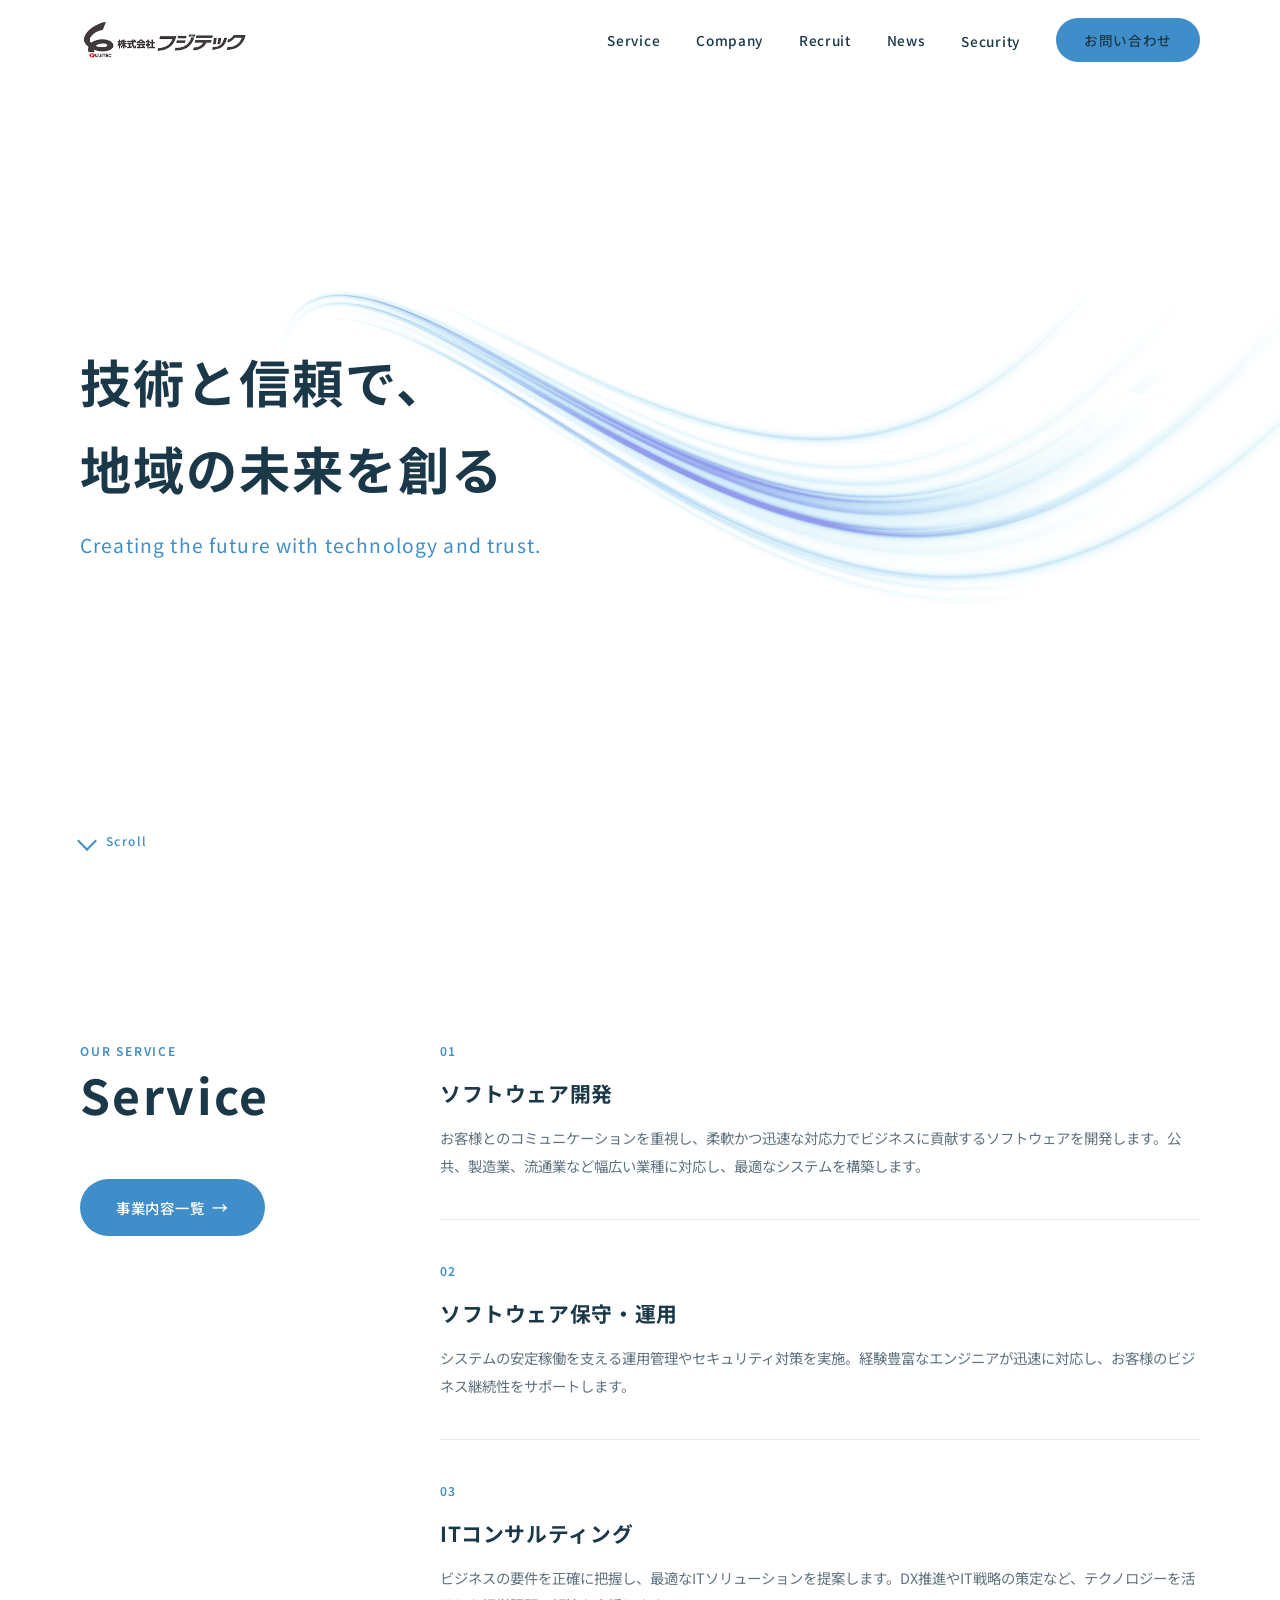
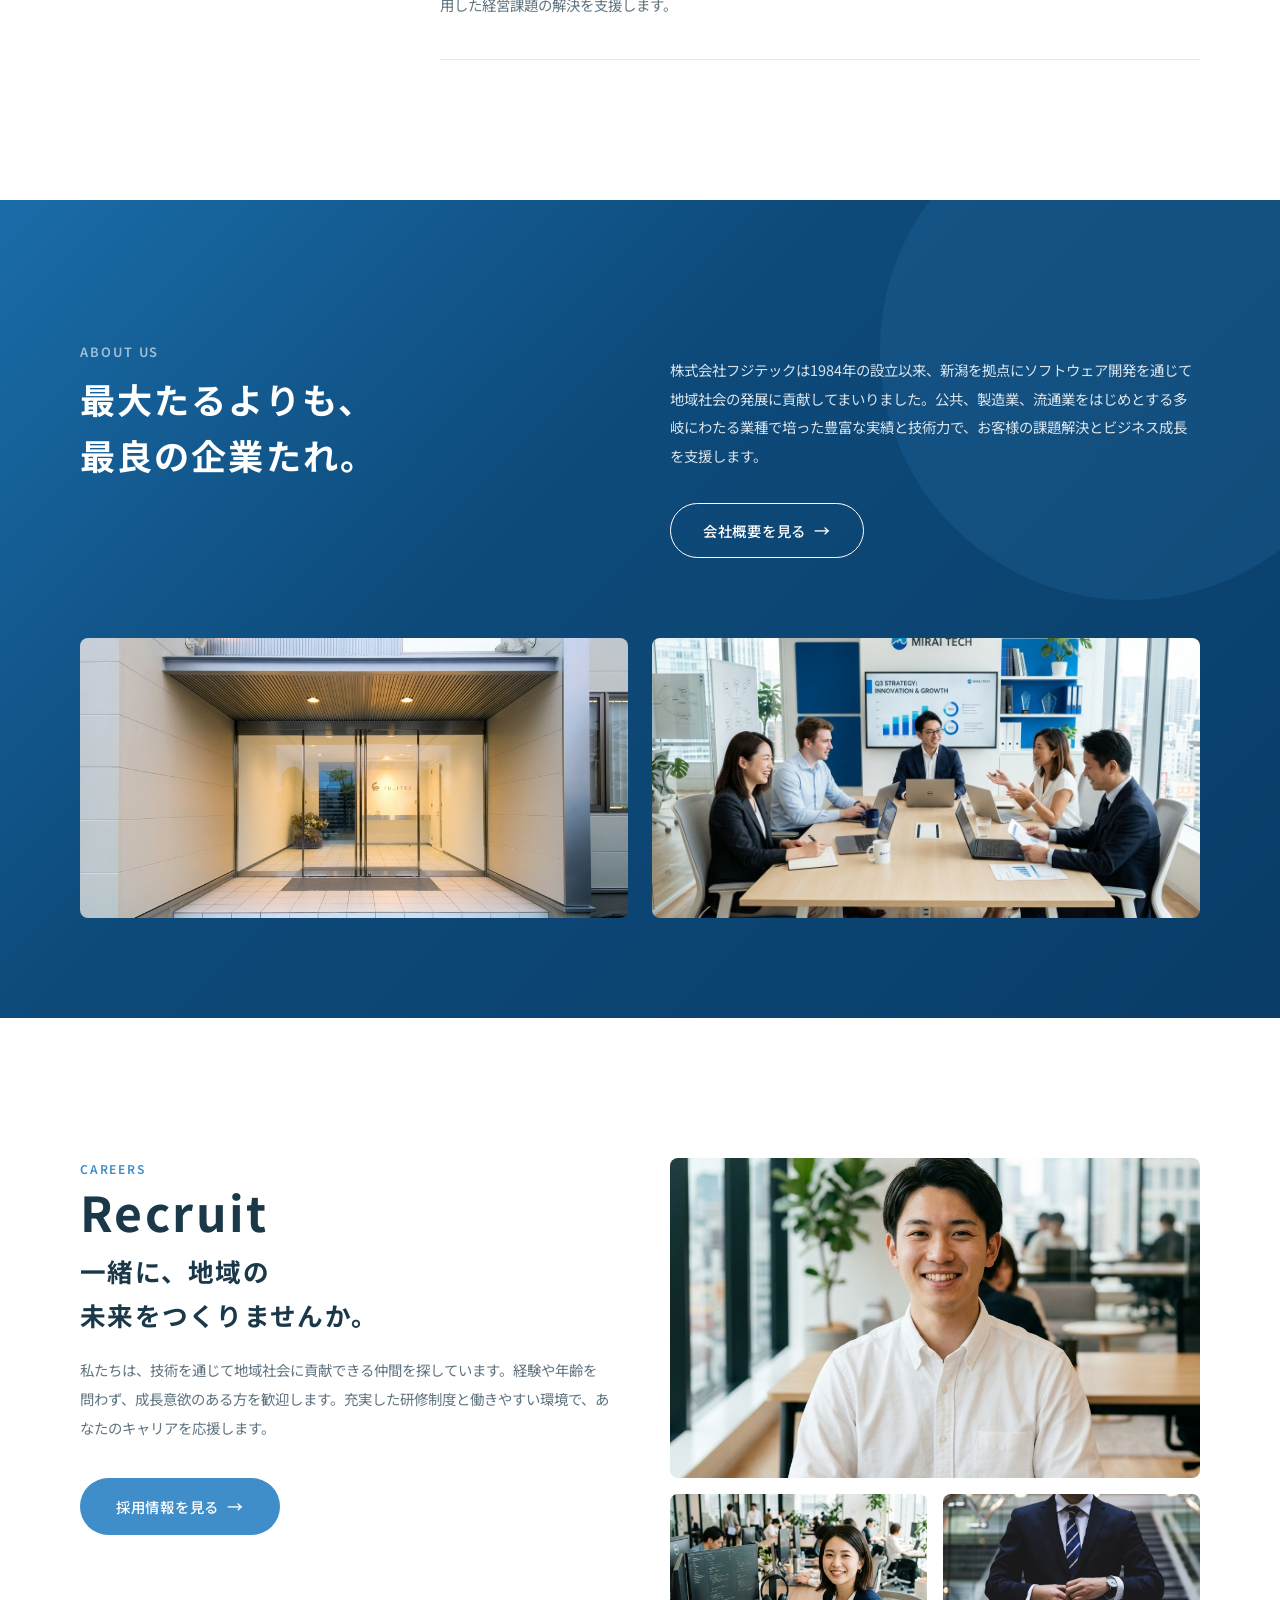
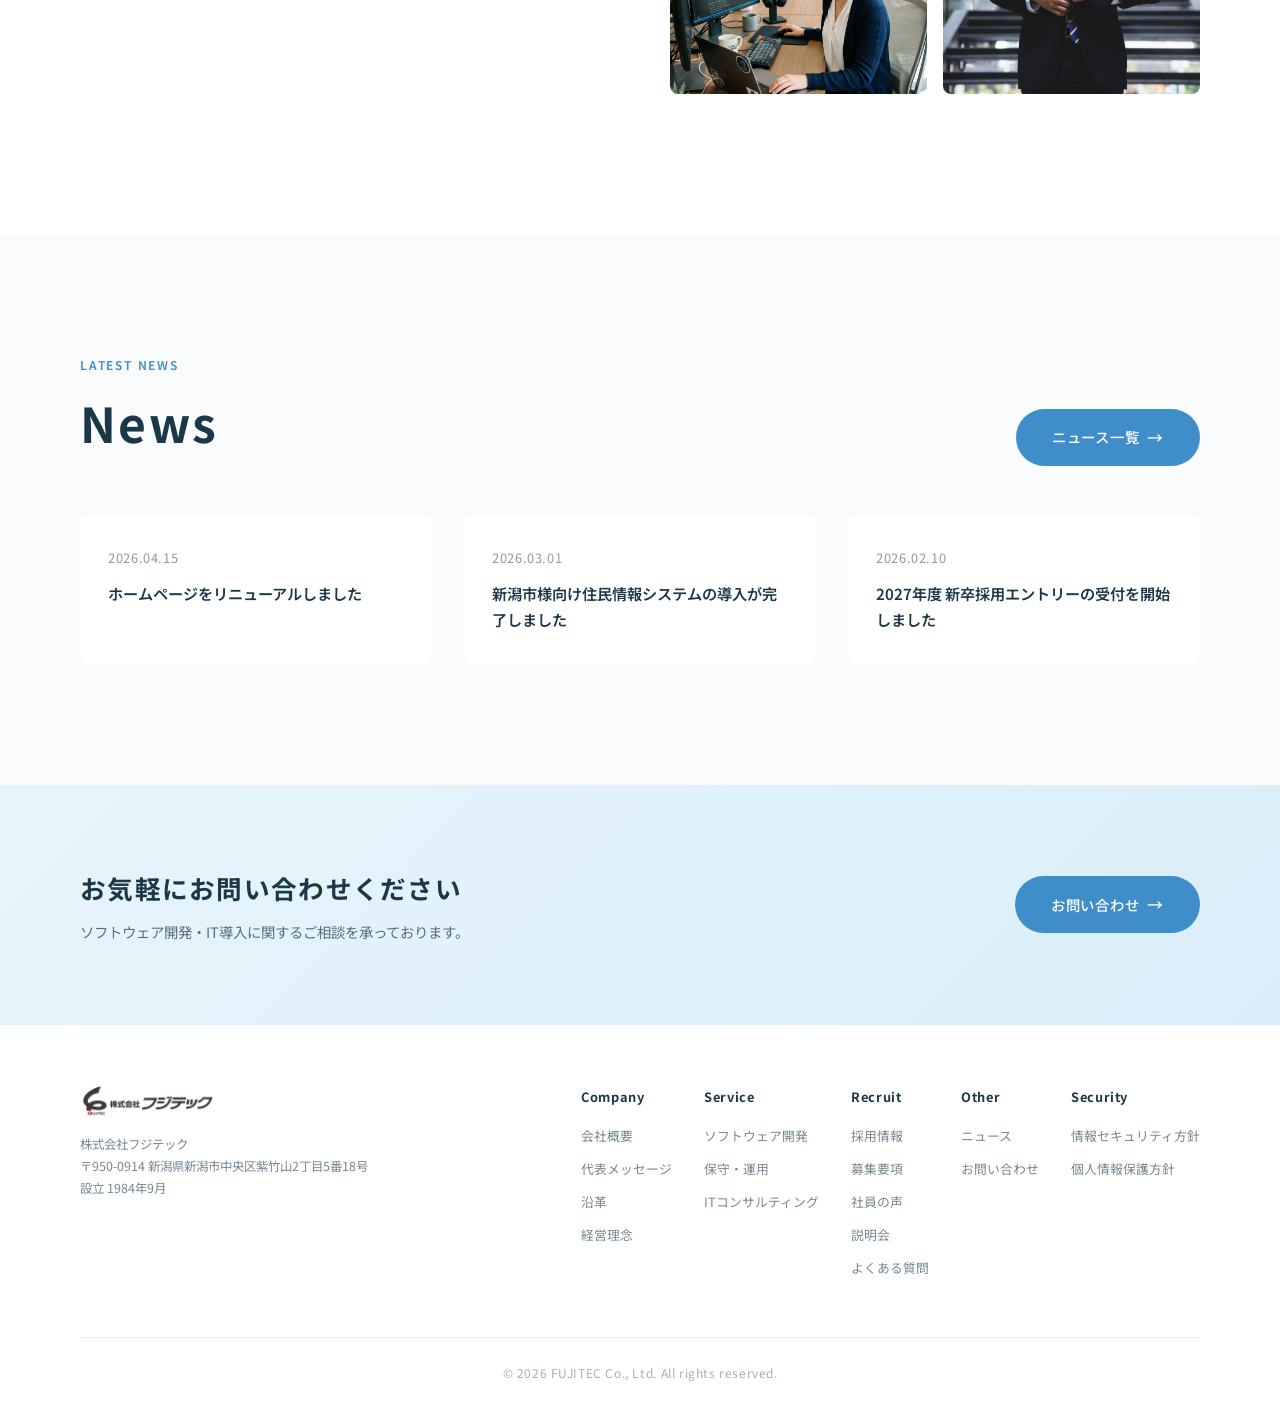
<file: index.html>
﻿<!DOCTYPE html>
<html lang="ja">
<head>
  <meta charset="UTF-8">
  <meta name="viewport" content="width=device-width, initial-scale=1.0">
  <title>株式会社フジテック｜技術と信頼で、地域の未来を創る</title>
  <meta name="description" content="株式会社フジテックは新潟県新潟市のソフトウェア開発会社です。公共・製造業・流通業向けのシステム開発、保守運用、ITコンサルティングで地域社会に貢献します。">

  <!-- Google Fonts -->
  <link rel="preconnect" href="https://fonts.googleapis.com">
  <link rel="preconnect" href="https://fonts.gstatic.com" crossorigin>
  <link href="https://fonts.googleapis.com/css2?family=Noto+Sans+JP:wght@300;400;500;700&display=swap" rel="stylesheet">

  <!-- Stylesheet -->
  <link rel="stylesheet" href="css/style.css?v=20260512b">

  <!-- Favicon (use logo) -->
  <link rel="icon" href="images/logo.png" type="image/png">
</head>
<body>

  <!-- ========== Header ========== -->
  <header class="header">
    <div class="header-inner">
      <a href="index.html" class="header-logo">
        <img src="images/logo.png" alt="株式会社フジテック">
      </a>

      <nav class="header-nav">
        <a href="service.html">Service</a>
        <a href="company.html">Company</a>
        <a href="recruit.html">Recruit</a>
        <a href="news.html">News</a>
        <div class="nav-dropdown">
          <a href="security-policy.html" class="nav-dropdown-trigger">Security</a>
          <div class="nav-dropdown-menu">
            <a href="security-policy.html">情報セキュリティ方針</a>
            <a href="privacy-policy.html">個人情報保護方針</a>
          </div>
        </div>
        <a href="contact.html" class="header-contact">お問い合わせ</a>
      </nav>

      <button class="hamburger" aria-label="メニュー">
        <span></span>
        <span></span>
        <span></span>
      </button>
    </div>
  </header>

  <!-- Mobile Menu -->
  <div class="mobile-menu-overlay"></div>
  <div class="mobile-menu">
    <div class="mobile-menu-header">
      <a href="index.html" class="mobile-menu-logo"><img src="images/logo.png" alt="株式会社フジテック"></a>
      <button class="mobile-menu-close" aria-label="閉じる">&times;</button>
    </div>
    <a href="service.html">Service</a>
    <a href="company.html">Company</a>
    <a href="recruit.html">Recruit</a>
    <a href="news.html">News</a>
    <div class="mobile-menu-accordion">
      <button class="mobile-menu-accordion-btn">Security</button>
      <div class="mobile-menu-accordion-body">
        <a href="security-policy.html">情報セキュリティ方針</a>
        <a href="privacy-policy.html">個人情報保護方針</a>
      </div>
    </div>
    <a href="contact.html">お問い合わせ</a>
  </div>

  <!-- ========== Hero (SynX clone) ========== -->
  <section class="hero">
    <!-- Wave background (right-aligned, like SynX) -->
    <div class="hero-wave-wrap">
      <img src="images/wave-synx.png" alt="" class="hero-wave-img">
      <div class="hero-wave-mask"></div>
    </div>

    <!-- Middle: Title -->
    <div class="hero-middle">
      <h1 class="hero-title">技術と信頼で、<br>地域の未来を創る</h1>
      <p class="hero-en">Creating the future with technology and trust.</p>
    </div>

    <!-- Bottom: Scroll -->
    <div class="hero-bottom">
      <div class="hero-scroll-area">
        <span class="hero-scroll-arrow"></span>
        <span class="hero-scroll-text">Scroll</span>
      </div>
    </div>
  </section>

  <!-- ========== Service ========== -->
  <section class="section-service" id="service">
    <div class="inner">
      <div class="service-layout">

        <div class="service-left fade-in-left">
          <p class="section-en">Our Service</p>
          <h2>Service</h2>
          <a href="service.html" class="btn-primary" style="margin-top: 24px;">事業内容一覧</a>
        </div>

        <div class="service-right stagger-children">
          <div class="service-item fade-in">
            <p class="service-num">01</p>
            <h3>ソフトウェア開発</h3>
            <p>お客様とのコミュニケーションを重視し、柔軟かつ迅速な対応力でビジネスに貢献するソフトウェアを開発します。公共、製造業、流通業など幅広い業種に対応し、最適なシステムを構築します。</p>
          </div>
          <div class="service-item fade-in">
            <p class="service-num">02</p>
            <h3>ソフトウェア保守・運用</h3>
            <p>システムの安定稼働を支える運用管理やセキュリティ対策を実施。経験豊富なエンジニアが迅速に対応し、お客様のビジネス継続性をサポートします。</p>
          </div>
          <div class="service-item fade-in">
            <p class="service-num">03</p>
            <h3>ITコンサルティング</h3>
            <p>ビジネスの要件を正確に把握し、最適なITソリューションを提案します。DX推進やIT戦略の策定など、テクノロジーを活用した経営課題の解決を支援します。</p>
          </div>
        </div>

      </div>
    </div>
  </section>

  <!-- ========== Company ========== -->
  <section class="section-company" id="company">
    <div class="inner">
      <div class="company-top">

        <div class="company-top-left fade-in-left">
          <p class="section-en">About Us</p>
          <h2>最大たるよりも、<br>最良の企業たれ。</h2>
        </div>

        <div class="company-top-right fade-in-right">
          <p>株式会社フジテックは1984年の設立以来、新潟を拠点にソフトウェア開発を通じて地域社会の発展に貢献してまいりました。公共、製造業、流通業をはじめとする多岐にわたる業種で培った豊富な実績と技術力で、お客様の課題解決とビジネス成長を支援します。</p>
          <a href="company.html" class="btn-outline">会社概要を見る</a>
        </div>

      </div>

      <div class="company-images fade-in">
        <img src="images/company.jpg" alt="オフィス風景">
        <img src="images/team.png" alt="チームミーティング">
      </div>
    </div>
  </section>

  <!-- ========== Recruit ========== -->
  <section class="section-recruit" id="recruit">
    <div class="inner">
      <div class="recruit-layout">

        <div class="recruit-left fade-in-left">
          <p class="section-en">Careers</p>
          <h2>Recruit</h2>
          <p class="recruit-catch">一緒に、地域の<br>未来をつくりませんか。</p>
          <p class="recruit-desc">私たちは、技術を通じて地域社会に貢献できる仲間を探しています。経験や年齢を問わず、成長意欲のある方を歓迎します。充実した研修制度と働きやすい環境で、あなたのキャリアを応援します。</p>
          <a href="recruit.html" class="btn-primary">採用情報を見る</a>
        </div>

        <div class="recruit-photos fade-in-right">
          <div class="photo-main">
            <img src="images/recruit1.png" alt="若手エンジニア">
          </div>
          <div class="photo-sub">
            <img src="images/recruit2.png" alt="開発チーム">
          </div>
          <div class="photo-sub">
            <img src="images/consulting.jpg" alt="コンサルティング">
          </div>
        </div>

      </div>
    </div>
  </section>

  <!-- ========== News ========== -->
  <section class="section-news" id="news">
    <div class="inner">
      <div class="news-header fade-in">
        <div class="news-header-left">
          <p class="section-en">Latest News</p>
          <h2>News</h2>
        </div>
        <a href="news.html" class="btn-primary">ニュース一覧</a>
      </div>

      <div class="news-grid stagger-children">
        <div class="news-card fade-in">
          <p class="news-date">2026.04.15</p>
          <p class="news-title">ホームページをリニューアルしました</p>
        </div>
        <div class="news-card fade-in">
          <p class="news-date">2026.03.01</p>
          <p class="news-title">新潟市様向け住民情報システムの導入が完了しました</p>
        </div>
        <div class="news-card fade-in">
          <p class="news-date">2026.02.10</p>
          <p class="news-title">2027年度 新卒採用エントリーの受付を開始しました</p>
        </div>
      </div>
    </div>
  </section>

  <!-- ========== Contact CTA ========== -->
  <section class="section-contact" id="contact">
    <div class="inner">
      <div class="contact-inner fade-in">
        <div class="contact-text">
          <h2>お気軽にお問い合わせください</h2>
          <p>ソフトウェア開発・IT導入に関するご相談を承っております。</p>
        </div>
        <a href="contact.html" class="btn-primary">お問い合わせ</a>
      </div>
    </div>
  </section>

  <!-- ========== Footer ========== -->
  <footer class="footer">
    <div class="inner">
      <div class="footer-top">

        <div class="footer-left">
          <div class="footer-logo">
            <a href="index.html"><img src="images/logo.png" alt="株式会社フジテック"></a>
          </div>
          <p class="footer-company-info">
            株式会社フジテック<br>
            〒950-0914 新潟県新潟市中央区紫竹山2丁目5番18号<br>
            設立 1984年9月
          </p>

        </div>

        <div class="footer-nav">
          <div class="footer-nav-col">
            <h4>Company</h4>
            <a href="company.html">会社概要</a>
            <a href="company.html#message">代表メッセージ</a>
            <a href="company.html#history">沿革</a>
            <a href="company.html#philosophy">経営理念</a>
          </div>
          <div class="footer-nav-col">
            <h4>Service</h4>
            <a href="service.html#dev">ソフトウェア開発</a>
            <a href="service.html#maintenance">保守・運用</a>
            <a href="service.html#consulting">ITコンサルティング</a>
          </div>
          <div class="footer-nav-col">
            <h4>Recruit</h4>
            <a href="recruit.html">採用情報</a>
            <a href="recruit.html#positions">募集要項</a>
            <a href="recruit.html#interview">社員の声</a>
            <a href="recruit.html#careers">説明会</a>
            <a href="recruit.html#faq">よくある質問</a>
          </div>
          <div class="footer-nav-col">
            <h4>Other</h4>
            <a href="news.html">ニュース</a>
            <a href="contact.html">お問い合わせ</a>
          </div>
          <div class="footer-nav-col">
            <h4>Security</h4>
            <a href="security-policy.html">情報セキュリティ方針</a>
            <a href="privacy-policy.html">個人情報保護方針</a>
          </div>
        </div>

      </div>

      <div class="footer-bottom">
        <p>&copy; 2026 FUJITEC Co., Ltd. All rights reserved.</p>
      </div>
    </div>
  </footer>

  <!-- JS -->
  <script src="js/main.js?v=20260512b"></script>
</body>
</html>
</file>
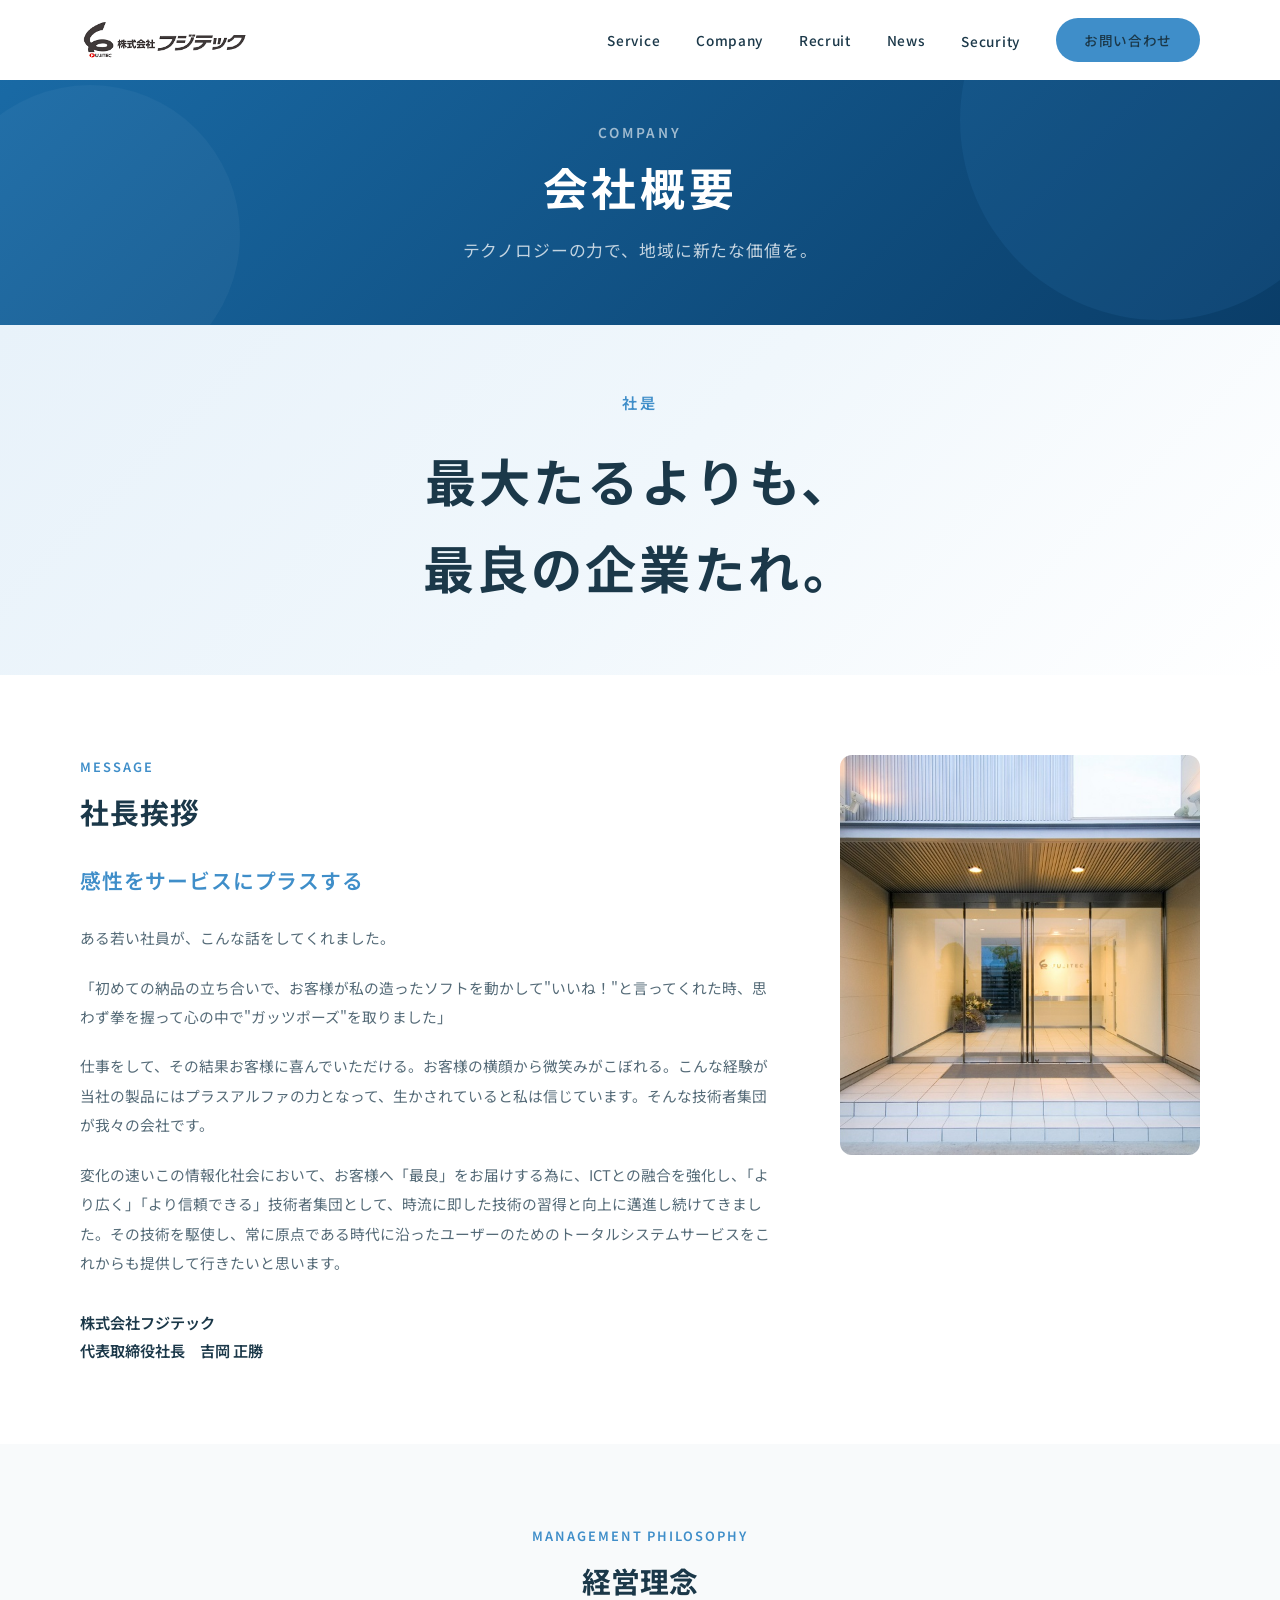
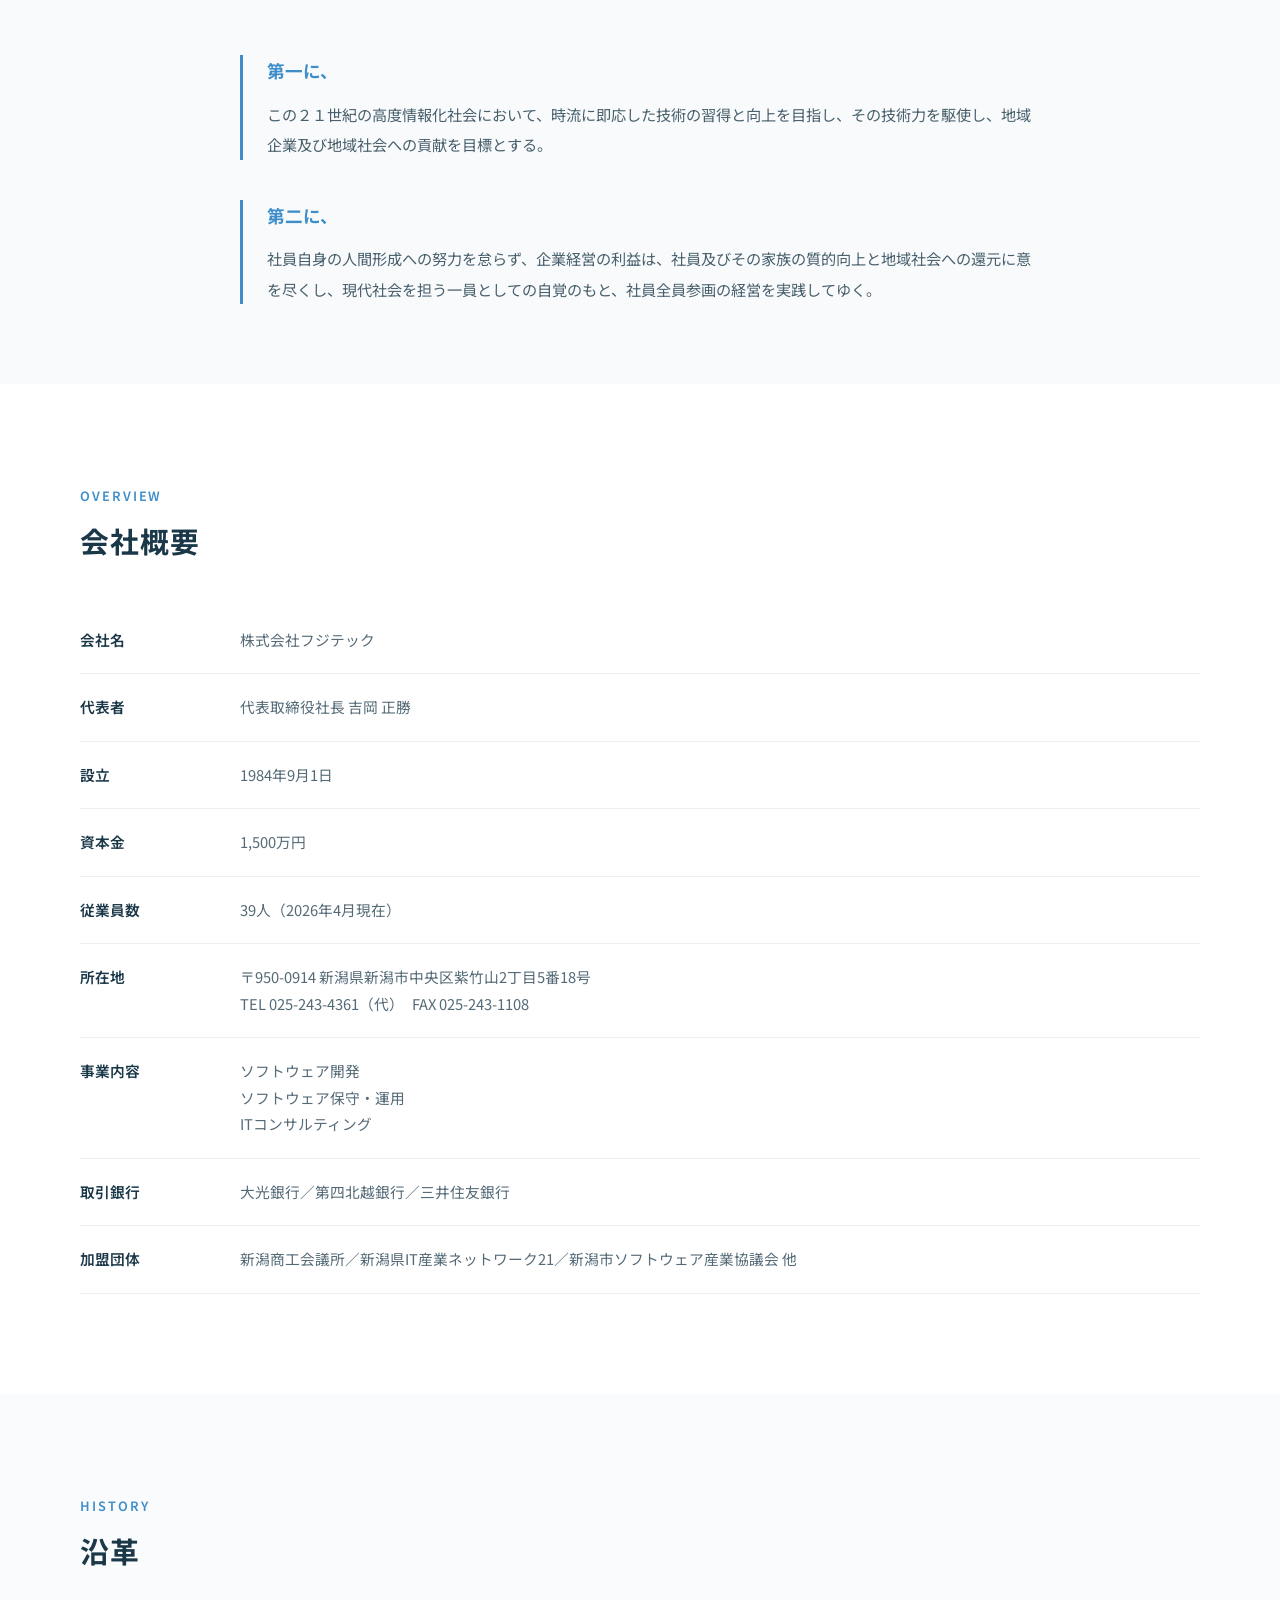
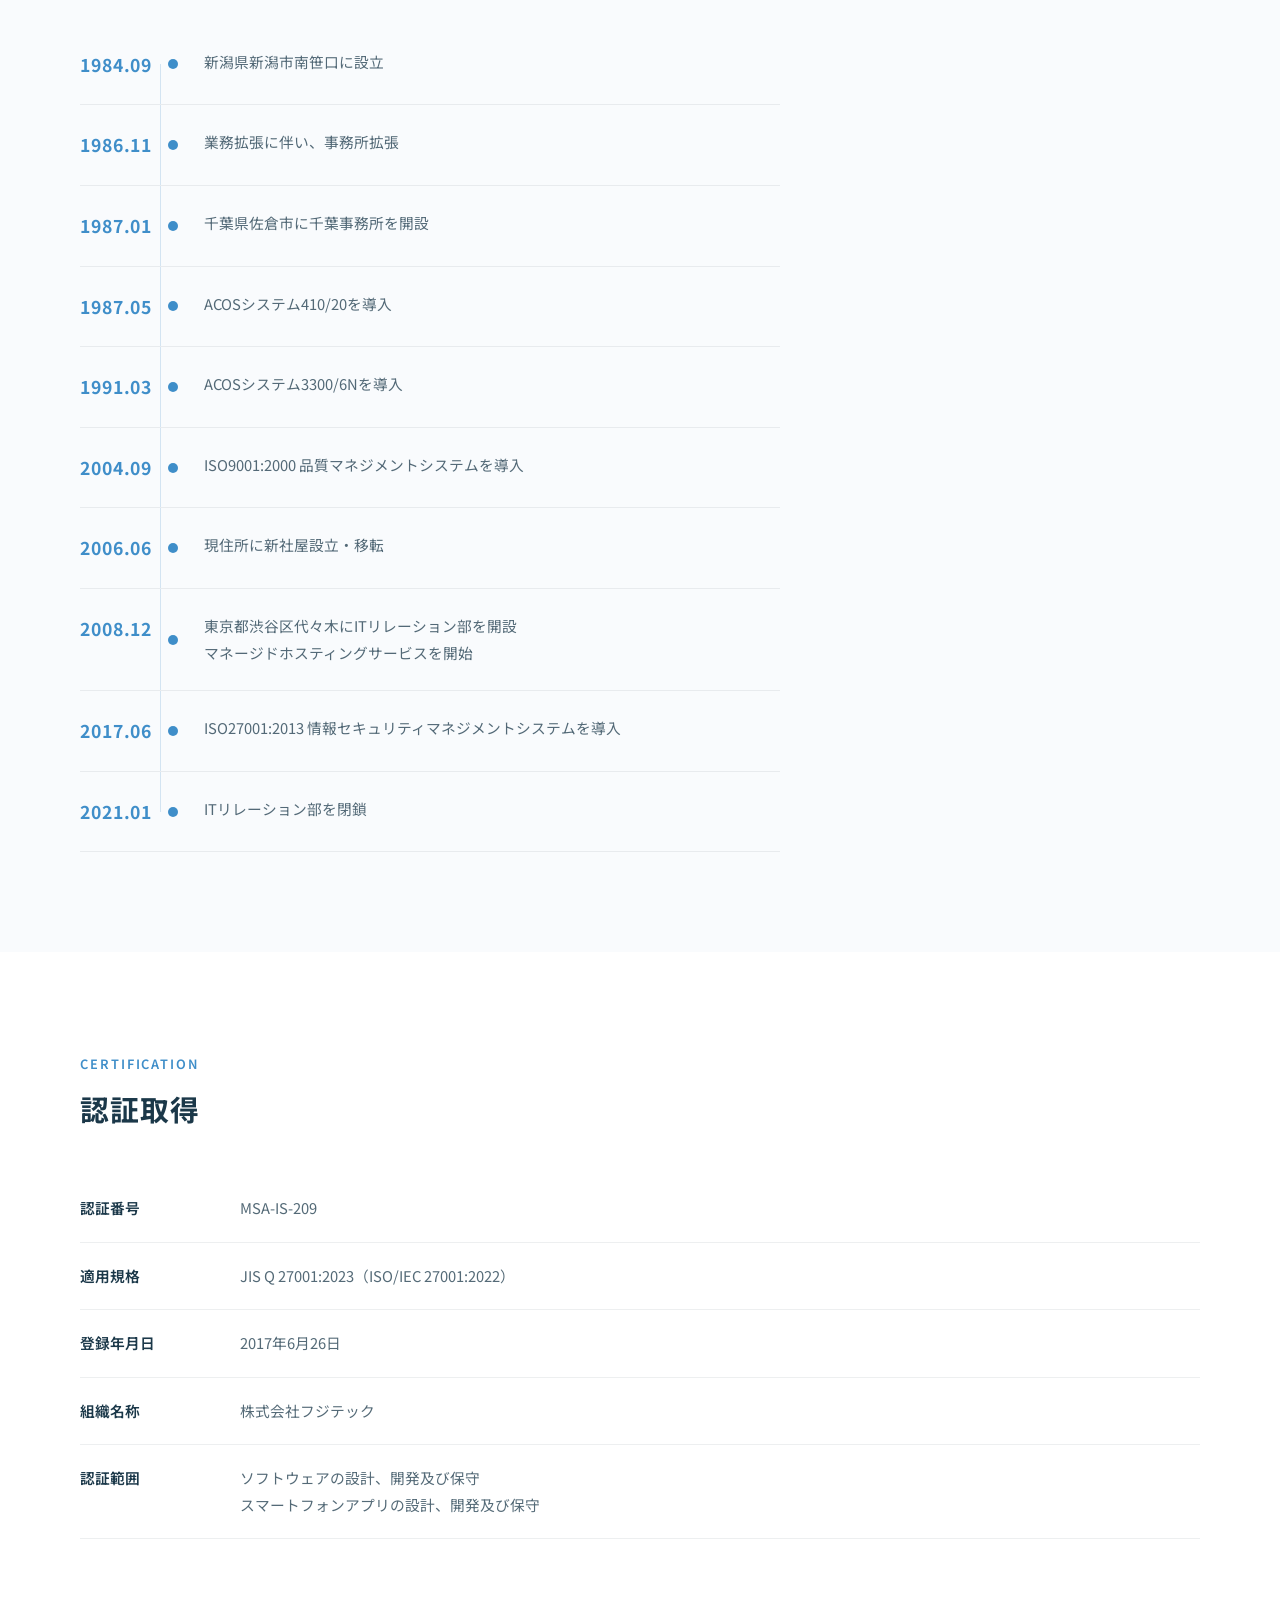
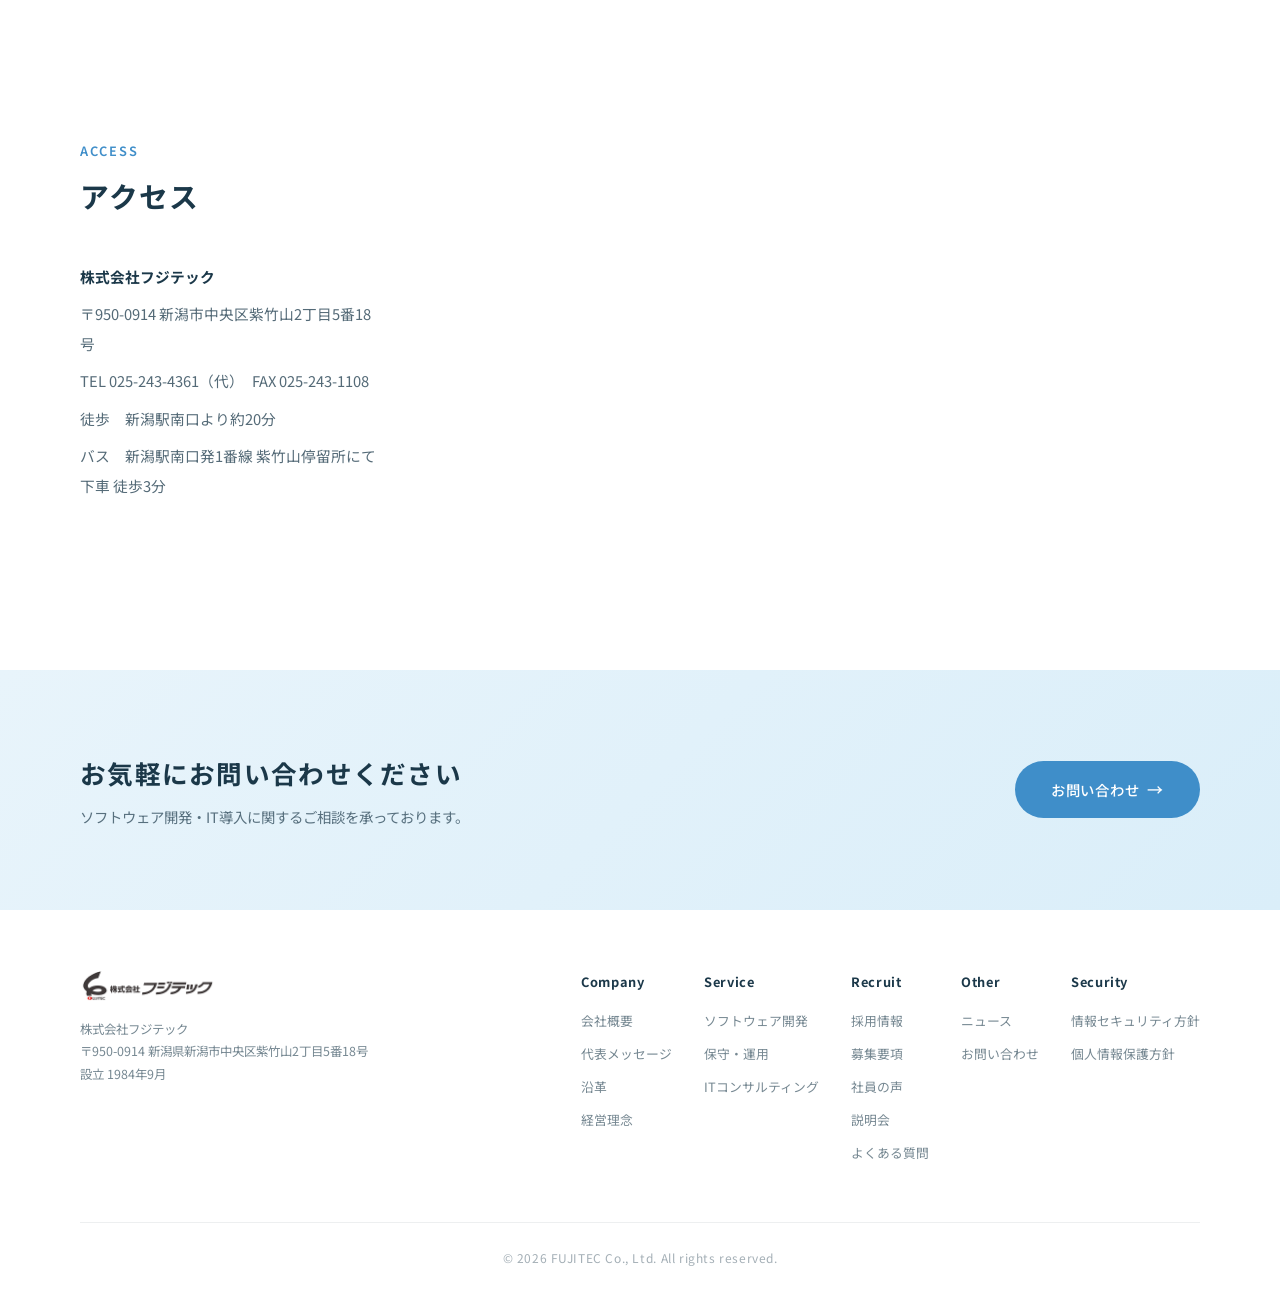
<file: company.html>
﻿<!DOCTYPE html>
<html lang="ja">
<head>
  <meta charset="UTF-8">
  <meta name="viewport" content="width=device-width, initial-scale=1.0">
  <title>会社概要｜株式会社フジテック</title>
  <meta name="description" content="株式会社フジテックの会社概要。1984年設立、新潟県新潟市を拠点にソフトウェア開発で地域社会に貢献しています。">

  <!-- Google Fonts -->
  <link rel="preconnect" href="https://fonts.googleapis.com">
  <link rel="preconnect" href="https://fonts.gstatic.com" crossorigin>
  <link href="https://fonts.googleapis.com/css2?family=Noto+Sans+JP:wght@300;400;500;700&display=swap" rel="stylesheet">

  <!-- Stylesheet -->
  <link rel="stylesheet" href="css/style.css?v=20260512b">

  <!-- Favicon -->
  <link rel="icon" href="images/logo.png" type="image/png">
</head>
<body class="subpage">

  <!-- ========== Header ========== -->
  <header class="header is-scrolled">
    <div class="header-inner">
      <a href="index.html" class="header-logo">
        <img src="images/logo.png" alt="株式会社フジテック">
      </a>

      <nav class="header-nav">
        <a href="service.html">Service</a>
        <a href="company.html">Company</a>
        <a href="recruit.html">Recruit</a>
        <a href="news.html">News</a>
        <div class="nav-dropdown">
          <a href="security-policy.html" class="nav-dropdown-trigger">Security</a>
          <div class="nav-dropdown-menu">
            <a href="security-policy.html">情報セキュリティ方針</a>
            <a href="privacy-policy.html">個人情報保護方針</a>
          </div>
        </div>
        <a href="contact.html" class="header-contact">お問い合わせ</a>
      </nav>

      <button class="hamburger" aria-label="メニュー">
        <span></span>
        <span></span>
        <span></span>
      </button>
    </div>
  </header>

  <!-- Mobile Menu -->
  <div class="mobile-menu-overlay"></div>
  <div class="mobile-menu">
    <div class="mobile-menu-header">
      <a href="index.html" class="mobile-menu-logo"><img src="images/logo.png" alt="株式会社フジテック"></a>
      <button class="mobile-menu-close" aria-label="閉じる">&times;</button>
    </div>
    <a href="service.html">Service</a>
    <a href="company.html">Company</a>
    <a href="recruit.html">Recruit</a>
    <a href="news.html">News</a>
    <div class="mobile-menu-accordion">
      <button class="mobile-menu-accordion-btn">Security</button>
      <div class="mobile-menu-accordion-body">
        <a href="security-policy.html">情報セキュリティ方針</a>
        <a href="privacy-policy.html">個人情報保護方針</a>
      </div>
    </div>
    <a href="contact.html">お問い合わせ</a>
  </div>

  <!-- ========== Page Hero ========== -->
  <section class="page-hero">
    <div class="page-hero-inner">
      <p class="page-hero-en">Company</p>
      <h1 class="page-hero-title">会社概要</h1>
      <p class="page-hero-sub">テクノロジーの力で、地域に新たな価値を。</p>
    </div>
  </section>

  <!-- ========== 社是 (Corporate Motto) ========== -->
  <section class="company-motto">
    <div class="inner">
      <div class="motto-content fade-in">
        <p class="motto-label">社是</p>
        <h2 class="motto-title">最大たるよりも、<br>最良の企業たれ。</h2>
      </div>
    </div>
  </section>

  <!-- ========== 社長挨拶 (CEO Message) ========== -->
  <section class="company-message" id="message">
    <div class="inner">
      <div class="message-layout fade-in">
        <div class="message-text">
          <p class="section-en">Message</p>
          <h2>社長挨拶</h2>
          <h3 class="message-catch">感性をサービスにプラスする</h3>
          <p class="message-body">ある若い社員が、こんな話をしてくれました。</p>
          <p class="message-body">「初めての納品の立ち合いで、お客様が私の造ったソフトを動かして"いいね！"と言ってくれた時、思わず拳を握って心の中で"ガッツポーズ"を取りました」</p>
          <p class="message-body">仕事をして、その結果お客様に喜んでいただける。お客様の横顔から微笑みがこぼれる。こんな経験が当社の製品にはプラスアルファの力となって、生かされていると私は信じています。そんな技術者集団が我々の会社です。</p>
          <p class="message-body">変化の速いこの情報化社会において、お客様へ「最良」をお届けする為に、ICTとの融合を強化し、「より広く」「より信頼できる」技術者集団として、時流に即した技術の習得と向上に邁進し続けてきました。その技術を駆使し、常に原点である時代に沿ったユーザーのためのトータルシステムサービスをこれからも提供して行きたいと思います。</p>
          <p class="message-name">株式会社フジテック<br>代表取締役社長　吉岡 正勝</p>
        </div>
        <div class="message-image">
          <img src="images/company.jpg" alt="代表取締役">
        </div>
      </div>
    </div>
  </section>

  <!-- ========== 経営理念 (Management Philosophy) ========== -->
  <section class="company-philosophy" id="philosophy">
    <div class="inner">
      <div class="philosophy-content fade-in">
        <p class="section-en">Management Philosophy</p>
        <h2>経営理念</h2>
        <div class="philosophy-body">
          <div class="philosophy-item">
            <p class="philosophy-num">第一に、</p>
            <p class="philosophy-text">この２１世紀の高度情報化社会において、時流に即応した技術の習得と向上を目指し、その技術力を駆使し、地域企業及び地域社会への貢献を目標とする。</p>
          </div>
          <div class="philosophy-item">
            <p class="philosophy-num">第二に、</p>
            <p class="philosophy-text">社員自身の人間形成への努力を怠らず、企業経営の利益は、社員及びその家族の質的向上と地域社会への還元に意を尽くし、現代社会を担う一員としての自覚のもと、社員全員参画の経営を実践してゆく。</p>
          </div>
        </div>
      </div>
    </div>
  </section>

  <!-- ========== Company Overview Table ========== -->
  <section class="company-overview">
    <div class="inner">
      <div class="overview-content fade-in">
        <p class="section-en">Overview</p>
        <h2>会社概要</h2>
        <table class="overview-table">
          <tbody>
            <tr>
              <th>会社名</th>
              <td>株式会社フジテック</td>
            </tr>
            <tr>
              <th>代表者</th>
              <td>代表取締役社長 吉岡 正勝</td>
            </tr>
            <tr>
              <th>設立</th>
              <td>1984年9月1日</td>
            </tr>
            <tr>
              <th>資本金</th>
              <td>1,500万円</td>
            </tr>
            <tr>
              <th>従業員数</th>
              <td>39人（2026年4月現在）</td>
            </tr>
            <tr>
              <th>所在地</th>
              <td>〒950-0914 新潟県新潟市中央区紫竹山2丁目5番18号<br>TEL 025-243-4361（代）　FAX 025-243-1108</td>
            </tr>
            <tr>
              <th>事業内容</th>
              <td>
                ソフトウェア開発<br>
                ソフトウェア保守・運用<br>
                ITコンサルティング
              </td>
            </tr>
            <tr>
              <th>取引銀行</th>
              <td>大光銀行／第四北越銀行／三井住友銀行</td>
            </tr>
            <tr>
              <th>加盟団体</th>
              <td>新潟商工会議所／新潟県IT産業ネットワーク21／新潟市ソフトウェア産業協議会 他</td>
            </tr>
          </tbody>
        </table>
      </div>
    </div>
  </section>

  <!-- ========== History ========== -->
  <section class="company-history" id="history">
    <div class="inner">
      <div class="history-content fade-in">
        <p class="section-en">History</p>
        <h2>沿革</h2>
        <div class="history-timeline">
          <div class="timeline-item">
            <div class="timeline-year">1984.09</div>
            <div class="timeline-text">新潟県新潟市南笹口に設立</div>
          </div>
          <div class="timeline-item">
            <div class="timeline-year">1986.11</div>
            <div class="timeline-text">業務拡張に伴い、事務所拡張</div>
          </div>
          <div class="timeline-item">
            <div class="timeline-year">1987.01</div>
            <div class="timeline-text">千葉県佐倉市に千葉事務所を開設</div>
          </div>
          <div class="timeline-item">
            <div class="timeline-year">1987.05</div>
            <div class="timeline-text">ACOSシステム410/20を導入</div>
          </div>
          <div class="timeline-item">
            <div class="timeline-year">1991.03</div>
            <div class="timeline-text">ACOSシステム3300/6Nを導入</div>
          </div>
          <div class="timeline-item">
            <div class="timeline-year">2004.09</div>
            <div class="timeline-text">ISO9001:2000 品質マネジメントシステムを導入</div>
          </div>
          <div class="timeline-item">
            <div class="timeline-year">2006.06</div>
            <div class="timeline-text">現住所に新社屋設立・移転</div>
          </div>
          <div class="timeline-item">
            <div class="timeline-year">2008.12</div>
            <div class="timeline-text">東京都渋谷区代々木にITリレーション部を開設<br>マネージドホスティングサービスを開始</div>
          </div>
          <div class="timeline-item">
            <div class="timeline-year">2017.06</div>
            <div class="timeline-text">ISO27001:2013 情報セキュリティマネジメントシステムを導入</div>
          </div>
          <div class="timeline-item">
            <div class="timeline-year">2021.01</div>
            <div class="timeline-text">ITリレーション部を閉鎖</div>
          </div>
        </div>
      </div>
    </div>
  </section>

  <!-- ========== Certification ========== -->
  <section class="company-overview" id="certification">
    <div class="inner">
      <div class="overview-content fade-in">
        <p class="section-en">Certification</p>
        <h2>認証取得</h2>
        <table class="overview-table">
          <tbody>
            <tr>
              <th>認証番号</th>
              <td>MSA-IS-209</td>
            </tr>
            <tr>
              <th>適用規格</th>
              <td>JIS Q 27001:2023（ISO/IEC 27001:2022）</td>
            </tr>
            <tr>
              <th>登録年月日</th>
              <td>2017年6月26日</td>
            </tr>
            <tr>
              <th>組織名称</th>
              <td>株式会社フジテック</td>
            </tr>
            <tr>
              <th>認証範囲</th>
              <td>ソフトウェアの設計、開発及び保守<br>スマートフォンアプリの設計、開発及び保守</td>
            </tr>
          </tbody>
        </table>
      </div>
    </div>
  </section>

  <!-- ========== Access ========== -->
  <section class="company-access" id="access">
    <div class="inner">
      <div class="access-content fade-in">
        <p class="section-en">Access</p>
        <h2>アクセス</h2>
        <div class="access-layout">
          <div class="access-info">
            <p><strong>株式会社フジテック</strong></p>
            <p>〒950-0914 新潟市中央区紫竹山2丁目5番18号</p>
            <p>TEL 025-243-4361（代）　FAX 025-243-1108</p>
            <p>徒歩　新潟駅南口より約20分</p>
            <p>バス　新潟駅南口発1番線 紫竹山停留所にて下車 徒歩3分</p>
          </div>
          <div class="access-map">
            <iframe src="https://www.google.com/maps?q=%E6%A0%AA%E5%BC%8F%E4%BC%9A%E7%A4%BE%E3%83%95%E3%82%B8%E3%83%86%E3%83%83%E3%82%AF+%E6%96%B0%E6%BD%9F%E7%9C%8C%E6%96%B0%E6%BD%9F%E5%B8%82%E4%B8%AD%E5%A4%AE%E5%8C%BA%E7%B4%AB%E7%AB%B9%E5%B1%B12%E4%B8%81%E7%9B%AE5-18&output=embed&z=16" width="100%" height="300" style="border:0;" allowfullscreen="" loading="lazy" referrerpolicy="no-referrer-when-downgrade"></iframe>
          </div>
        </div>
      </div>
    </div>
  </section>

  <!-- ========== Contact CTA ========== -->
  <section class="section-contact">
    <div class="inner">
      <div class="contact-inner fade-in">
        <div class="contact-text">
          <h2>お気軽にお問い合わせください</h2>
          <p>ソフトウェア開発・IT導入に関するご相談を承っております。</p>
        </div>
        <a href="contact.html" class="btn-primary">お問い合わせ</a>
      </div>
    </div>
  </section>

  <!-- ========== Footer ========== -->
  <footer class="footer">
    <div class="inner">
      <div class="footer-top">
        <div class="footer-left">
          <div class="footer-logo">
            <a href="index.html"><img src="images/logo.png" alt="株式会社フジテック"></a>
          </div>
          <p class="footer-company-info">
            株式会社フジテック<br>
            〒950-0914 新潟県新潟市中央区紫竹山2丁目5番18号<br>
            設立 1984年9月
          </p>

        </div>
        <div class="footer-nav">
          <div class="footer-nav-col">
            <h4>Company</h4>
            <a href="company.html">会社概要</a>
            <a href="company.html#message">代表メッセージ</a>
            <a href="company.html#history">沿革</a>
            <a href="company.html#philosophy">経営理念</a>
          </div>
          <div class="footer-nav-col">
            <h4>Service</h4>
            <a href="service.html#dev">ソフトウェア開発</a>
            <a href="service.html#maintenance">保守・運用</a>
            <a href="service.html#consulting">ITコンサルティング</a>
          </div>
          <div class="footer-nav-col">
            <h4>Recruit</h4>
            <a href="recruit.html">採用情報</a>
            <a href="recruit.html#positions">募集要項</a>
            <a href="recruit.html#interview">社員の声</a>
            <a href="recruit.html#careers">説明会</a>
            <a href="recruit.html#faq">よくある質問</a>
          </div>
          <div class="footer-nav-col">
            <h4>Other</h4>
            <a href="news.html">ニュース</a>
            <a href="contact.html">お問い合わせ</a>
          </div>
          <div class="footer-nav-col">
            <h4>Security</h4>
            <a href="security-policy.html">情報セキュリティ方針</a>
            <a href="privacy-policy.html">個人情報保護方針</a>
          </div>
        </div>
      </div>
      <div class="footer-bottom">
        <p>&copy; 2026 FUJITEC Co., Ltd. All rights reserved.</p>
      </div>
    </div>
  </footer>

  <!-- JS -->
  <script src="js/main.js?v=20260512b"></script>
</body>
</html>
</file>
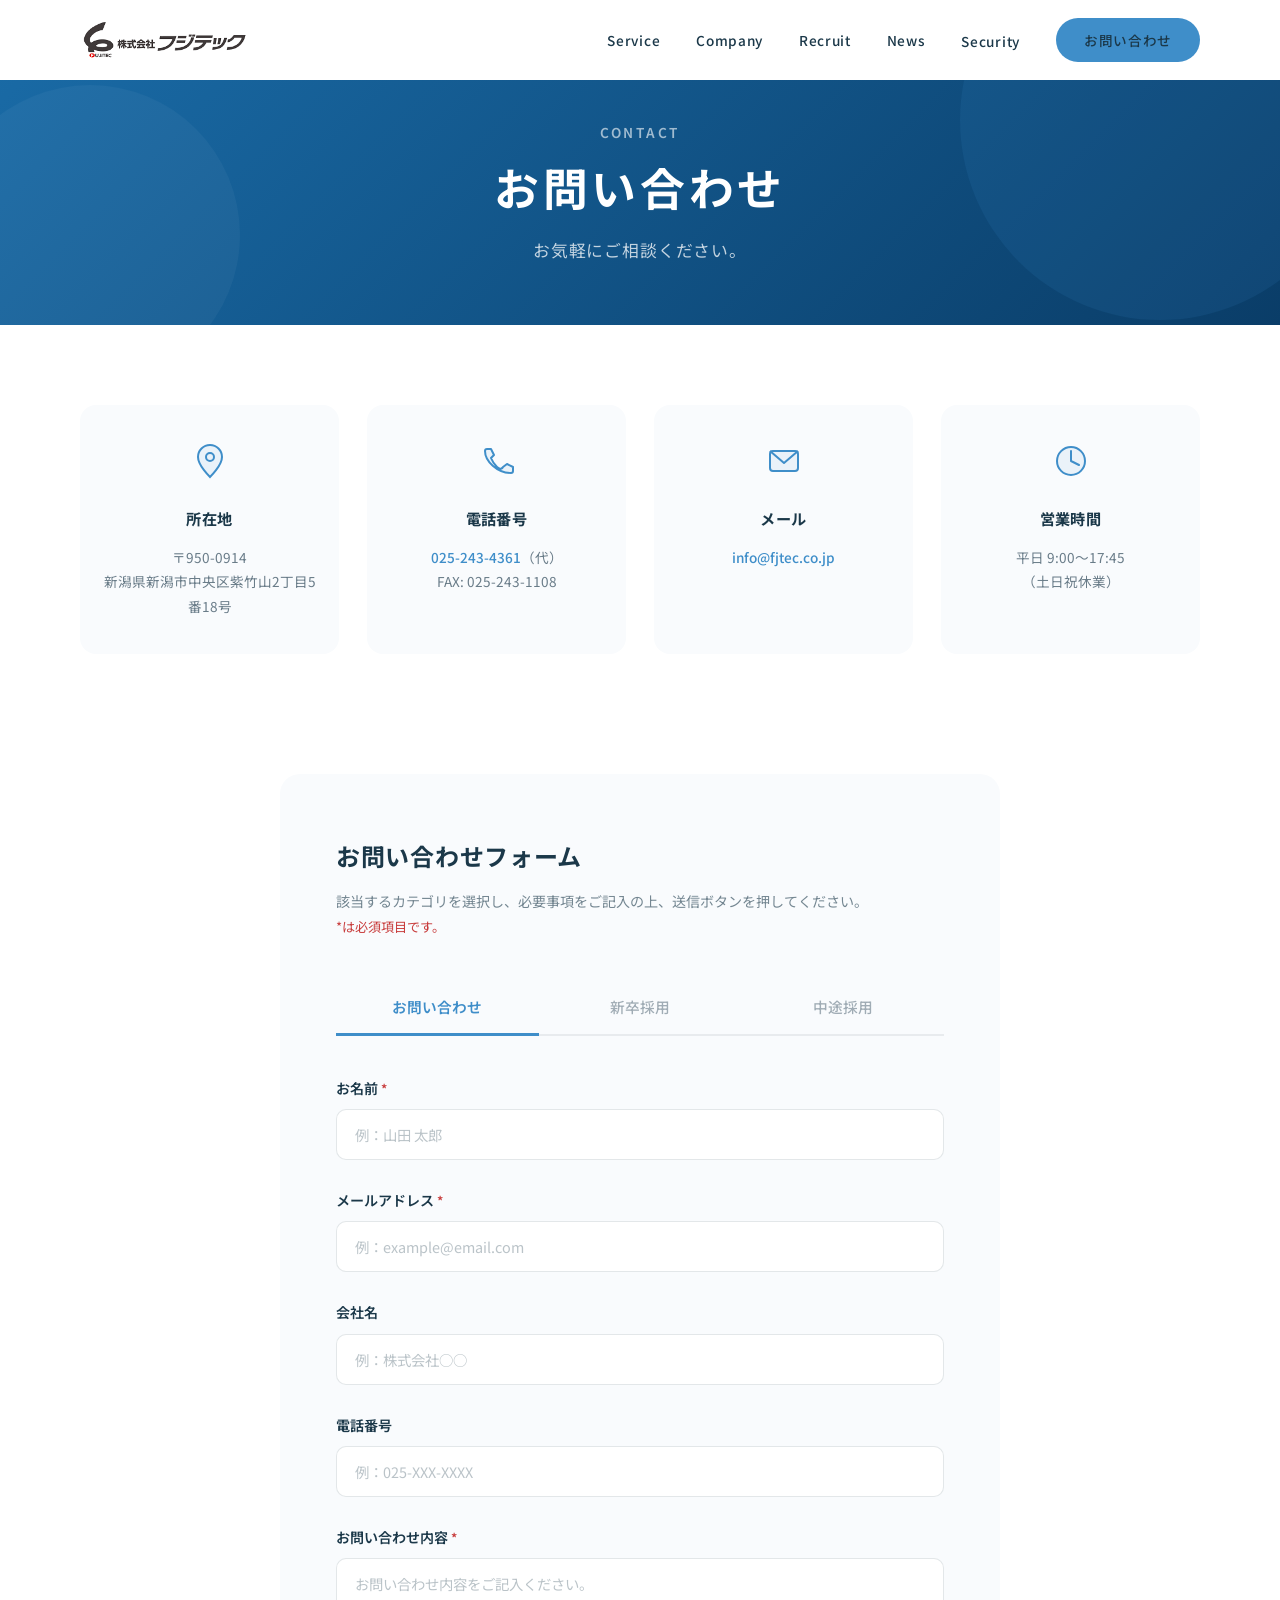
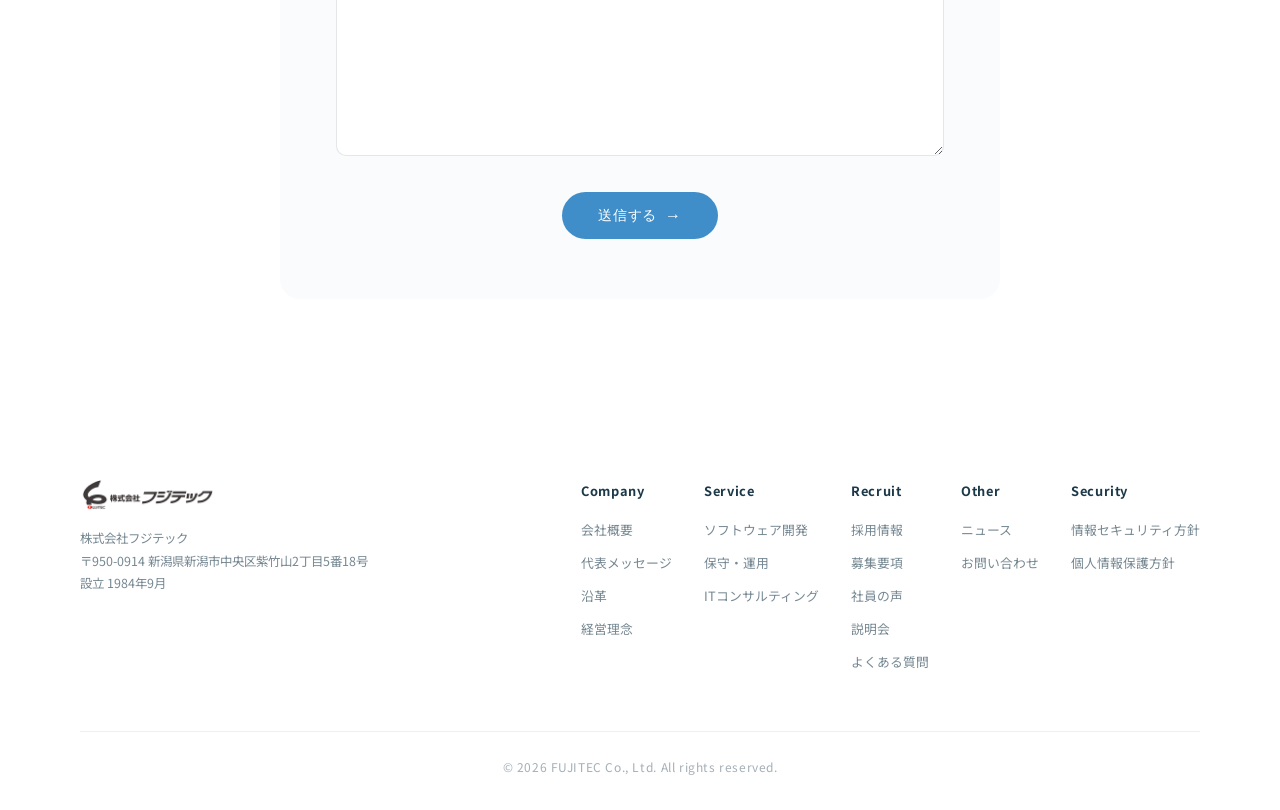
<file: contact.html>
﻿<!DOCTYPE html>
<html lang="ja">
<head>
  <meta charset="UTF-8">
  <meta name="viewport" content="width=device-width, initial-scale=1.0">
  <title>お問い合わせ｜株式会社フジテック</title>
  <meta name="description" content="株式会社フジテックへのお問い合わせページ。ソフトウェア開発・IT導入に関するご相談はお気軽にどうぞ。">

  <!-- Google Fonts -->
  <link rel="preconnect" href="https://fonts.googleapis.com">
  <link rel="preconnect" href="https://fonts.gstatic.com" crossorigin>
  <link href="https://fonts.googleapis.com/css2?family=Noto+Sans+JP:wght@300;400;500;700&display=swap" rel="stylesheet">

  <!-- Stylesheet -->
  <link rel="stylesheet" href="css/style.css?v=20260512b">

  <!-- Favicon -->
  <link rel="icon" href="images/logo.png" type="image/png">
</head>
<body class="subpage">

  <!-- ========== Header ========== -->
  <header class="header is-scrolled">
    <div class="header-inner">
      <a href="index.html" class="header-logo">
        <img src="images/logo.png" alt="株式会社フジテック">
      </a>

      <nav class="header-nav">
        <a href="service.html">Service</a>
        <a href="company.html">Company</a>
        <a href="recruit.html">Recruit</a>
        <a href="news.html">News</a>
        <div class="nav-dropdown">
          <a href="security-policy.html" class="nav-dropdown-trigger">Security</a>
          <div class="nav-dropdown-menu">
            <a href="security-policy.html">情報セキュリティ方針</a>
            <a href="privacy-policy.html">個人情報保護方針</a>
          </div>
        </div>
        <a href="contact.html" class="header-contact">お問い合わせ</a>
      </nav>

      <button class="hamburger" aria-label="メニュー">
        <span></span>
        <span></span>
        <span></span>
      </button>
    </div>
  </header>

  <!-- Mobile Menu -->
  <div class="mobile-menu-overlay"></div>
  <div class="mobile-menu">
    <div class="mobile-menu-header">
      <a href="index.html" class="mobile-menu-logo"><img src="images/logo.png" alt="株式会社フジテック"></a>
      <button class="mobile-menu-close" aria-label="閉じる">&times;</button>
    </div>
    <a href="service.html">Service</a>
    <a href="company.html">Company</a>
    <a href="recruit.html">Recruit</a>
    <a href="news.html">News</a>
    <div class="mobile-menu-accordion">
      <button class="mobile-menu-accordion-btn">Security</button>
      <div class="mobile-menu-accordion-body">
        <a href="security-policy.html">情報セキュリティ方針</a>
        <a href="privacy-policy.html">個人情報保護方針</a>
      </div>
    </div>
    <a href="contact.html">お問い合わせ</a>
  </div>

  <!-- ========== Page Hero ========== -->
  <section class="page-hero">
    <div class="page-hero-inner">
      <p class="page-hero-en">Contact</p>
      <h1 class="page-hero-title">お問い合わせ</h1>
      <p class="page-hero-sub">お気軽にご相談ください。</p>
    </div>
  </section>

  <!-- ========== Contact Info ========== -->
  <section class="contact-info-section">
    <div class="inner">
      <div class="contact-info-grid fade-in">
        <div class="contact-info-card">
          <div class="contact-info-icon">
            <svg width="40" height="40" viewBox="0 0 40 40" fill="none" xmlns="http://www.w3.org/2000/svg">
              <path d="M20 4C13.373 4 8 9.373 8 16C8 24.5 20 36 20 36C20 36 32 24.5 32 16C32 9.373 26.627 4 20 4Z" stroke="rgb(63,142,201)" stroke-width="2" fill="rgba(63,142,201,0.08)"/>
              <circle cx="20" cy="16" r="4" stroke="rgb(63,142,201)" stroke-width="2" fill="none"/>
            </svg>
          </div>
          <h3>所在地</h3>
          <p>〒950-0914<br>新潟県新潟市中央区紫竹山2丁目5番18号</p>
        </div>

        <div class="contact-info-card">
          <div class="contact-info-icon">
            <svg width="40" height="40" viewBox="0 0 40 40" fill="none" xmlns="http://www.w3.org/2000/svg">
              <path d="M8 10C8 8.89543 8.89543 8 10 8H14L17 14L14 17C14 17 16 22 20 26C24 30 26 26 26 26L30 23L36 26V30C36 31.1046 35.1046 32 34 32C20 32 8 20 8 10Z" stroke="rgb(63,142,201)" stroke-width="2" fill="rgba(63,142,201,0.08)" stroke-linejoin="round"/>
            </svg>
          </div>
          <h3>電話番号</h3>
          <p><a href="tel:025-243-4361">025-243-4361</a>（代）<br>FAX: 025-243-1108</p>
        </div>

        <div class="contact-info-card">
          <div class="contact-info-icon">
            <svg width="40" height="40" viewBox="0 0 40 40" fill="none" xmlns="http://www.w3.org/2000/svg">
              <rect x="6" y="10" width="28" height="20" rx="3" stroke="rgb(63,142,201)" stroke-width="2" fill="rgba(63,142,201,0.08)"/>
              <polyline points="6,10 20,22 34,10" stroke="rgb(63,142,201)" stroke-width="2" fill="none" stroke-linejoin="round"/>
            </svg>
          </div>
          <h3>メール</h3>
          <p><a href="mailto:info@fjtec.co.jp">info@fjtec.co.jp</a></p>
        </div>

        <div class="contact-info-card">
          <div class="contact-info-icon">
            <svg width="40" height="40" viewBox="0 0 40 40" fill="none" xmlns="http://www.w3.org/2000/svg">
              <circle cx="20" cy="20" r="14" stroke="rgb(63,142,201)" stroke-width="2" fill="rgba(63,142,201,0.08)"/>
              <polyline points="20,10 20,20 28,24" stroke="rgb(63,142,201)" stroke-width="2" fill="none" stroke-linecap="round" stroke-linejoin="round"/>
            </svg>
          </div>
          <h3>営業時間</h3>
          <p>平日 9:00〜17:45<br>（土日祝休業）</p>
        </div>
      </div>
    </div>
  </section>

  <!-- ========== Contact Form ========== -->
  <section class="contact-form-section">
    <div class="inner">
      <div class="contact-form-wrapper fade-in">
        <div class="contact-form-header">
          <h2>お問い合わせフォーム</h2>
          <p>該当するカテゴリを選択し、必要事項をご記入の上、送信ボタンを押してください。<br><span class="required-note">*は必須項目です。</span></p>
        </div>

        <!-- Tab Selector -->
        <div class="form-tabs">
          <button class="form-tab active" data-tab="general">お問い合わせ</button>
          <button class="form-tab" data-tab="newgrad">新卒採用</button>
          <button class="form-tab" data-tab="career">中途採用</button>
        </div>

        <!-- ===== General Inquiry Form ===== -->
        <form class="contact-form tab-content active" id="form-general" action="#" method="post">
          <input type="hidden" name="form-type" value="general">
          <div class="form-group">
            <label for="gen-name">お名前 <span class="required">*</span></label>
            <input type="text" id="gen-name" name="name" placeholder="例：山田 太郎" required>
          </div>
          <div class="form-group">
            <label for="gen-email">メールアドレス <span class="required">*</span></label>
            <input type="email" id="gen-email" name="email" placeholder="例：example@email.com" required>
          </div>
          <div class="form-group">
            <label for="gen-company">会社名</label>
            <input type="text" id="gen-company" name="company-name" placeholder="例：株式会社○○">
          </div>
          <div class="form-group">
            <label for="gen-phone">電話番号</label>
            <input type="tel" id="gen-phone" name="phone" placeholder="例：025-XXX-XXXX">
          </div>
          <div class="form-group">
            <label for="gen-message">お問い合わせ内容 <span class="required">*</span></label>
            <textarea id="gen-message" name="message" rows="8" placeholder="お問い合わせ内容をご記入ください。" required></textarea>
          </div>
          <div class="form-submit">
            <button type="submit" class="btn-primary">送信する</button>
          </div>
        </form>

        <!-- ===== New Graduate Form ===== -->
        <form class="contact-form tab-content" id="form-newgrad" action="#" method="post">
          <input type="hidden" name="form-type" value="newgrad">
          <div class="form-group">
            <label for="ng-name">お名前 <span class="required">*</span></label>
            <input type="text" id="ng-name" name="name" placeholder="例：山田 太郎" required>
          </div>
          <div class="form-group">
            <label for="ng-furigana">ふりがな <span class="required">*</span></label>
            <input type="text" id="ng-furigana" name="furigana" placeholder="例：やまだ たろう" required>
          </div>
          <div class="form-group">
            <label for="ng-email">メールアドレス <span class="required">*</span></label>
            <input type="email" id="ng-email" name="email" placeholder="例：example@email.com" required>
          </div>
          <div class="form-group">
            <label for="ng-phone">電話番号 <span class="required">*</span></label>
            <input type="tel" id="ng-phone" name="phone" placeholder="例：090-XXXX-XXXX" required>
          </div>
          <div class="form-group">
            <label for="ng-school">学校名 <span class="required">*</span></label>
            <input type="text" id="ng-school" name="school" placeholder="例：○○大学 △△学部" required>
          </div>
          <div class="form-group">
            <label for="ng-graduation">卒業予定年月 <span class="required">*</span></label>
            <input type="month" id="ng-graduation" name="graduation" required>
          </div>
          <div class="form-group">
            <label for="ng-motivation">志望動機 <span class="required">*</span></label>
            <textarea id="ng-motivation" name="motivation" rows="6" placeholder="弊社への志望動機をご記入ください。" required></textarea>
          </div>
          <div class="form-group">
            <label for="ng-pr">自己PR</label>
            <textarea id="ng-pr" name="self-pr" rows="6" placeholder="自己PRをご記入ください。"></textarea>
          </div>
          <div class="form-group">
            <label for="ng-remarks">備考等</label>
            <textarea id="ng-remarks" name="remarks" rows="4" placeholder="その他、ご質問やご連絡事項があればご記入ください。"></textarea>
          </div>
          <div class="form-submit">
            <button type="submit" class="btn-primary">送信する</button>
          </div>
        </form>

        <!-- ===== Career (Mid-Career) Form ===== -->
        <form class="contact-form tab-content" id="form-career" action="#" method="post">
          <input type="hidden" name="form-type" value="career">

          <h3 class="form-section-title">基本情報</h3>
          <div class="form-group">
            <label for="cr-name">お名前 <span class="required">*</span></label>
            <input type="text" id="cr-name" name="name" placeholder="例：山田 太郎" required>
          </div>
          <div class="form-group">
            <label for="cr-furigana">ふりがな <span class="required">*</span></label>
            <input type="text" id="cr-furigana" name="furigana" placeholder="例：やまだ たろう" required>
          </div>
          <div class="form-row">
            <div class="form-group form-group-short">
              <label for="cr-age">年齢 <span class="required">*</span></label>
              <div class="input-suffix">
                <input type="number" id="cr-age" name="age" placeholder="例：28" min="18" max="99" required>
                <span>歳</span>
              </div>
            </div>
          </div>
          <div class="form-group">
            <label for="cr-zip">郵便番号 <span class="required">*</span></label>
            <input type="text" id="cr-zip" name="zipcode" placeholder="例：1234567（ハイフンなし）" maxlength="7" pattern="\d{7}" required>
          </div>
          <div class="form-group">
            <label for="cr-address">住所 <span class="required">*</span></label>
            <input type="text" id="cr-address" name="address" placeholder="例：新潟県新潟市中央区○○1-2-3" required>
          </div>
          <div class="form-group">
            <label for="cr-email">メールアドレス <span class="required">*</span></label>
            <input type="email" id="cr-email" name="email" placeholder="例：example@email.com" required>
          </div>
          <div class="form-group">
            <label for="cr-phone">電話番号 <span class="required">*</span></label>
            <input type="tel" id="cr-phone" name="phone" placeholder="例：090-XXXX-XXXX" required>
          </div>

          <h3 class="form-section-title">前職歴</h3>
          <div class="form-group">
            <label for="cr-prev-company">会社名 <span class="required">*</span></label>
            <input type="text" id="cr-prev-company" name="prev-company" placeholder="例：株式会社○○" required>
          </div>
          <div class="form-group">
            <label for="cr-prev-dept">部署名</label>
            <input type="text" id="cr-prev-dept" name="prev-department" placeholder="例：開発部">
          </div>
          <div class="form-group">
            <label for="cr-prev-duties">職務内容 <span class="required">*</span></label>
            <textarea id="cr-prev-duties" name="prev-duties" rows="5" maxlength="1000" placeholder="職務内容をご記入ください。（全角1000文字以内）" required></textarea>
            <p class="form-hint">全角1000文字以内</p>
          </div>
          <div class="form-group">
            <label for="cr-reason">転職・退職理由 <span class="required">*</span></label>
            <textarea id="cr-reason" name="reason" rows="5" maxlength="1000" placeholder="転職・退職理由をご記入ください。（全角1000文字以内）" required></textarea>
            <p class="form-hint">全角1000文字以内</p>
          </div>
          <div class="form-group">
            <label for="cr-motivation">弊社への入社志望動機 <span class="required">*</span></label>
            <textarea id="cr-motivation" name="motivation" rows="6" placeholder="志望動機をご記入ください。" required></textarea>
          </div>
          <div class="form-group">
            <label for="cr-pr">自己PR</label>
            <textarea id="cr-pr" name="self-pr" rows="6" placeholder="自己PRをご記入ください。"></textarea>
          </div>
          <div class="form-group">
            <label for="cr-remarks">備考等</label>
            <textarea id="cr-remarks" name="remarks" rows="4" placeholder="その他、ご質問やご連絡事項があればご記入ください。"></textarea>
          </div>
          <div class="form-submit">
            <button type="submit" class="btn-primary">送信する</button>
          </div>
        </form>

      </div>
    </div>
  </section>

  <!-- ========== Footer ========== -->
  <footer class="footer">
    <div class="inner">
      <div class="footer-top">
        <div class="footer-left">
          <div class="footer-logo">
            <a href="index.html"><img src="images/logo.png" alt="株式会社フジテック"></a>
          </div>
          <p class="footer-company-info">
            株式会社フジテック<br>
            〒950-0914 新潟県新潟市中央区紫竹山2丁目5番18号<br>
            設立 1984年9月
          </p>

        </div>
        <div class="footer-nav">
          <div class="footer-nav-col">
            <h4>Company</h4>
            <a href="company.html">会社概要</a>
            <a href="company.html#message">代表メッセージ</a>
            <a href="company.html#history">沿革</a>
            <a href="company.html#philosophy">経営理念</a>
          </div>
          <div class="footer-nav-col">
            <h4>Service</h4>
            <a href="service.html#dev">ソフトウェア開発</a>
            <a href="service.html#maintenance">保守・運用</a>
            <a href="service.html#consulting">ITコンサルティング</a>
          </div>
          <div class="footer-nav-col">
            <h4>Recruit</h4>
            <a href="recruit.html">採用情報</a>
            <a href="recruit.html#positions">募集要項</a>
            <a href="recruit.html#interview">社員の声</a>
            <a href="recruit.html#careers">説明会</a>
            <a href="recruit.html#faq">よくある質問</a>
          </div>
          <div class="footer-nav-col">
            <h4>Other</h4>
            <a href="news.html">ニュース</a>
            <a href="contact.html">お問い合わせ</a>
          </div>
          <div class="footer-nav-col">
            <h4>Security</h4>
            <a href="security-policy.html">情報セキュリティ方針</a>
            <a href="privacy-policy.html">個人情報保護方針</a>
          </div>
        </div>
      </div>
      <div class="footer-bottom">
        <p>&copy; 2026 FUJITEC Co., Ltd. All rights reserved.</p>
      </div>
    </div>
  </footer>

  <!-- JS -->
  <script src="js/main.js?v=20260512b"></script>
</body>
</html>
</file>
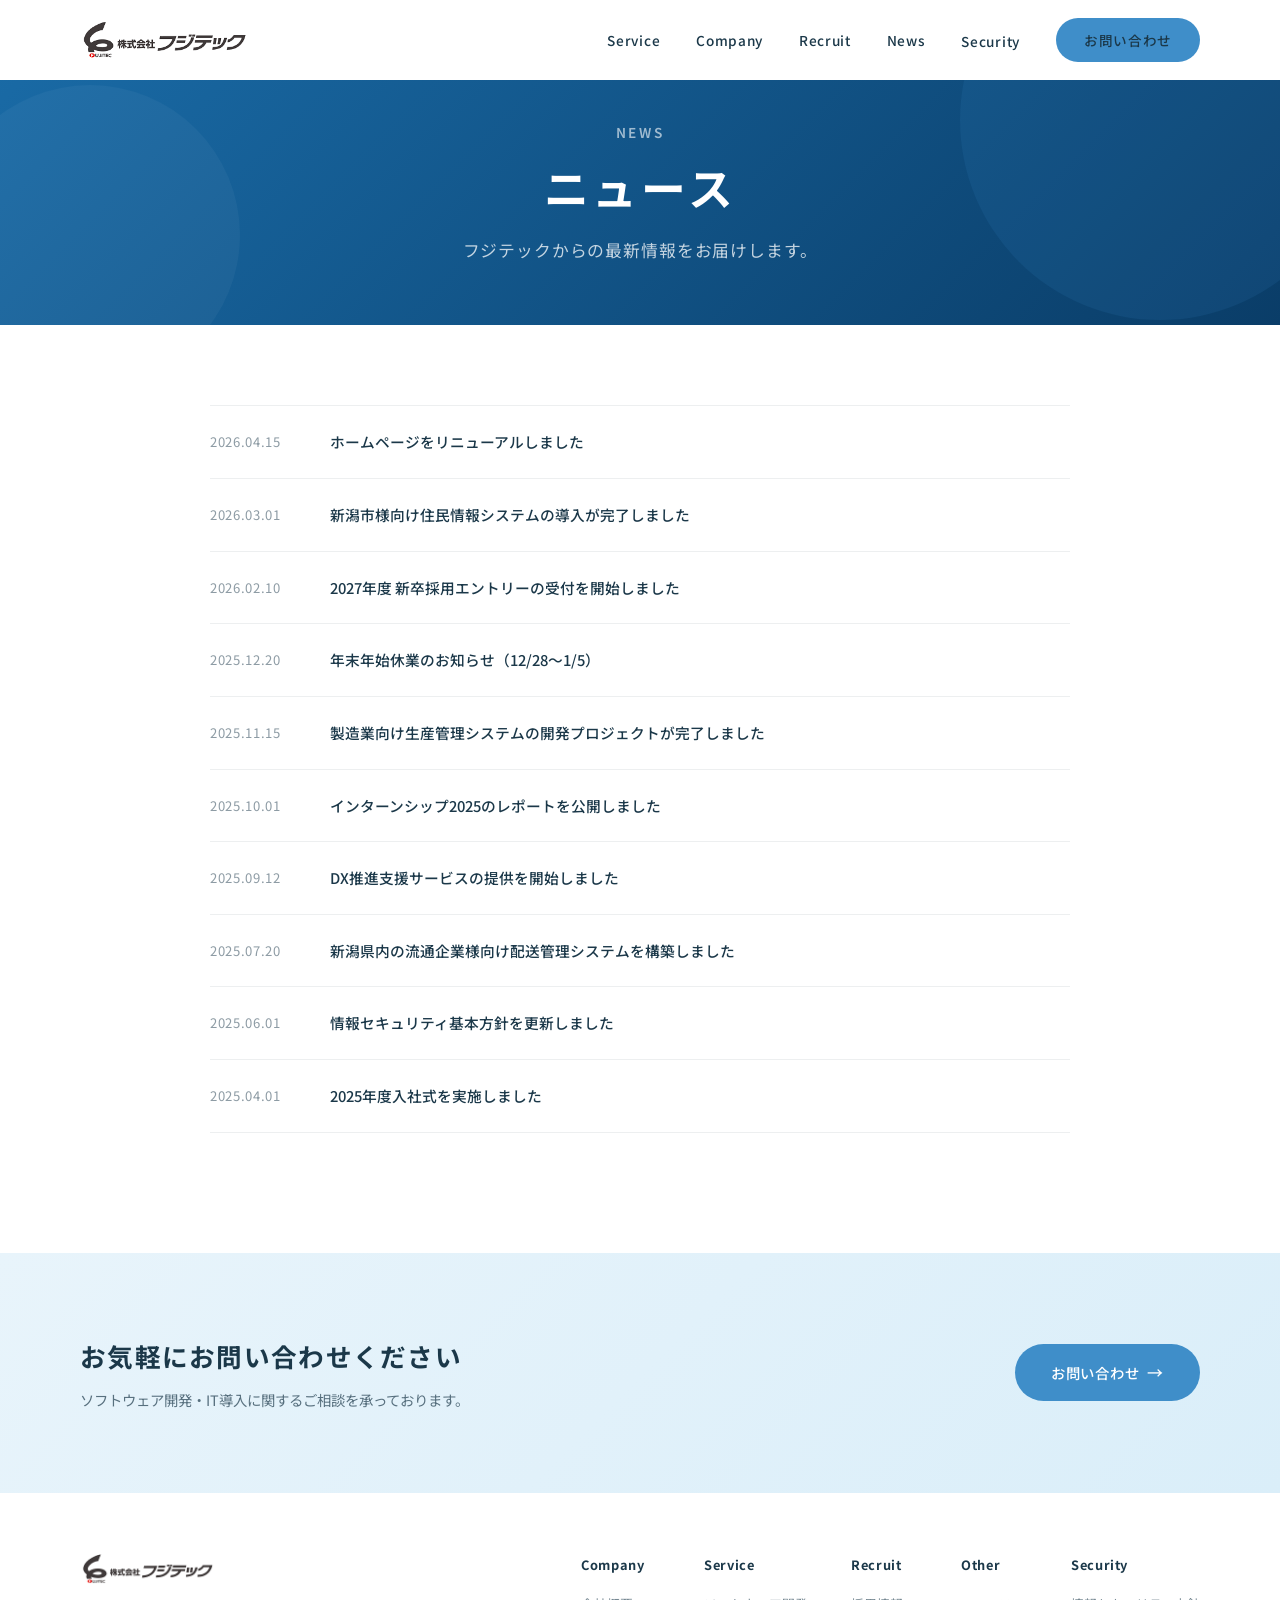
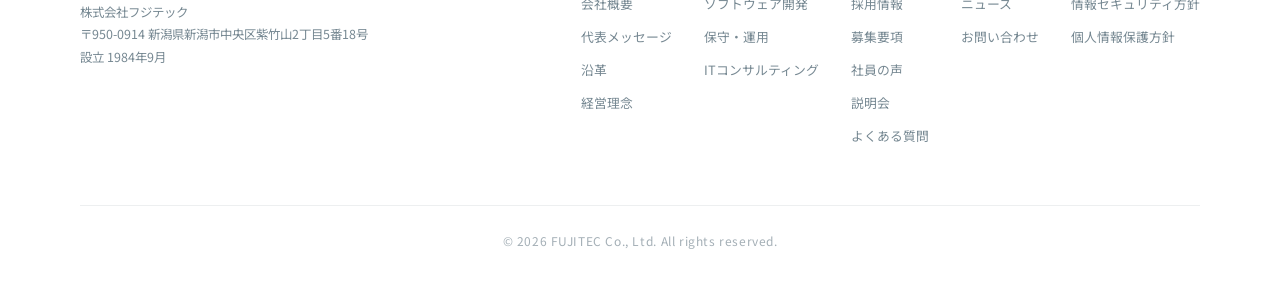
<file: news.html>
﻿<!DOCTYPE html>
<html lang="ja">
<head>
  <meta charset="UTF-8">
  <meta name="viewport" content="width=device-width, initial-scale=1.0">
  <title>ニュース｜株式会社フジテック</title>
  <meta name="description" content="株式会社フジテックの最新ニュース・お知らせ一覧です。">

  <!-- Google Fonts -->
  <link rel="preconnect" href="https://fonts.googleapis.com">
  <link rel="preconnect" href="https://fonts.gstatic.com" crossorigin>
  <link href="https://fonts.googleapis.com/css2?family=Noto+Sans+JP:wght@300;400;500;700&display=swap" rel="stylesheet">

  <!-- Stylesheet -->
  <link rel="stylesheet" href="css/style.css?v=20260512b">

  <!-- Favicon -->
  <link rel="icon" href="images/logo.png" type="image/png">
</head>
<body class="subpage">

  <!-- ========== Header ========== -->
  <header class="header is-scrolled">
    <div class="header-inner">
      <a href="index.html" class="header-logo">
        <img src="images/logo.png" alt="株式会社フジテック">
      </a>

      <nav class="header-nav">
        <a href="service.html">Service</a>
        <a href="company.html">Company</a>
        <a href="recruit.html">Recruit</a>
        <a href="news.html">News</a>
        <div class="nav-dropdown">
          <a href="security-policy.html" class="nav-dropdown-trigger">Security</a>
          <div class="nav-dropdown-menu">
            <a href="security-policy.html">情報セキュリティ方針</a>
            <a href="privacy-policy.html">個人情報保護方針</a>
          </div>
        </div>
        <a href="contact.html" class="header-contact">お問い合わせ</a>
      </nav>

      <button class="hamburger" aria-label="メニュー">
        <span></span>
        <span></span>
        <span></span>
      </button>
    </div>
  </header>

  <!-- Mobile Menu -->
  <div class="mobile-menu-overlay"></div>
  <div class="mobile-menu">
    <div class="mobile-menu-header">
      <a href="index.html" class="mobile-menu-logo"><img src="images/logo.png" alt="株式会社フジテック"></a>
      <button class="mobile-menu-close" aria-label="閉じる">&times;</button>
    </div>
    <a href="service.html">Service</a>
    <a href="company.html">Company</a>
    <a href="recruit.html">Recruit</a>
    <a href="news.html">News</a>
    <div class="mobile-menu-accordion">
      <button class="mobile-menu-accordion-btn">Security</button>
      <div class="mobile-menu-accordion-body">
        <a href="security-policy.html">情報セキュリティ方針</a>
        <a href="privacy-policy.html">個人情報保護方針</a>
      </div>
    </div>
    <a href="contact.html">お問い合わせ</a>
  </div>

  <!-- ========== Page Hero ========== -->
  <section class="page-hero">
    <div class="page-hero-inner">
      <p class="page-hero-en">News</p>
      <h1 class="page-hero-title">ニュース</h1>
      <p class="page-hero-sub">フジテックからの最新情報をお届けします。</p>
    </div>
  </section>

  <!-- ========== News List ========== -->
  <section class="news-list-section">
    <div class="inner">
      <div class="news-list stagger-children">

        <a href="#" class="news-list-item fade-in">
          <time class="news-list-date">2026.04.15</time>
          <p class="news-list-title">ホームページをリニューアルしました</p>
        </a>

        <a href="#" class="news-list-item fade-in">
          <time class="news-list-date">2026.03.01</time>
          <p class="news-list-title">新潟市様向け住民情報システムの導入が完了しました</p>
        </a>

        <a href="#" class="news-list-item fade-in">
          <time class="news-list-date">2026.02.10</time>
          <p class="news-list-title">2027年度 新卒採用エントリーの受付を開始しました</p>
        </a>

        <a href="#" class="news-list-item fade-in">
          <time class="news-list-date">2025.12.20</time>
          <p class="news-list-title">年末年始休業のお知らせ（12/28〜1/5）</p>
        </a>

        <a href="#" class="news-list-item fade-in">
          <time class="news-list-date">2025.11.15</time>
          <p class="news-list-title">製造業向け生産管理システムの開発プロジェクトが完了しました</p>
        </a>

        <a href="#" class="news-list-item fade-in">
          <time class="news-list-date">2025.10.01</time>
          <p class="news-list-title">インターンシップ2025のレポートを公開しました</p>
        </a>

        <a href="#" class="news-list-item fade-in">
          <time class="news-list-date">2025.09.12</time>
          <p class="news-list-title">DX推進支援サービスの提供を開始しました</p>
        </a>

        <a href="#" class="news-list-item fade-in">
          <time class="news-list-date">2025.07.20</time>
          <p class="news-list-title">新潟県内の流通企業様向け配送管理システムを構築しました</p>
        </a>

        <a href="#" class="news-list-item fade-in">
          <time class="news-list-date">2025.06.01</time>
          <p class="news-list-title">情報セキュリティ基本方針を更新しました</p>
        </a>

        <a href="#" class="news-list-item fade-in">
          <time class="news-list-date">2025.04.01</time>
          <p class="news-list-title">2025年度入社式を実施しました</p>
        </a>

      </div>
    </div>
  </section>

  <!-- ========== Contact CTA ========== -->
  <section class="section-contact">
    <div class="inner">
      <div class="contact-inner fade-in">
        <div class="contact-text">
          <h2>お気軽にお問い合わせください</h2>
          <p>ソフトウェア開発・IT導入に関するご相談を承っております。</p>
        </div>
        <a href="contact.html" class="btn-primary">お問い合わせ</a>
      </div>
    </div>
  </section>

  <!-- ========== Footer ========== -->
  <footer class="footer">
    <div class="inner">
      <div class="footer-top">
        <div class="footer-left">
          <div class="footer-logo">
            <a href="index.html"><img src="images/logo.png" alt="株式会社フジテック"></a>
          </div>
          <p class="footer-company-info">
            株式会社フジテック<br>
            〒950-0914 新潟県新潟市中央区紫竹山2丁目5番18号<br>
            設立 1984年9月
          </p>

        </div>
        <div class="footer-nav">
          <div class="footer-nav-col">
            <h4>Company</h4>
            <a href="company.html">会社概要</a>
            <a href="company.html#message">代表メッセージ</a>
            <a href="company.html#history">沿革</a>
            <a href="company.html#philosophy">経営理念</a>
          </div>
          <div class="footer-nav-col">
            <h4>Service</h4>
            <a href="service.html#dev">ソフトウェア開発</a>
            <a href="service.html#maintenance">保守・運用</a>
            <a href="service.html#consulting">ITコンサルティング</a>
          </div>
          <div class="footer-nav-col">
            <h4>Recruit</h4>
            <a href="recruit.html">採用情報</a>
            <a href="recruit.html#positions">募集要項</a>
            <a href="recruit.html#interview">社員の声</a>
            <a href="recruit.html#careers">説明会</a>
            <a href="recruit.html#faq">よくある質問</a>
          </div>
          <div class="footer-nav-col">
            <h4>Other</h4>
            <a href="news.html">ニュース</a>
            <a href="contact.html">お問い合わせ</a>
          </div>
          <div class="footer-nav-col">
            <h4>Security</h4>
            <a href="security-policy.html">情報セキュリティ方針</a>
            <a href="privacy-policy.html">個人情報保護方針</a>
          </div>
        </div>
      </div>
      <div class="footer-bottom">
        <p>&copy; 2026 FUJITEC Co., Ltd. All rights reserved.</p>
      </div>
    </div>
  </footer>

  <!-- JS -->
  <script src="js/main.js?v=20260512b"></script>
</body>
</html>
</file>
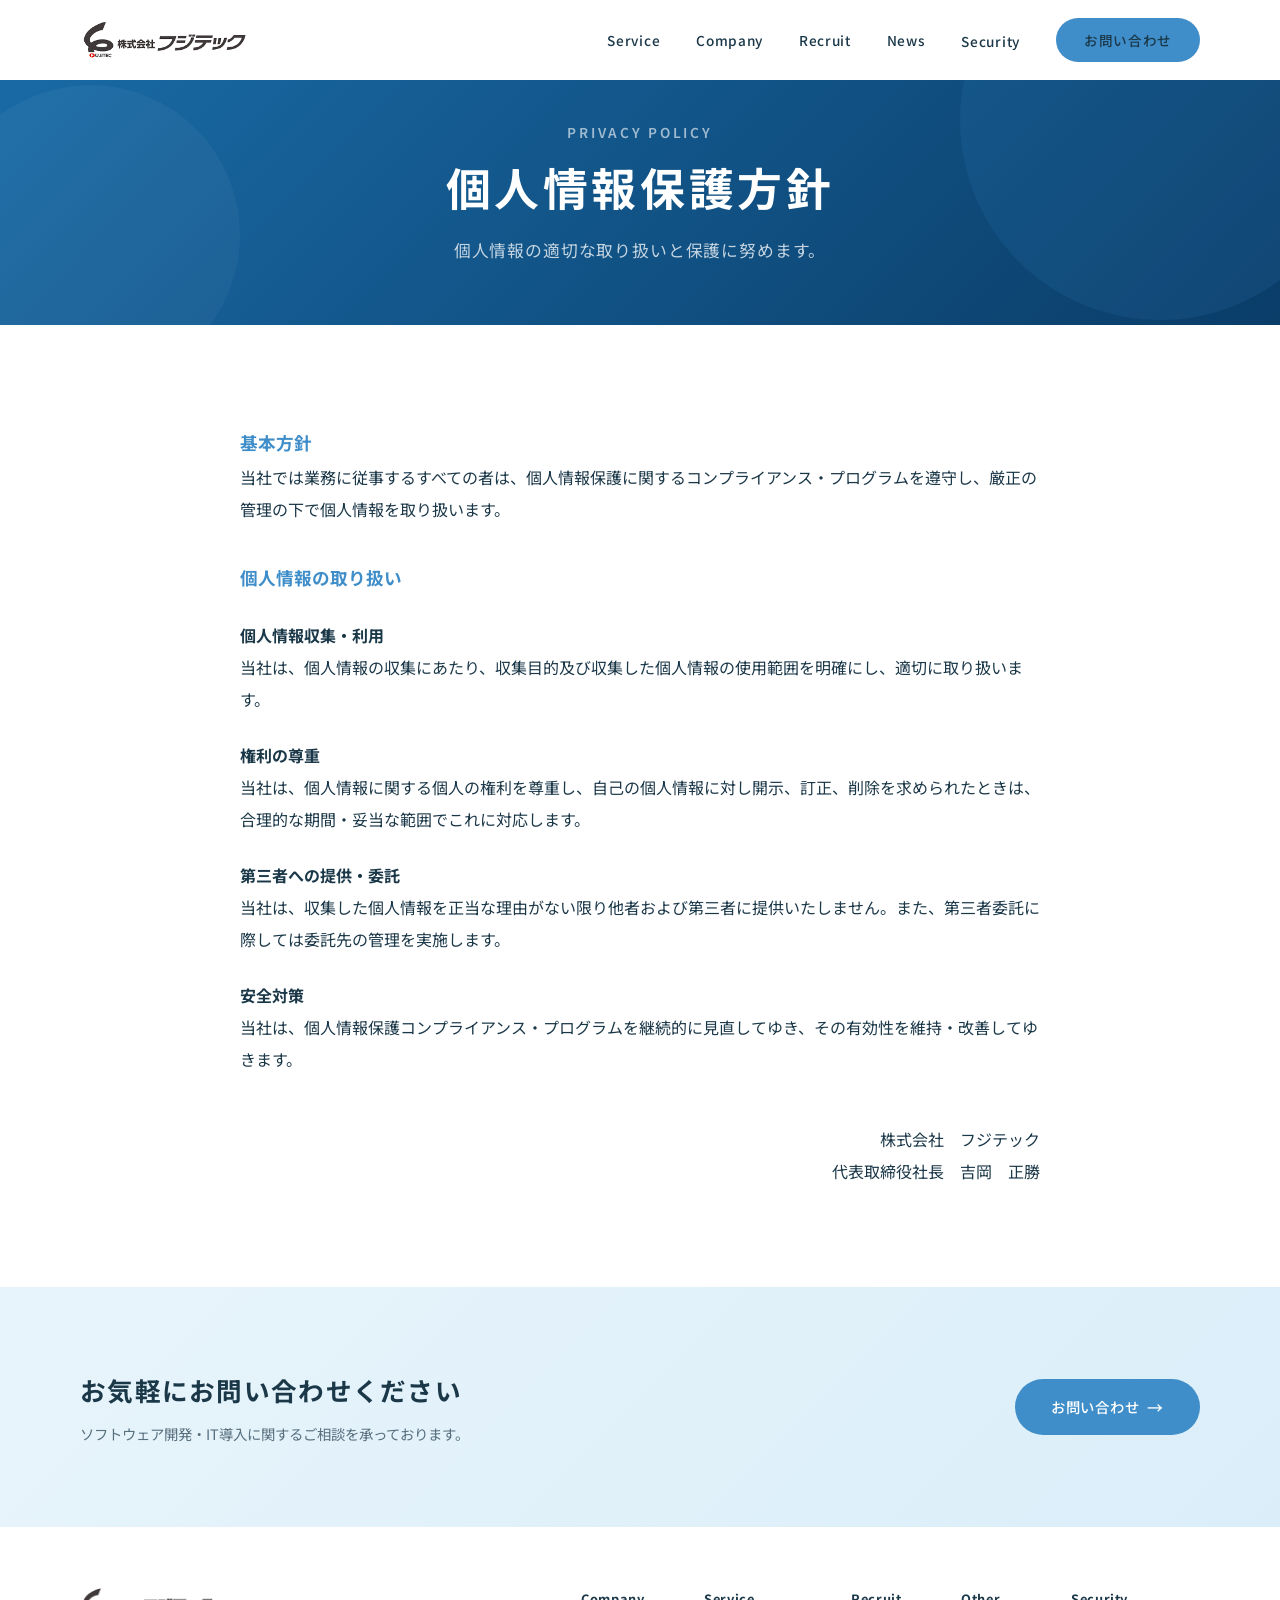
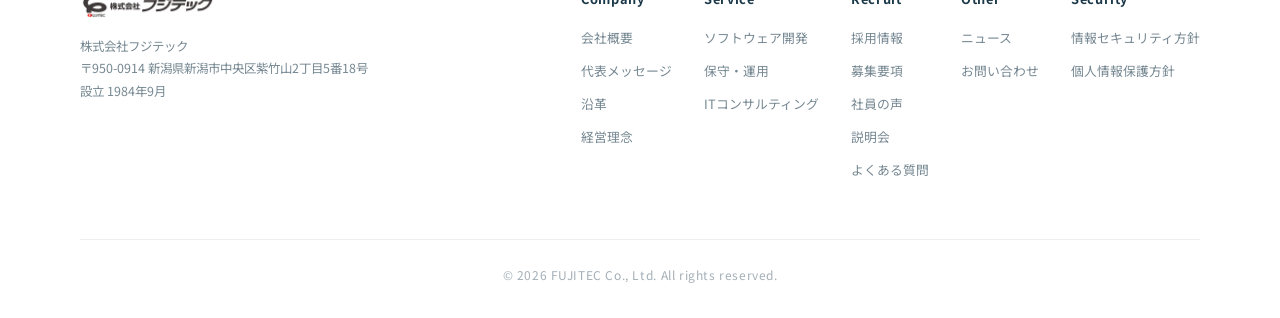
<file: privacy-policy.html>
﻿<!DOCTYPE html>
<html lang="ja">
<head>
  <meta charset="UTF-8">
  <meta name="viewport" content="width=device-width, initial-scale=1.0">
  <title>個人情報保護方針｜株式会社フジテック</title>
  <meta name="description" content="株式会社フジテックの個人情報保護方針。個人情報の適切な取り扱いと保護に努めます。">

  <!-- Google Fonts -->
  <link rel="preconnect" href="https://fonts.googleapis.com">
  <link rel="preconnect" href="https://fonts.gstatic.com" crossorigin>
  <link href="https://fonts.googleapis.com/css2?family=Noto+Sans+JP:wght@300;400;500;700&display=swap" rel="stylesheet">

  <!-- Stylesheet -->
  <link rel="stylesheet" href="css/style.css?v=20260512b">

  <!-- Favicon -->
  <link rel="icon" href="images/logo.png" type="image/png">
</head>
<body class="subpage">

  <!-- ========== Header ========== -->
  <header class="header is-scrolled">
    <div class="header-inner">
      <a href="index.html" class="header-logo">
        <img src="images/logo.png" alt="株式会社フジテック">
      </a>

      <nav class="header-nav">
        <a href="service.html">Service</a>
        <a href="company.html">Company</a>
        <a href="recruit.html">Recruit</a>
        <a href="news.html">News</a>
        <div class="nav-dropdown">
          <a href="security-policy.html" class="nav-dropdown-trigger">Security</a>
          <div class="nav-dropdown-menu">
            <a href="security-policy.html">情報セキュリティ方針</a>
            <a href="privacy-policy.html">個人情報保護方針</a>
          </div>
        </div>
        <a href="contact.html" class="header-contact">お問い合わせ</a>
      </nav>

      <button class="hamburger" aria-label="メニュー">
        <span></span>
        <span></span>
        <span></span>
      </button>
    </div>
  </header>

  <!-- Mobile Menu -->
  <div class="mobile-menu-overlay"></div>
  <div class="mobile-menu">
    <div class="mobile-menu-header">
      <a href="index.html" class="mobile-menu-logo"><img src="images/logo.png" alt="株式会社フジテック"></a>
      <button class="mobile-menu-close" aria-label="閉じる">&times;</button>
    </div>
    <a href="service.html">Service</a>
    <a href="company.html">Company</a>
    <a href="recruit.html">Recruit</a>
    <a href="news.html">News</a>
    <div class="mobile-menu-accordion">
      <button class="mobile-menu-accordion-btn">Security</button>
      <div class="mobile-menu-accordion-body">
        <a href="security-policy.html">情報セキュリティ方針</a>
        <a href="privacy-policy.html">個人情報保護方針</a>
      </div>
    </div>
    <a href="contact.html">お問い合わせ</a>
  </div>

  <!-- ========== Page Hero ========== -->
  <section class="page-hero">
    <div class="page-hero-inner">
      <p class="page-hero-en">Privacy Policy</p>
      <h1 class="page-hero-title">個人情報保護方針</h1>
      <p class="page-hero-sub">個人情報の適切な取り扱いと保護に努めます。</p>
    </div>
  </section>

  <!-- ========== Policy Content ========== -->
  <section class="company-overview">
    <div class="inner">
      <div class="overview-content fade-in">
        <div class="policy-content" style="max-width: 800px; margin: 0 auto; line-height: 2;">

          <h3 style="color: rgb(63,142,201); font-size: 1.1rem;">基本方針</h3>
          <p>当社では業務に従事するすべての者は、個人情報保護に関するコンプライアンス・プログラムを遵守し、厳正の管理の下で個人情報を取り扱います。</p>

          <h3 style="color: rgb(63,142,201); margin-top: 2em; font-size: 1.1rem;">個人情報の取り扱い</h3>

          <h4 style="margin-top: 1.5em; font-size: 1rem;">個人情報収集・利用</h4>
          <p>当社は、個人情報の収集にあたり、収集目的及び収集した個人情報の使用範囲を明確にし、適切に取り扱います。</p>

          <h4 style="margin-top: 1.5em; font-size: 1rem;">権利の尊重</h4>
          <p>当社は、個人情報に関する個人の権利を尊重し、自己の個人情報に対し開示、訂正、削除を求められたときは、合理的な期間・妥当な範囲でこれに対応します。</p>

          <h4 style="margin-top: 1.5em; font-size: 1rem;">第三者への提供・委託</h4>
          <p>当社は、収集した個人情報を正当な理由がない限り他者および第三者に提供いたしません。また、第三者委託に際しては委託先の管理を実施します。</p>

          <h4 style="margin-top: 1.5em; font-size: 1rem;">安全対策</h4>
          <p>当社は、個人情報保護コンプライアンス・プログラムを継続的に見直してゆき、その有効性を維持・改善してゆきます。</p>

          <p style="margin-top: 3em; text-align: right;">
            株式会社　フジテック<br>
            代表取締役社長　吉岡　正勝
          </p>
        </div>
      </div>
    </div>
  </section>

  <!-- ========== Contact CTA ========== -->
  <section class="section-contact">
    <div class="inner">
      <div class="contact-inner fade-in">
        <div class="contact-text">
          <h2>お気軽にお問い合わせください</h2>
          <p>ソフトウェア開発・IT導入に関するご相談を承っております。</p>
        </div>
        <a href="contact.html" class="btn-primary">お問い合わせ</a>
      </div>
    </div>
  </section>

  <!-- ========== Footer ========== -->
  <footer class="footer">
    <div class="inner">
      <div class="footer-top">
        <div class="footer-left">
          <div class="footer-logo">
            <a href="index.html"><img src="images/logo.png" alt="株式会社フジテック"></a>
          </div>
          <p class="footer-company-info">
            株式会社フジテック<br>
            〒950-0914 新潟県新潟市中央区紫竹山2丁目5番18号<br>
            設立 1984年9月
          </p>

        </div>
        <div class="footer-nav">
          <div class="footer-nav-col">
            <h4>Company</h4>
            <a href="company.html">会社概要</a>
            <a href="company.html#message">代表メッセージ</a>
            <a href="company.html#history">沿革</a>
            <a href="company.html#philosophy">経営理念</a>
          </div>
          <div class="footer-nav-col">
            <h4>Service</h4>
            <a href="service.html#dev">ソフトウェア開発</a>
            <a href="service.html#maintenance">保守・運用</a>
            <a href="service.html#consulting">ITコンサルティング</a>
          </div>
          <div class="footer-nav-col">
            <h4>Recruit</h4>
            <a href="recruit.html">採用情報</a>
            <a href="recruit.html#positions">募集要項</a>
            <a href="recruit.html#interview">社員の声</a>
            <a href="recruit.html#careers">説明会</a>
            <a href="recruit.html#faq">よくある質問</a>
          </div>
          <div class="footer-nav-col">
            <h4>Other</h4>
            <a href="news.html">ニュース</a>
            <a href="contact.html">お問い合わせ</a>
          </div>
          <div class="footer-nav-col">
            <h4>Security</h4>
            <a href="security-policy.html">情報セキュリティ方針</a>
            <a href="privacy-policy.html">個人情報保護方針</a>
          </div>
        </div>
      </div>
      <div class="footer-bottom">
        <p>&copy; 2026 FUJITEC Co., Ltd. All rights reserved.</p>
      </div>
    </div>
  </footer>

  <!-- JS -->
  <script src="js/main.js?v=20260512b"></script>
</body>
</html>
</file>
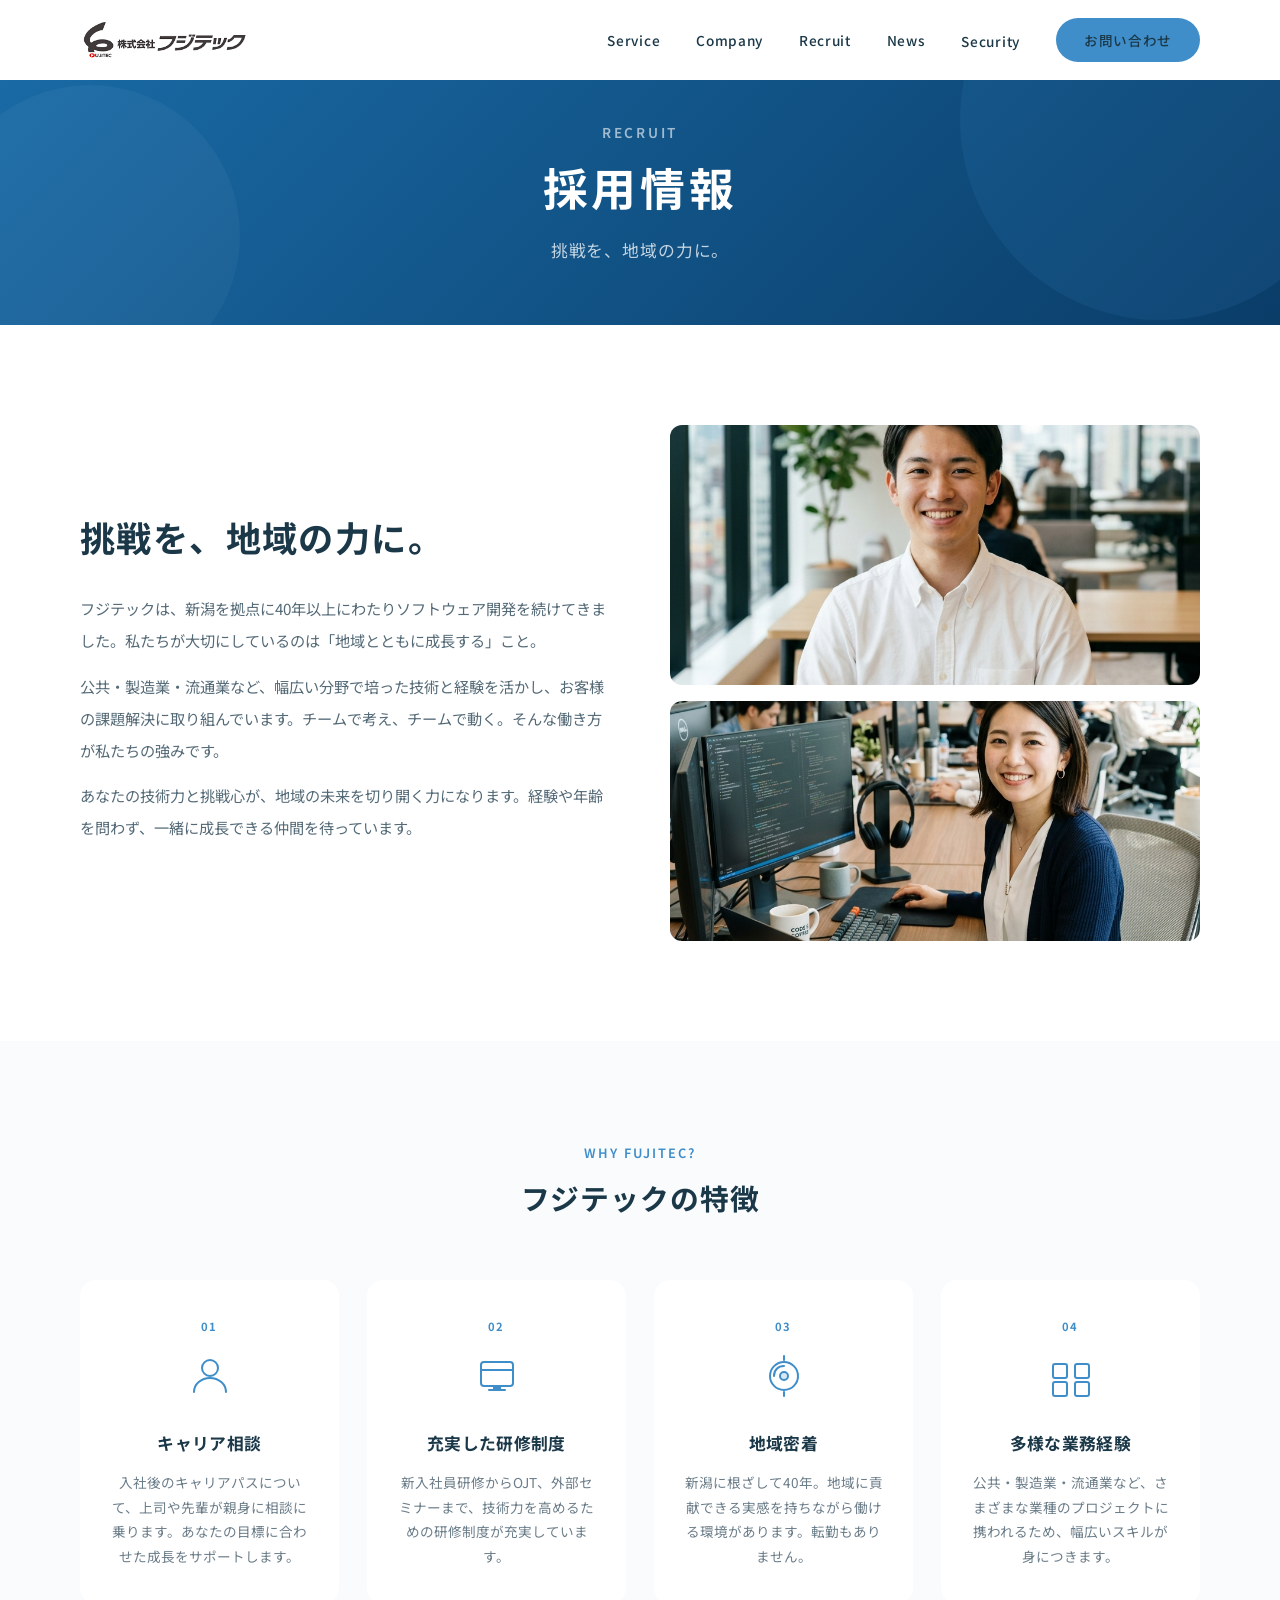
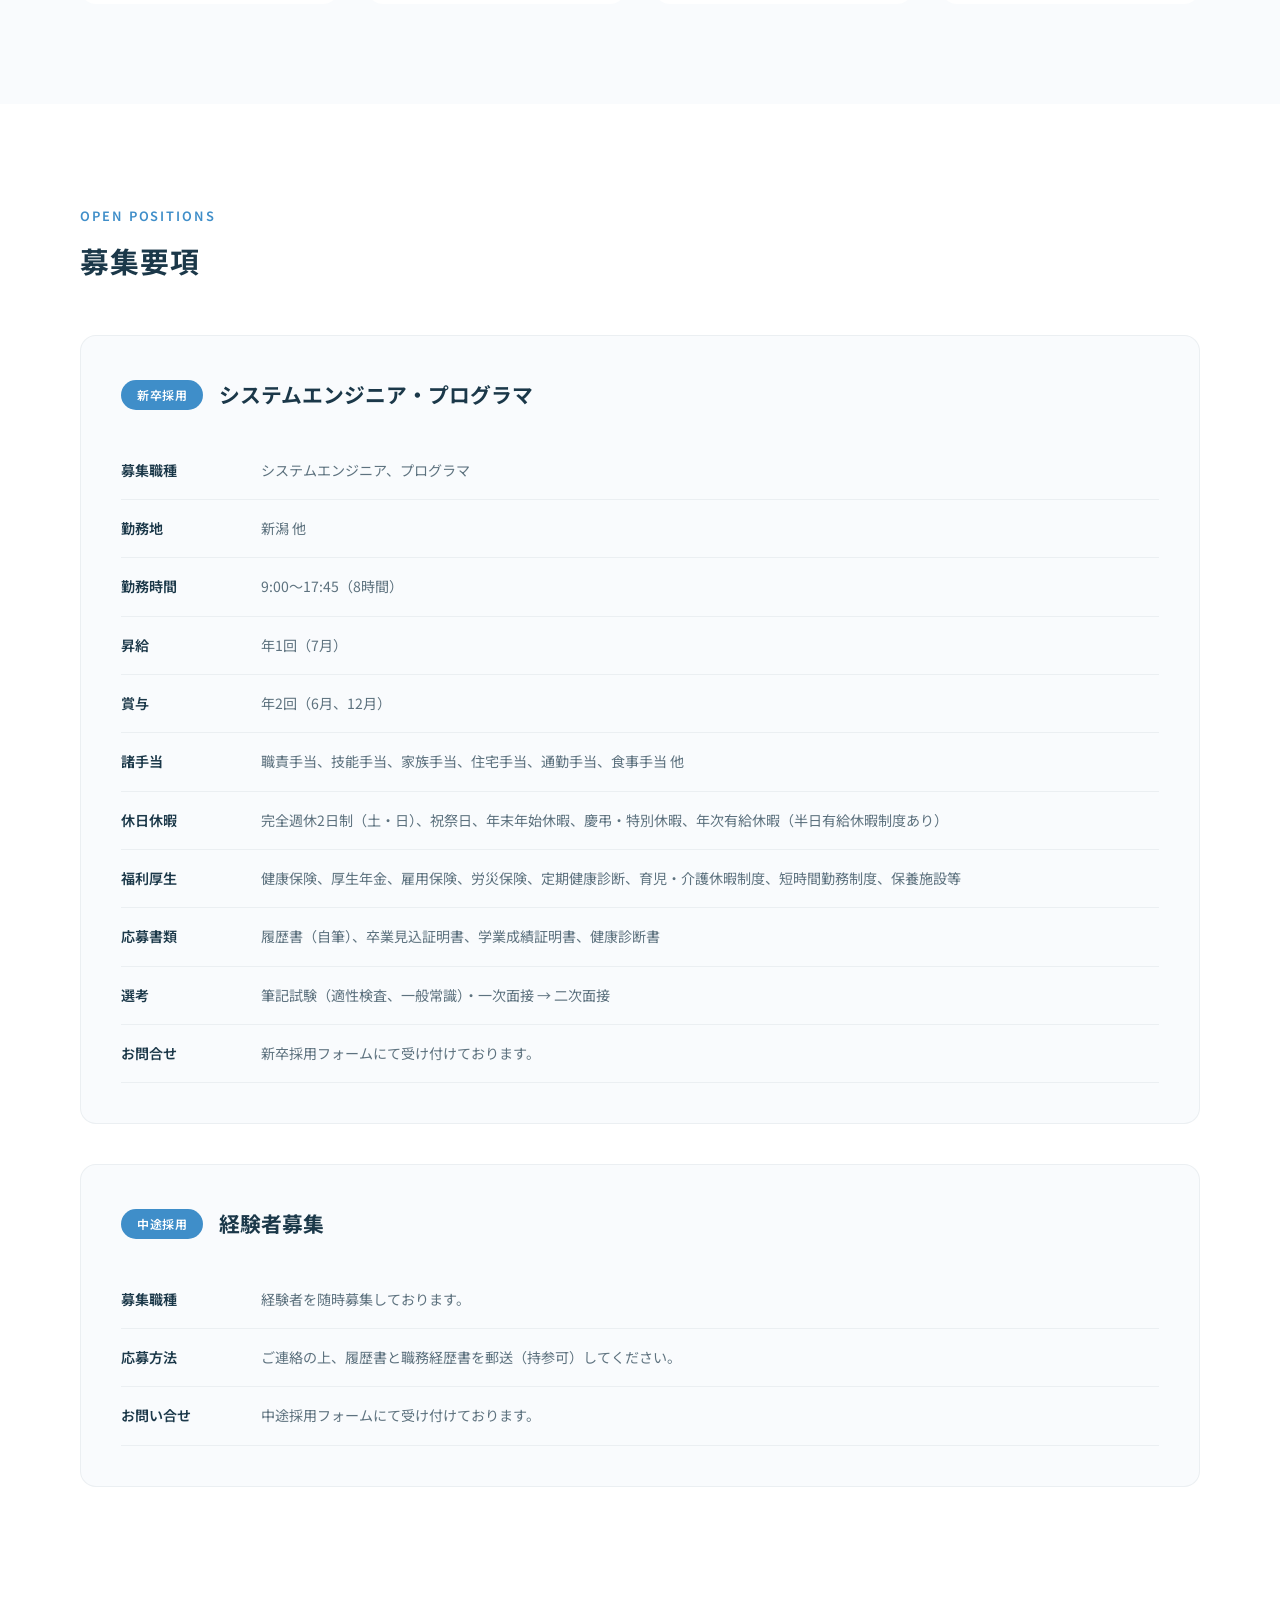
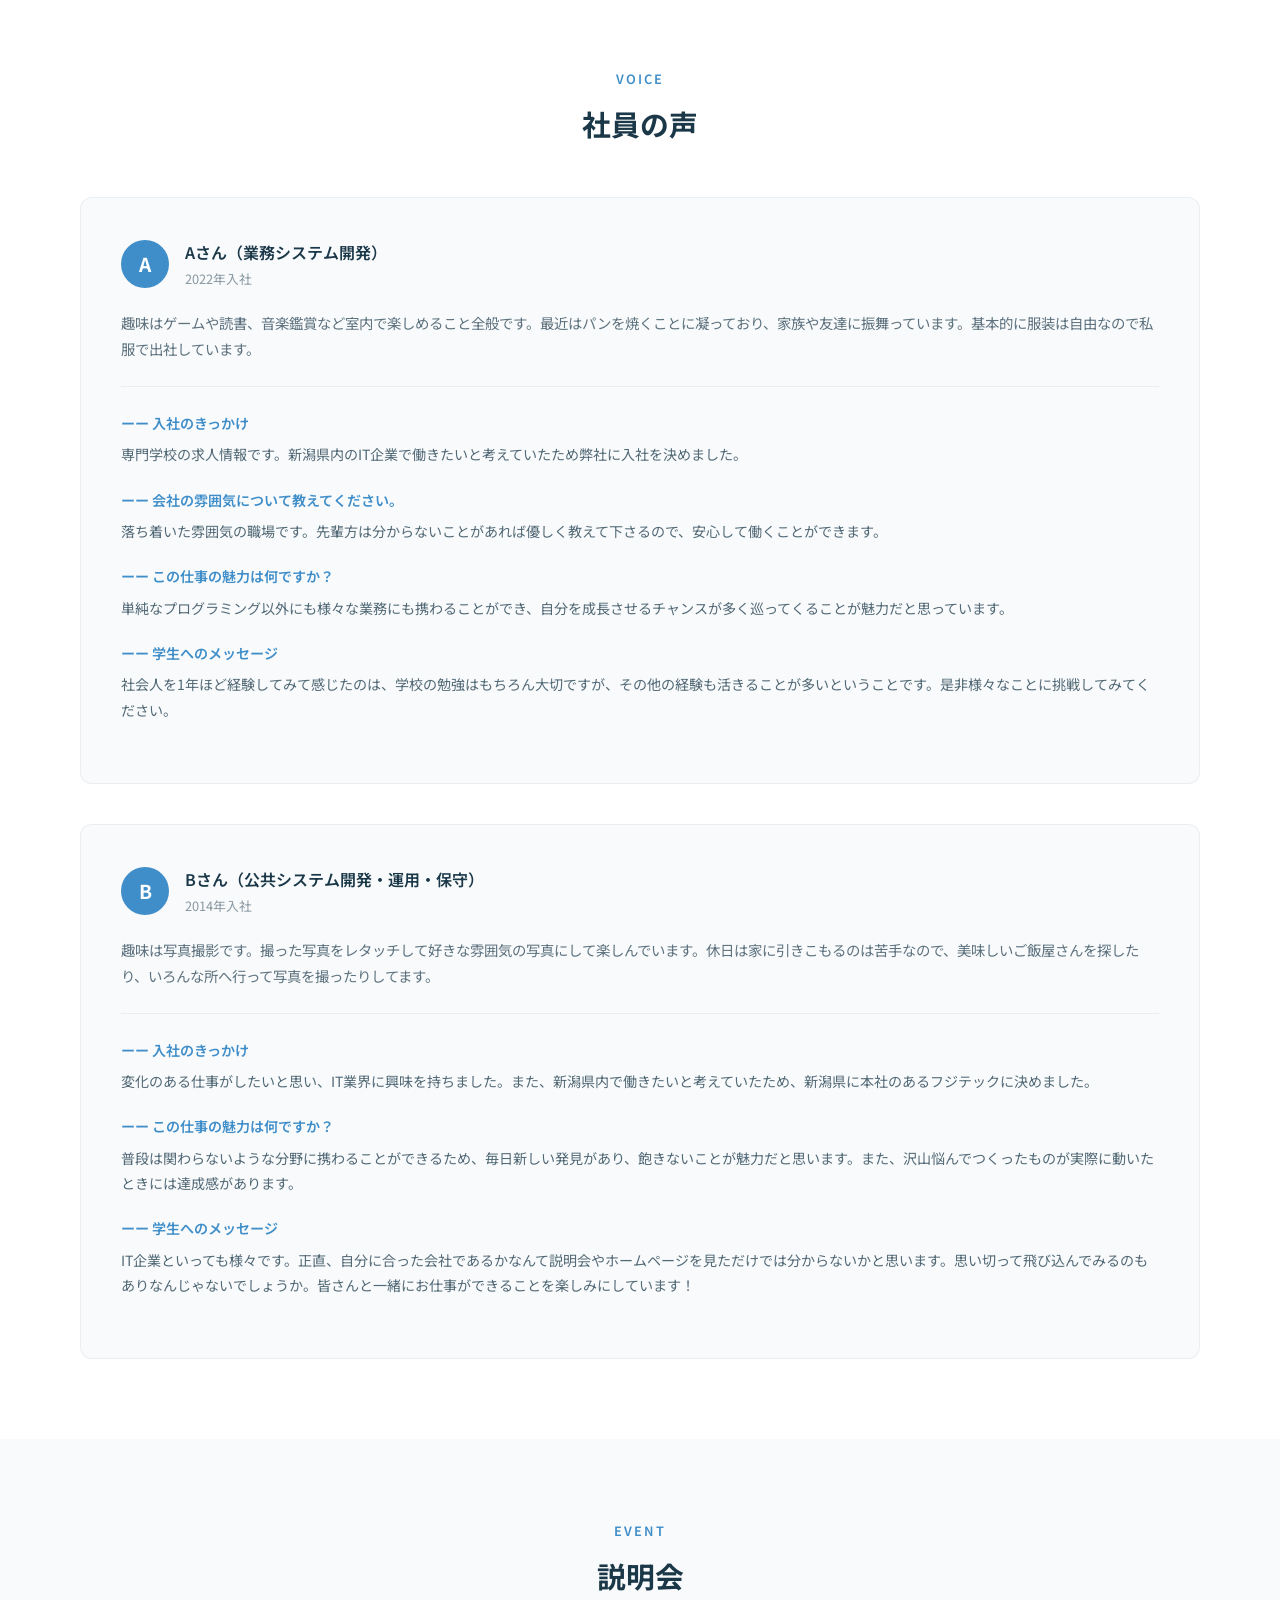
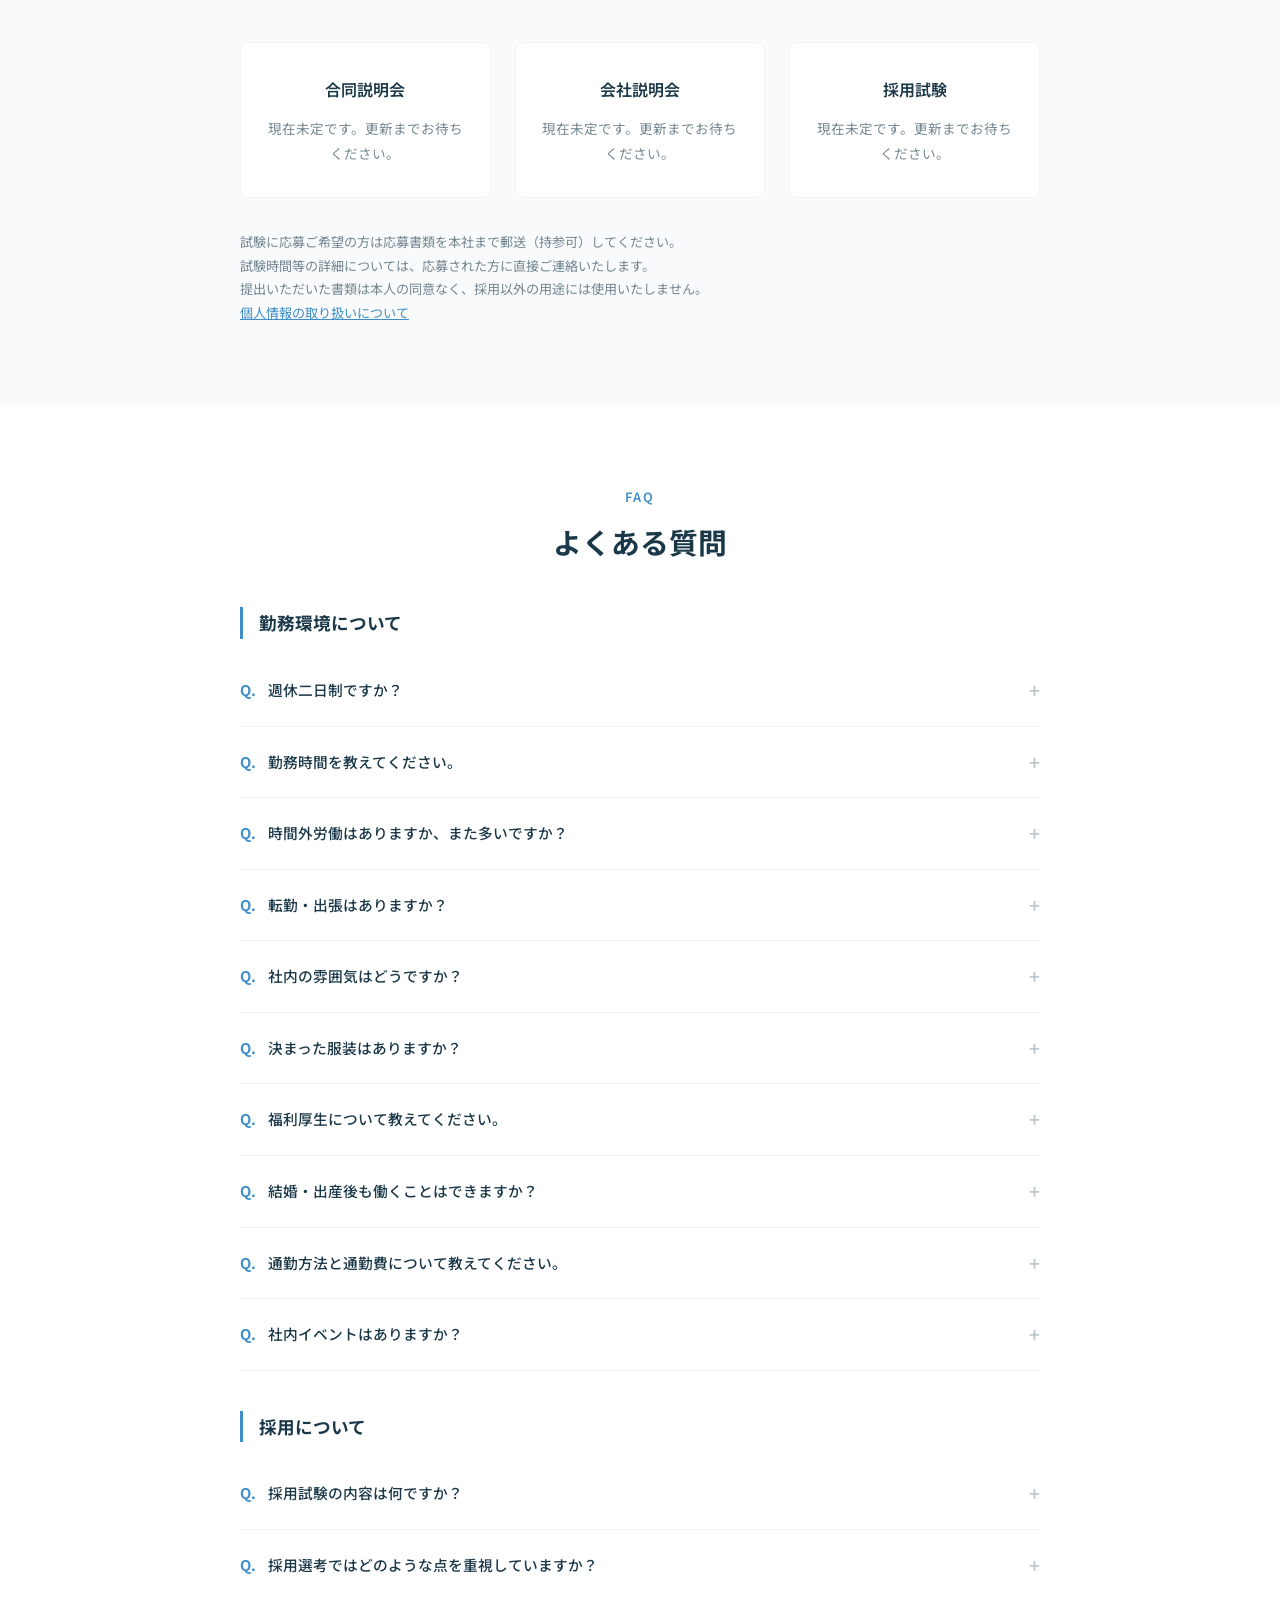
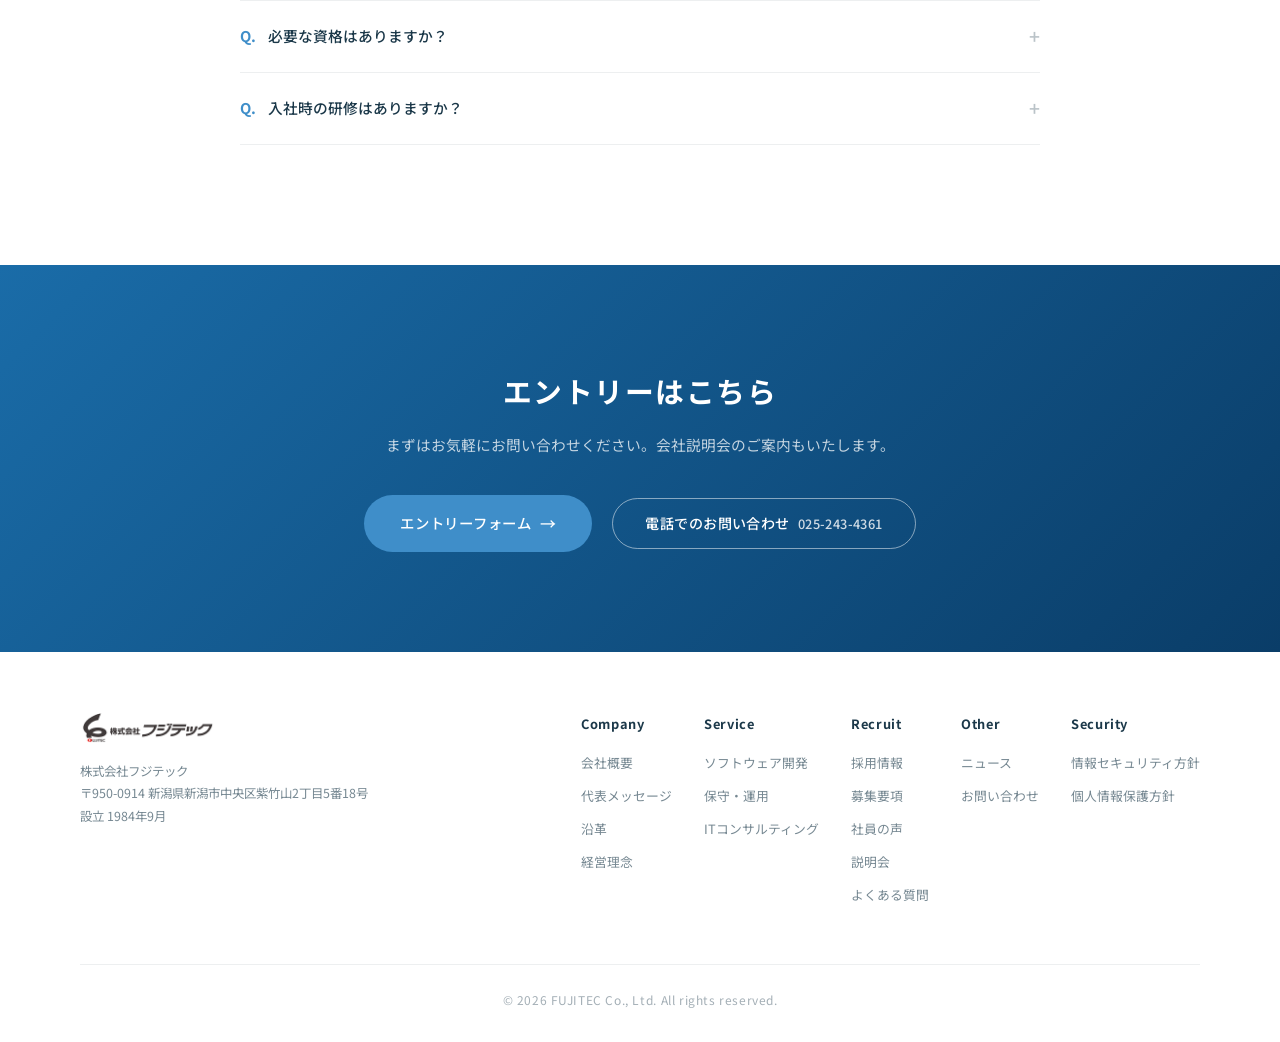
<file: recruit.html>
﻿<!DOCTYPE html>
<html lang="ja">
<head>
  <meta charset="UTF-8">
  <meta name="viewport" content="width=device-width, initial-scale=1.0">
  <title>採用情報｜株式会社フジテック</title>
  <meta name="description" content="株式会社フジテックの採用情報。システムエンジニア・プログラマーを募集しています。充実した研修制度と地域密着の環境で一緒に働きませんか。">

  <!-- Google Fonts -->
  <link rel="preconnect" href="https://fonts.googleapis.com">
  <link rel="preconnect" href="https://fonts.gstatic.com" crossorigin>
  <link href="https://fonts.googleapis.com/css2?family=Noto+Sans+JP:wght@300;400;500;700&display=swap" rel="stylesheet">

  <!-- Stylesheet -->
  <link rel="stylesheet" href="css/style.css?v=20260512b">

  <!-- Favicon -->
  <link rel="icon" href="images/logo.png" type="image/png">
</head>
<body class="subpage">

  <!-- ========== Header ========== -->
  <header class="header is-scrolled">
    <div class="header-inner">
      <a href="index.html" class="header-logo">
        <img src="images/logo.png" alt="株式会社フジテック">
      </a>

      <nav class="header-nav">
        <a href="service.html">Service</a>
        <a href="company.html">Company</a>
        <a href="recruit.html">Recruit</a>
        <a href="news.html">News</a>
        <div class="nav-dropdown">
          <a href="security-policy.html" class="nav-dropdown-trigger">Security</a>
          <div class="nav-dropdown-menu">
            <a href="security-policy.html">情報セキュリティ方針</a>
            <a href="privacy-policy.html">個人情報保護方針</a>
          </div>
        </div>
        <a href="contact.html" class="header-contact">お問い合わせ</a>
      </nav>

      <button class="hamburger" aria-label="メニュー">
        <span></span>
        <span></span>
        <span></span>
      </button>
    </div>
  </header>

  <!-- Mobile Menu -->
  <div class="mobile-menu-overlay"></div>
  <div class="mobile-menu">
    <div class="mobile-menu-header">
      <a href="index.html" class="mobile-menu-logo"><img src="images/logo.png" alt="株式会社フジテック"></a>
      <button class="mobile-menu-close" aria-label="閉じる">&times;</button>
    </div>
    <a href="service.html">Service</a>
    <a href="company.html">Company</a>
    <a href="recruit.html">Recruit</a>
    <a href="news.html">News</a>
    <div class="mobile-menu-accordion">
      <button class="mobile-menu-accordion-btn">Security</button>
      <div class="mobile-menu-accordion-body">
        <a href="security-policy.html">情報セキュリティ方針</a>
        <a href="privacy-policy.html">個人情報保護方針</a>
      </div>
    </div>
    <a href="contact.html">お問い合わせ</a>
  </div>

  <!-- ========== Page Hero ========== -->
  <section class="page-hero">
    <div class="page-hero-inner">
      <p class="page-hero-en">Recruit</p>
      <h1 class="page-hero-title">採用情報</h1>
      <p class="page-hero-sub">挑戦を、地域の力に。</p>
    </div>
  </section>

  <!-- ========== Recruit Intro ========== -->
  <section class="recruit-intro">
    <div class="inner">
      <div class="recruit-intro-layout fade-in">
        <div class="recruit-intro-text">
          <h2 class="recruit-intro-catch">挑戦を、地域の力に。</h2>
          <p>フジテックは、新潟を拠点に40年以上にわたりソフトウェア開発を続けてきました。私たちが大切にしているのは「地域とともに成長する」こと。</p>
          <p>公共・製造業・流通業など、幅広い分野で培った技術と経験を活かし、お客様の課題解決に取り組んでいます。チームで考え、チームで動く。そんな働き方が私たちの強みです。</p>
          <p>あなたの技術力と挑戦心が、地域の未来を切り開く力になります。経験や年齢を問わず、一緒に成長できる仲間を待っています。</p>
        </div>
        <div class="recruit-intro-photos">
          <img src="images/recruit1.png" alt="社員の働く様子">
          <img src="images/recruit2.png" alt="チームワーク">
        </div>
      </div>
    </div>
  </section>

  <!-- ========== Features ========== -->
  <section class="recruit-features">
    <div class="inner">
      <div class="features-header fade-in">
        <p class="section-en">Why FUJITEC?</p>
        <h2>フジテックの特徴</h2>
      </div>

      <div class="features-grid stagger-children">
        <div class="feature-card fade-in">
          <div class="feature-card-num">01</div>
          <div class="feature-card-icon">
            <svg width="48" height="48" viewBox="0 0 48 48" fill="none" xmlns="http://www.w3.org/2000/svg">
              <circle cx="24" cy="16" r="8" stroke="rgb(63,142,201)" stroke-width="2" fill="none"/>
              <path d="M8 40C8 32.268 15.163 26 24 26C32.837 26 40 32.268 40 40" stroke="rgb(63,142,201)" stroke-width="2" fill="none" stroke-linecap="round"/>
            </svg>
          </div>
          <h3>キャリア相談</h3>
          <p>入社後のキャリアパスについて、上司や先輩が親身に相談に乗ります。あなたの目標に合わせた成長をサポートします。</p>
        </div>

        <div class="feature-card fade-in">
          <div class="feature-card-num">02</div>
          <div class="feature-card-icon">
            <svg width="48" height="48" viewBox="0 0 48 48" fill="none" xmlns="http://www.w3.org/2000/svg">
              <rect x="8" y="10" width="32" height="24" rx="3" stroke="rgb(63,142,201)" stroke-width="2" fill="none"/>
              <line x1="8" y1="18" x2="40" y2="18" stroke="rgb(63,142,201)" stroke-width="2"/>
              <rect x="20" y="34" width="8" height="4" fill="rgb(63,142,201)" rx="1"/>
              <line x1="16" y1="38" x2="32" y2="38" stroke="rgb(63,142,201)" stroke-width="2" stroke-linecap="round"/>
            </svg>
          </div>
          <h3>充実した研修制度</h3>
          <p>新入社員研修からOJT、外部セミナーまで、技術力を高めるための研修制度が充実しています。</p>
        </div>

        <div class="feature-card fade-in">
          <div class="feature-card-num">03</div>
          <div class="feature-card-icon">
            <svg width="48" height="48" viewBox="0 0 48 48" fill="none" xmlns="http://www.w3.org/2000/svg">
              <path d="M24 4L24 8" stroke="rgb(63,142,201)" stroke-width="2" stroke-linecap="round"/>
              <path d="M24 40L24 44" stroke="rgb(63,142,201)" stroke-width="2" stroke-linecap="round"/>
              <circle cx="24" cy="24" r="14" stroke="rgb(63,142,201)" stroke-width="2" fill="none"/>
              <path d="M24 14C18 14 14 18 14 24" stroke="rgb(63,142,201)" stroke-width="2" stroke-linecap="round" fill="none"/>
              <circle cx="24" cy="24" r="4" fill="rgba(63,142,201,0.2)" stroke="rgb(63,142,201)" stroke-width="2"/>
            </svg>
          </div>
          <h3>地域密着</h3>
          <p>新潟に根ざして40年。地域に貢献できる実感を持ちながら働ける環境があります。転勤もありません。</p>
        </div>

        <div class="feature-card fade-in">
          <div class="feature-card-num">04</div>
          <div class="feature-card-icon">
            <svg width="48" height="48" viewBox="0 0 48 48" fill="none" xmlns="http://www.w3.org/2000/svg">
              <rect x="6" y="12" width="14" height="14" rx="2" stroke="rgb(63,142,201)" stroke-width="2" fill="none"/>
              <rect x="28" y="12" width="14" height="14" rx="2" stroke="rgb(63,142,201)" stroke-width="2" fill="none"/>
              <rect x="6" y="30" width="14" height="14" rx="2" stroke="rgb(63,142,201)" stroke-width="2" fill="none"/>
              <rect x="28" y="30" width="14" height="14" rx="2" stroke="rgb(63,142,201)" stroke-width="2" fill="none"/>
            </svg>
          </div>
          <h3>多様な業務経験</h3>
          <p>公共・製造業・流通業など、さまざまな業種のプロジェクトに携われるため、幅広いスキルが身につきます。</p>
        </div>
      </div>
    </div>
  </section>

  <!-- ========== Positions ========== -->
  <section class="recruit-positions" id="positions">
    <div class="inner">
      <div class="positions-header fade-in">
        <p class="section-en">Open Positions</p>
        <h2>募集要項</h2>
      </div>

      <div class="positions-list stagger-children">
        <!-- 新卒採用 -->
        <div class="position-card fade-in">
          <div class="position-card-header">
            <span class="position-tag">新卒採用</span>
            <h3>システムエンジニア・プログラマ</h3>
          </div>
          <table class="position-table">
            <tbody>
              <tr>
                <th>募集職種</th>
                <td>システムエンジニア、プログラマ</td>
              </tr>
              <tr>
                <th>勤務地</th>
                <td>新潟 他</td>
              </tr>
              <tr>
                <th>勤務時間</th>
                <td>9:00〜17:45（8時間）</td>
              </tr>
              <tr>
                <th>昇給</th>
                <td>年1回（7月）</td>
              </tr>
              <tr>
                <th>賞与</th>
                <td>年2回（6月、12月）</td>
              </tr>
              <tr>
                <th>諸手当</th>
                <td>職責手当、技能手当、家族手当、住宅手当、通勤手当、食事手当 他</td>
              </tr>
              <tr>
                <th>休日休暇</th>
                <td>完全週休2日制（土・日）、祝祭日、年末年始休暇、慶弔・特別休暇、年次有給休暇（半日有給休暇制度あり）</td>
              </tr>
              <tr>
                <th>福利厚生</th>
                <td>健康保険、厚生年金、雇用保険、労災保険、定期健康診断、育児・介護休暇制度、短時間勤務制度、保養施設等</td>
              </tr>
              <tr>
                <th>応募書類</th>
                <td>履歴書（自筆）、卒業見込証明書、学業成績証明書、健康診断書</td>
              </tr>
              <tr>
                <th>選考</th>
                <td>筆記試験（適性検査、一般常識）・一次面接 → 二次面接</td>
              </tr>
              <tr>
                <th>お問合せ</th>
                <td>新卒採用フォームにて受け付けております。</td>
              </tr>
            </tbody>
          </table>
        </div>

        <!-- 中途採用 -->
        <div class="position-card fade-in">
          <div class="position-card-header">
            <span class="position-tag">中途採用</span>
            <h3>経験者募集</h3>
          </div>
          <table class="position-table">
            <tbody>
              <tr>
                <th>募集職種</th>
                <td>経験者を随時募集しております。</td>
              </tr>
              <tr>
                <th>応募方法</th>
                <td>ご連絡の上、履歴書と職務経歴書を郵送（持参可）してください。</td>
              </tr>
              <tr>
                <th>お問い合せ</th>
                <td>中途採用フォームにて受け付けております。</td>
              </tr>
            </tbody>
          </table>
        </div>
      </div>
    </div>
  </section>

  <!-- ========== Entry CTA ========== -->
  <!-- ========== Interview (社員の声) ========== -->
  <section class="recruit-interview" id="interview">
    <div class="inner">
      <div class="interview-header fade-in">
        <p class="section-en">Voice</p>
        <h2>社員の声</h2>
      </div>

      <div class="interview-cards">
        <div class="interview-card fade-in">
          <div class="interview-card-header">
            <span class="interview-initial">A</span>
            <div>
              <p class="interview-name">Aさん（業務システム開発）</p>
              <p class="interview-year">2022年入社</p>
            </div>
          </div>
          <p class="interview-intro">趣味はゲームや読書、音楽鑑賞など室内で楽しめること全般です。最近はパンを焼くことに凝っており、家族や友達に振舞っています。基本的に服装は自由なので私服で出社しています。</p>
          <div class="interview-qa">
            <p class="interview-q">入社のきっかけ</p>
            <p class="interview-a">専門学校の求人情報です。新潟県内のIT企業で働きたいと考えていたため弊社に入社を決めました。</p>
          </div>
          <div class="interview-qa">
            <p class="interview-q">会社の雰囲気について教えてください。</p>
            <p class="interview-a">落ち着いた雰囲気の職場です。先輩方は分からないことがあれば優しく教えて下さるので、安心して働くことができます。</p>
          </div>
          <div class="interview-qa">
            <p class="interview-q">この仕事の魅力は何ですか？</p>
            <p class="interview-a">単純なプログラミング以外にも様々な業務にも携わることができ、自分を成長させるチャンスが多く巡ってくることが魅力だと思っています。</p>
          </div>
          <div class="interview-qa">
            <p class="interview-q">学生へのメッセージ</p>
            <p class="interview-a">社会人を1年ほど経験してみて感じたのは、学校の勉強はもちろん大切ですが、その他の経験も活きることが多いということです。是非様々なことに挑戦してみてください。</p>
          </div>
        </div>

        <div class="interview-card fade-in">
          <div class="interview-card-header">
            <span class="interview-initial">B</span>
            <div>
              <p class="interview-name">Bさん（公共システム開発・運用・保守）</p>
              <p class="interview-year">2014年入社</p>
            </div>
          </div>
          <p class="interview-intro">趣味は写真撮影です。撮った写真をレタッチして好きな雰囲気の写真にして楽しんでいます。休日は家に引きこもるのは苦手なので、美味しいご飯屋さんを探したり、いろんな所へ行って写真を撮ったりしてます。</p>
          <div class="interview-qa">
            <p class="interview-q">入社のきっかけ</p>
            <p class="interview-a">変化のある仕事がしたいと思い、IT業界に興味を持ちました。また、新潟県内で働きたいと考えていたため、新潟県に本社のあるフジテックに決めました。</p>
          </div>
          <div class="interview-qa">
            <p class="interview-q">この仕事の魅力は何ですか？</p>
            <p class="interview-a">普段は関わらないような分野に携わることができるため、毎日新しい発見があり、飽きないことが魅力だと思います。また、沢山悩んでつくったものが実際に動いたときには達成感があります。</p>
          </div>
          <div class="interview-qa">
            <p class="interview-q">学生へのメッセージ</p>
            <p class="interview-a">IT企業といっても様々です。正直、自分に合った会社であるかなんて説明会やホームページを見ただけでは分からないかと思います。思い切って飛び込んでみるのもありなんじゃないでしょうか。皆さんと一緒にお仕事ができることを楽しみにしています！</p>
          </div>
        </div>
      </div>
    </div>
  </section>

  <!-- ========== Careers (説明会) ========== -->
  <section class="recruit-careers" id="careers">
    <div class="inner">
      <div class="careers-content fade-in">
        <p class="section-en">Event</p>
        <h2>説明会</h2>

        <div class="careers-grid">
          <div class="careers-item">
            <h3>合同説明会</h3>
            <p>現在未定です。更新までお待ちください。</p>
          </div>
          <div class="careers-item">
            <h3>会社説明会</h3>
            <p>現在未定です。更新までお待ちください。</p>
          </div>
          <div class="careers-item">
            <h3>採用試験</h3>
            <p>現在未定です。更新までお待ちください。</p>
          </div>
        </div>

        <div class="careers-note">
          <p>試験に応募ご希望の方は応募書類を本社まで郵送（持参可）してください。<br>試験時間等の詳細については、応募された方に直接ご連絡いたします。<br>提出いただいた書類は本人の同意なく、採用以外の用途には使用いたしません。</p>
          <p><a href="privacy-policy.html" class="link-underline">個人情報の取り扱いについて</a></p>
        </div>
      </div>
    </div>
  </section>

  <!-- ========== FAQ (よくある質問) ========== -->
  <section class="recruit-faq" id="faq">
    <div class="inner">
      <div class="faq-content fade-in">
        <p class="section-en">FAQ</p>
        <h2>よくある質問</h2>

        <h3 class="faq-category">勤務環境について</h3>
        <div class="faq-list">
          <details class="faq-item">
            <summary>週休二日制ですか？</summary>
            <p>完全週休二日制（土・日）を実施しています。</p>
          </details>
          <details class="faq-item">
            <summary>勤務時間を教えてください。</summary>
            <p>勤務時間は、9時00分から17時45分です。（実働8時間）</p>
          </details>
          <details class="faq-item">
            <summary>時間外労働はありますか、また多いですか？</summary>
            <p>時間外労働は、申請許可制です。担当する業務や時期によっても異なりますが、発生するかと思います。月平均は１０時間／人ほどです。</p>
          </details>
          <details class="faq-item">
            <summary>転勤・出張はありますか？</summary>
            <p>原則転勤はありませんが、今後の事業展開によっては、転勤の可能性はゼロではありません。また、業界の特性上、担当する業務によっては、出張（短期、長期）があります。</p>
          </details>
          <details class="faq-item">
            <summary>社内の雰囲気はどうですか？</summary>
            <p>若手からベテランまで幅広い社員がいます。チームで作業することが多く、それぞれが意見を述べ、アイディアを出し合って決めていきます。また、フロアには音楽が流れていて、落ち着いた環境の中で仕事をしています。</p>
          </details>
          <details class="faq-item">
            <summary>決まった服装はありますか？</summary>
            <p>服装は本人の意思に任せていますので、より自由な雰囲気を感じられると思います。</p>
          </details>
          <details class="faq-item">
            <summary>福利厚生について教えてください。</summary>
            <div>
              <p>様々な面で社員が安心して仕事に取り組めるよう、福利厚生の充実を図っています。</p>
              <p><strong>東京都情報サービス産業健康保険組合（ＴＪＫ）</strong><br>健診機関・保養施設が充実した健康保険組合に加入。健康保険料率は平均よりも低率で、付加給付金が充実しています。</p>
              <p><strong>健康診断</strong><br>年に1度実施（会社負担）。35歳、40歳以上は人間ドッグを毎年受診可能です。</p>
              <p><strong>保養施設等</strong><br>健康保険組合所有の保養施設・契約ホテルが全国各地にあります。当社独自の契約リゾートホテルも格安で利用可能です。</p>
              <p><strong>育児・介護休業制度</strong><br>育児休業制度、介護休業制度、短時間勤務制度を完備しています。</p>
            </div>
          </details>
          <details class="faq-item">
            <summary>結婚・出産後も働くことはできますか？</summary>
            <p>結婚や出産後も仕事を続けたい社員を応援しています。産前・産後休暇制度、育児休暇制度、短時間勤務制度があります。また、育児休業中のフォローアップ、ベビーシッター費用の補助なども行っています。</p>
          </details>
          <details class="faq-item">
            <summary>通勤方法と通勤費について教えてください。</summary>
            <p>ほとんどの社員は、公共の交通機関（バス・電車）で通勤しています。交通費は毎月1回、通勤手当として支給されます。また、基準を満たせば、申請により「マイカー通勤」も可能です。</p>
          </details>
          <details class="faq-item">
            <summary>社内イベントはありますか？</summary>
            <p>一年を通して各種イベント（歓迎会、納涼会、忘年会、社員旅行）など多数あり、業務以外の場所で交流を図る機会も沢山あります。また、有志メンバーによる活動（ゴルフなど）もあります。</p>
          </details>
        </div>

        <h3 class="faq-category">採用について</h3>
        <div class="faq-list">
          <details class="faq-item">
            <summary>採用試験の内容は何ですか？</summary>
            <p>採用試験は、筆記試験（一般常識、適性検査）と面接（１次、２次）です。</p>
          </details>
          <details class="faq-item">
            <summary>採用選考ではどのような点を重視していますか？</summary>
            <p>仕事に対して積極的な意欲を持っていること、自分の考えや意見をしっかり言えること、また、周囲とのコミュニケーションを大事に出来ることが重要です。何に対しても高いモチベーションを持って取り組める方を期待しています。</p>
          </details>
          <details class="faq-item">
            <summary>必要な資格はありますか？</summary>
            <p>採用にあたっての必須資格はありませんが、同じような能力であれば、資格を持っているほうが有利かもしれません。ただ、資格云々ではなくその資格に相当する知識を持っているか、そしてその知識を仕事にどう発揮できるかどうかが重要です。資格は、入社後取得すれば結構です。</p>
          </details>
          <details class="faq-item">
            <summary>入社時の研修はありますか？</summary>
            <p>プログラミングの基本について学ぶ期間を3ヶ月間用意しています。その他、社会人のマナーや会社のルールについて学ぶことができる新入社員育成講座にも参加してもらっています。</p>
          </details>
        </div>
      </div>
    </div>
  </section>

  <!-- ========== CTA ========== -->
  <section class="recruit-cta">
    <div class="inner">
      <div class="recruit-cta-content fade-in">
        <h2>エントリーはこちら</h2>
        <p>まずはお気軽にお問い合わせください。会社説明会のご案内もいたします。</p>
        <div class="recruit-cta-buttons">
          <a href="contact.html" class="btn-primary">エントリーフォーム</a>
          <a href="tel:025-243-4361" class="btn-outline-dark">電話でのお問い合わせ<br><small>025-243-4361</small></a>
        </div>
      </div>
    </div>
  </section>

  <!-- ========== Footer ========== -->
  <footer class="footer">
    <div class="inner">
      <div class="footer-top">
        <div class="footer-left">
          <div class="footer-logo">
            <a href="index.html"><img src="images/logo.png" alt="株式会社フジテック"></a>
          </div>
          <p class="footer-company-info">
            株式会社フジテック<br>
            〒950-0914 新潟県新潟市中央区紫竹山2丁目5番18号<br>
            設立 1984年9月
          </p>

        </div>
        <div class="footer-nav">
          <div class="footer-nav-col">
            <h4>Company</h4>
            <a href="company.html">会社概要</a>
            <a href="company.html#message">代表メッセージ</a>
            <a href="company.html#history">沿革</a>
            <a href="company.html#philosophy">経営理念</a>
          </div>
          <div class="footer-nav-col">
            <h4>Service</h4>
            <a href="service.html#dev">ソフトウェア開発</a>
            <a href="service.html#maintenance">保守・運用</a>
            <a href="service.html#consulting">ITコンサルティング</a>
          </div>
          <div class="footer-nav-col">
            <h4>Recruit</h4>
            <a href="recruit.html">採用情報</a>
            <a href="recruit.html#positions">募集要項</a>
            <a href="recruit.html#interview">社員の声</a>
            <a href="recruit.html#careers">説明会</a>
            <a href="recruit.html#faq">よくある質問</a>
          </div>
          <div class="footer-nav-col">
            <h4>Other</h4>
            <a href="news.html">ニュース</a>
            <a href="contact.html">お問い合わせ</a>
          </div>
          <div class="footer-nav-col">
            <h4>Security</h4>
            <a href="security-policy.html">情報セキュリティ方針</a>
            <a href="privacy-policy.html">個人情報保護方針</a>
          </div>
        </div>
      </div>
      <div class="footer-bottom">
        <p>&copy; 2026 FUJITEC Co., Ltd. All rights reserved.</p>
      </div>
    </div>
  </footer>

  <!-- JS -->
  <script src="js/main.js?v=20260512b"></script>
</body>
</html>
</file>
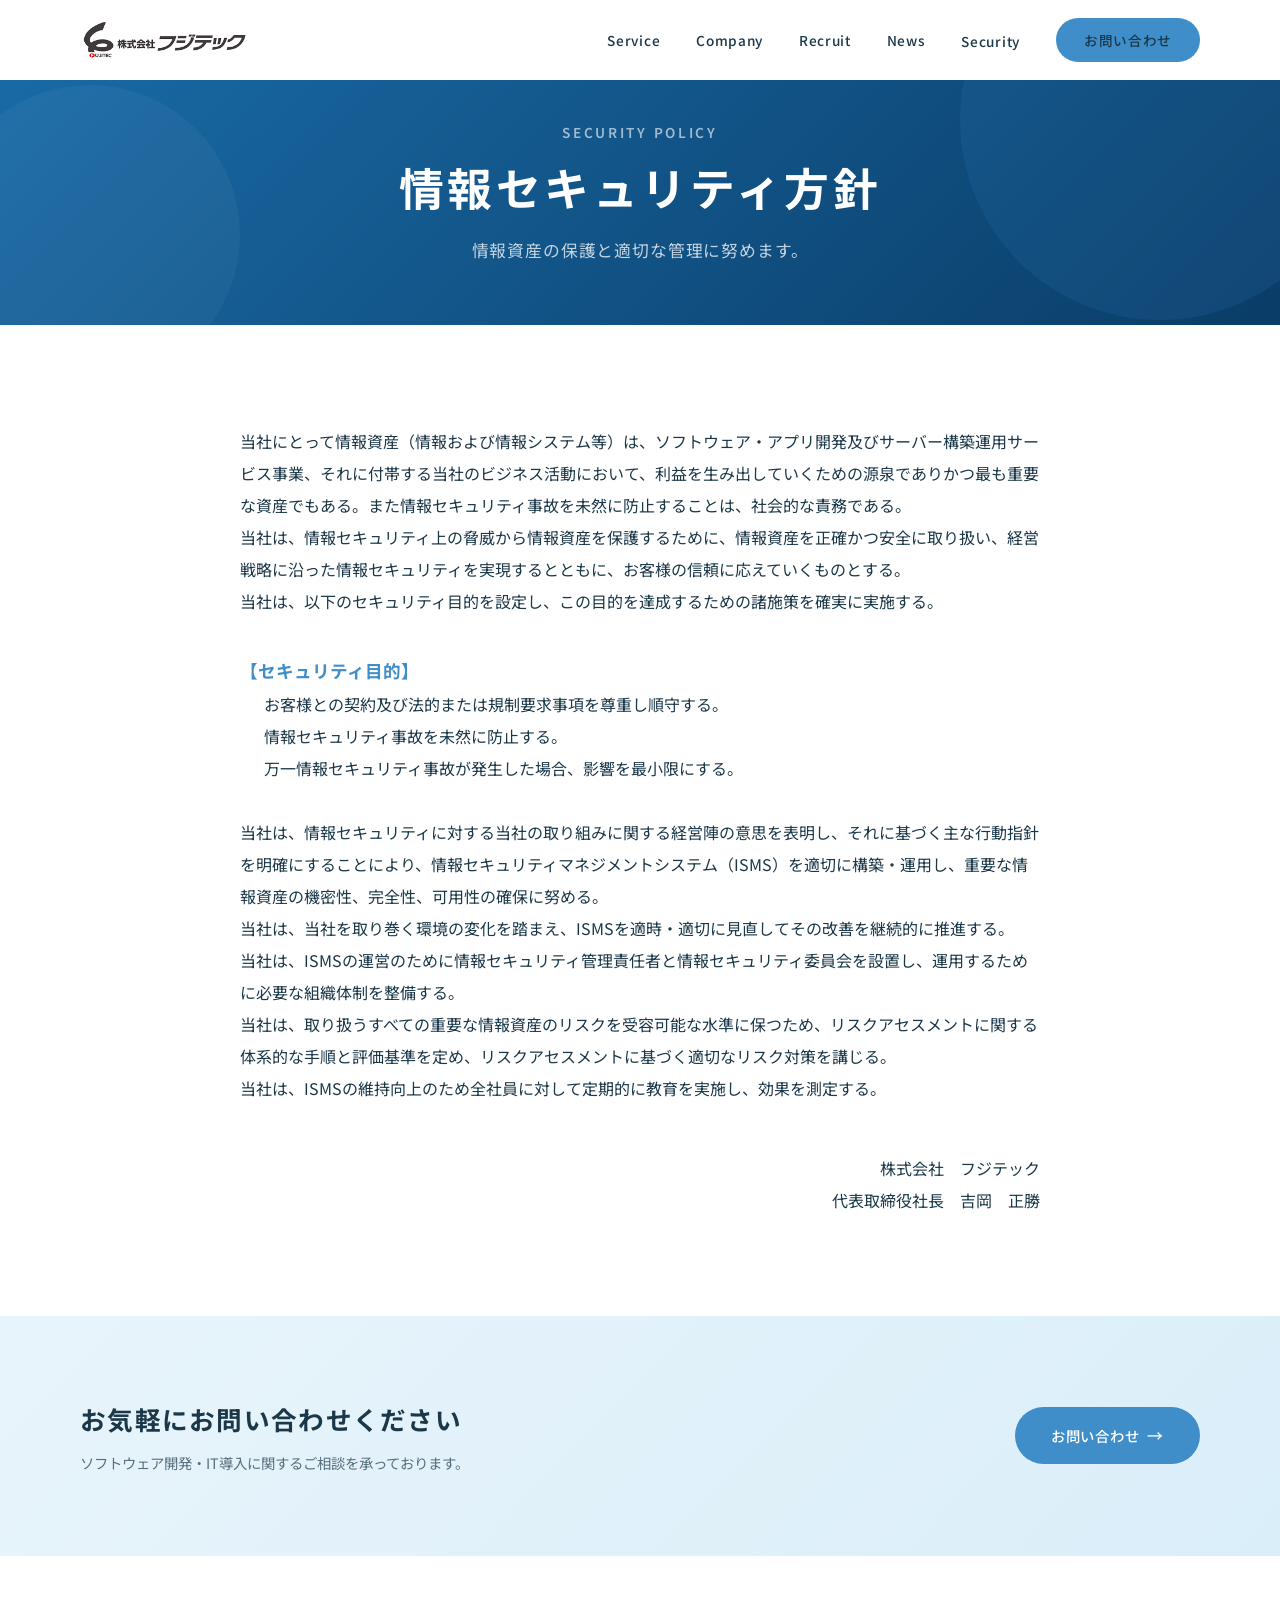
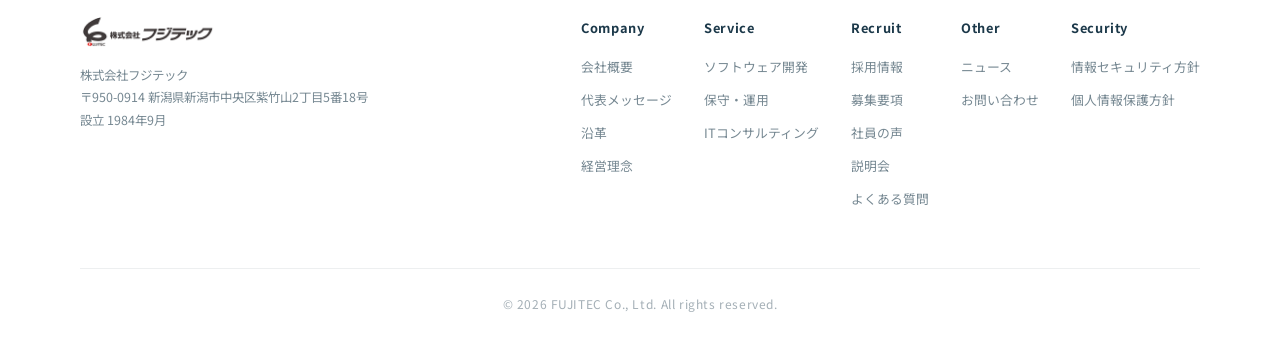
<file: security-policy.html>
﻿<!DOCTYPE html>
<html lang="ja">
<head>
  <meta charset="UTF-8">
  <meta name="viewport" content="width=device-width, initial-scale=1.0">
  <title>情報セキュリティ方針｜株式会社フジテック</title>
  <meta name="description" content="株式会社フジテックの情報セキュリティ方針。ISMSに基づき、情報資産の機密性・完全性・可用性の確保に努めます。">

  <!-- Google Fonts -->
  <link rel="preconnect" href="https://fonts.googleapis.com">
  <link rel="preconnect" href="https://fonts.gstatic.com" crossorigin>
  <link href="https://fonts.googleapis.com/css2?family=Noto+Sans+JP:wght@300;400;500;700&display=swap" rel="stylesheet">

  <!-- Stylesheet -->
  <link rel="stylesheet" href="css/style.css?v=20260512b">

  <!-- Favicon -->
  <link rel="icon" href="images/logo.png" type="image/png">
</head>
<body class="subpage">

  <!-- ========== Header ========== -->
  <header class="header is-scrolled">
    <div class="header-inner">
      <a href="index.html" class="header-logo">
        <img src="images/logo.png" alt="株式会社フジテック">
      </a>

      <nav class="header-nav">
        <a href="service.html">Service</a>
        <a href="company.html">Company</a>
        <a href="recruit.html">Recruit</a>
        <a href="news.html">News</a>
        <div class="nav-dropdown">
          <a href="security-policy.html" class="nav-dropdown-trigger">Security</a>
          <div class="nav-dropdown-menu">
            <a href="security-policy.html">情報セキュリティ方針</a>
            <a href="privacy-policy.html">個人情報保護方針</a>
          </div>
        </div>
        <a href="contact.html" class="header-contact">お問い合わせ</a>
      </nav>

      <button class="hamburger" aria-label="メニュー">
        <span></span>
        <span></span>
        <span></span>
      </button>
    </div>
  </header>

  <!-- Mobile Menu -->
  <div class="mobile-menu-overlay"></div>
  <div class="mobile-menu">
    <div class="mobile-menu-header">
      <a href="index.html" class="mobile-menu-logo"><img src="images/logo.png" alt="株式会社フジテック"></a>
      <button class="mobile-menu-close" aria-label="閉じる">&times;</button>
    </div>
    <a href="service.html">Service</a>
    <a href="company.html">Company</a>
    <a href="recruit.html">Recruit</a>
    <a href="news.html">News</a>
    <div class="mobile-menu-accordion">
      <button class="mobile-menu-accordion-btn">Security</button>
      <div class="mobile-menu-accordion-body">
        <a href="security-policy.html">情報セキュリティ方針</a>
        <a href="privacy-policy.html">個人情報保護方針</a>
      </div>
    </div>
    <a href="contact.html">お問い合わせ</a>
  </div>

  <!-- ========== Page Hero ========== -->
  <section class="page-hero">
    <div class="page-hero-inner">
      <p class="page-hero-en">Security Policy</p>
      <h1 class="page-hero-title">情報セキュリティ方針</h1>
      <p class="page-hero-sub">情報資産の保護と適切な管理に努めます。</p>
    </div>
  </section>

  <!-- ========== Policy Content ========== -->
  <section class="company-overview">
    <div class="inner">
      <div class="overview-content fade-in">
        <div class="policy-content" style="max-width: 800px; margin: 0 auto; line-height: 2;">
          <p>当社にとって情報資産（情報および情報システム等）は、ソフトウェア・アプリ開発及びサーバー構築運用サービス事業、それに付帯する当社のビジネス活動において、利益を生み出していくための源泉でありかつ最も重要な資産でもある。また情報セキュリティ事故を未然に防止することは、社会的な責務である。</p>

          <p>当社は、情報セキュリティ上の脅威から情報資産を保護するために、情報資産を正確かつ安全に取り扱い、経営戦略に沿った情報セキュリティを実現するとともに、お客様の信頼に応えていくものとする。</p>

          <p>当社は、以下のセキュリティ目的を設定し、この目的を達成するための諸施策を確実に実施する。</p>

          <h3 style="color: rgb(63,142,201); margin-top: 2em; font-size: 1.1rem;">【セキュリティ目的】</h3>
          <ul style="padding-left: 1.5em; margin-bottom: 2em;">
            <li>お客様との契約及び法的または規制要求事項を尊重し順守する。</li>
            <li>情報セキュリティ事故を未然に防止する。</li>
            <li>万一情報セキュリティ事故が発生した場合、影響を最小限にする。</li>
          </ul>

          <p>当社は、情報セキュリティに対する当社の取り組みに関する経営陣の意思を表明し、それに基づく主な行動指針を明確にすることにより、情報セキュリティマネジメントシステム（ISMS）を適切に構築・運用し、重要な情報資産の機密性、完全性、可用性の確保に努める。</p>

          <p>当社は、当社を取り巻く環境の変化を踏まえ、ISMSを適時・適切に見直してその改善を継続的に推進する。</p>

          <p>当社は、ISMSの運営のために情報セキュリティ管理責任者と情報セキュリティ委員会を設置し、運用するために必要な組織体制を整備する。</p>

          <p>当社は、取り扱うすべての重要な情報資産のリスクを受容可能な水準に保つため、リスクアセスメントに関する体系的な手順と評価基準を定め、リスクアセスメントに基づく適切なリスク対策を講じる。</p>

          <p>当社は、ISMSの維持向上のため全社員に対して定期的に教育を実施し、効果を測定する。</p>

          <p style="margin-top: 3em; text-align: right;">
            株式会社　フジテック<br>
            代表取締役社長　吉岡　正勝
          </p>
        </div>
      </div>
    </div>
  </section>

  <!-- ========== Contact CTA ========== -->
  <section class="section-contact">
    <div class="inner">
      <div class="contact-inner fade-in">
        <div class="contact-text">
          <h2>お気軽にお問い合わせください</h2>
          <p>ソフトウェア開発・IT導入に関するご相談を承っております。</p>
        </div>
        <a href="contact.html" class="btn-primary">お問い合わせ</a>
      </div>
    </div>
  </section>

  <!-- ========== Footer ========== -->
  <footer class="footer">
    <div class="inner">
      <div class="footer-top">
        <div class="footer-left">
          <div class="footer-logo">
            <a href="index.html"><img src="images/logo.png" alt="株式会社フジテック"></a>
          </div>
          <p class="footer-company-info">
            株式会社フジテック<br>
            〒950-0914 新潟県新潟市中央区紫竹山2丁目5番18号<br>
            設立 1984年9月
          </p>

        </div>
        <div class="footer-nav">
          <div class="footer-nav-col">
            <h4>Company</h4>
            <a href="company.html">会社概要</a>
            <a href="company.html#message">代表メッセージ</a>
            <a href="company.html#history">沿革</a>
            <a href="company.html#philosophy">経営理念</a>
          </div>
          <div class="footer-nav-col">
            <h4>Service</h4>
            <a href="service.html#dev">ソフトウェア開発</a>
            <a href="service.html#maintenance">保守・運用</a>
            <a href="service.html#consulting">ITコンサルティング</a>
          </div>
          <div class="footer-nav-col">
            <h4>Recruit</h4>
            <a href="recruit.html">採用情報</a>
            <a href="recruit.html#positions">募集要項</a>
            <a href="recruit.html#interview">社員の声</a>
            <a href="recruit.html#careers">説明会</a>
            <a href="recruit.html#faq">よくある質問</a>
          </div>
          <div class="footer-nav-col">
            <h4>Other</h4>
            <a href="news.html">ニュース</a>
            <a href="contact.html">お問い合わせ</a>
          </div>
          <div class="footer-nav-col">
            <h4>Security</h4>
            <a href="security-policy.html">情報セキュリティ方針</a>
            <a href="privacy-policy.html">個人情報保護方針</a>
          </div>
        </div>
      </div>
      <div class="footer-bottom">
        <p>&copy; 2026 FUJITEC Co., Ltd. All rights reserved.</p>
      </div>
    </div>
  </footer>

  <!-- JS -->
  <script src="js/main.js?v=20260512b"></script>
</body>
</html>
</file>
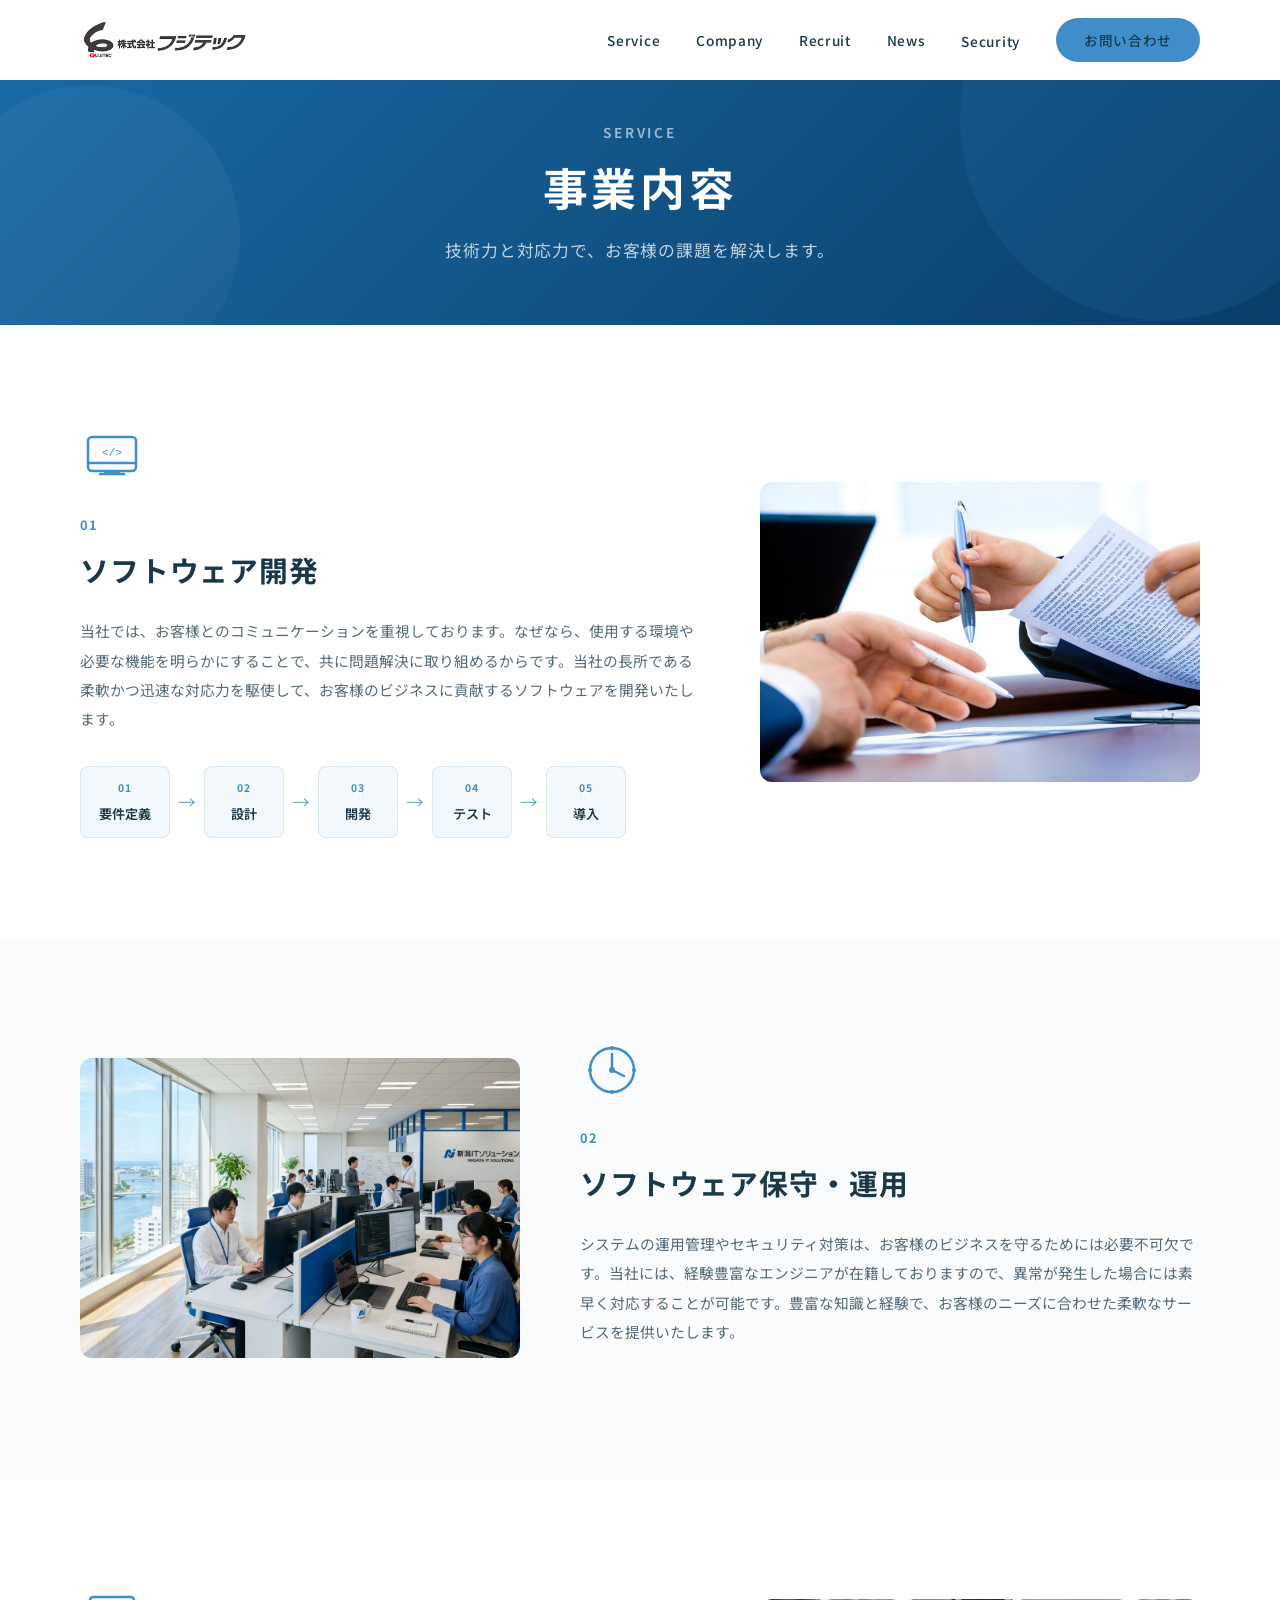
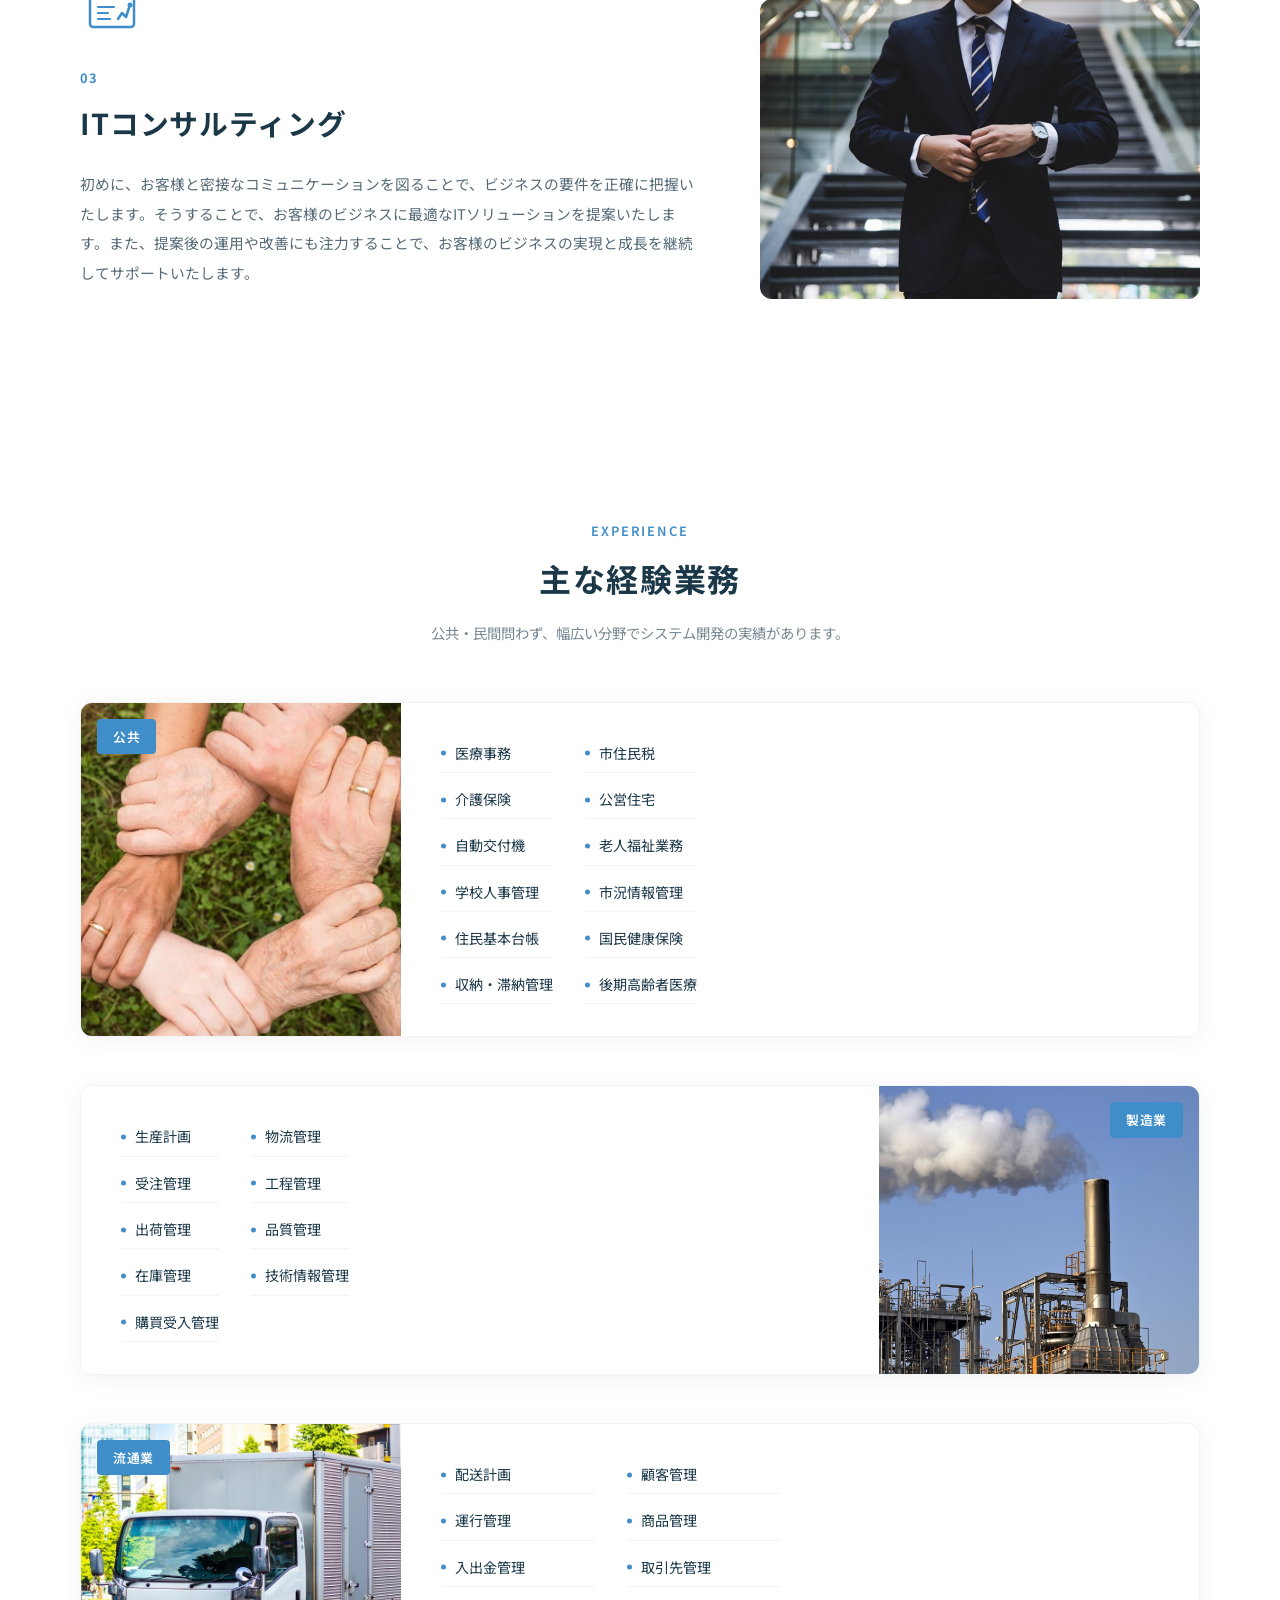
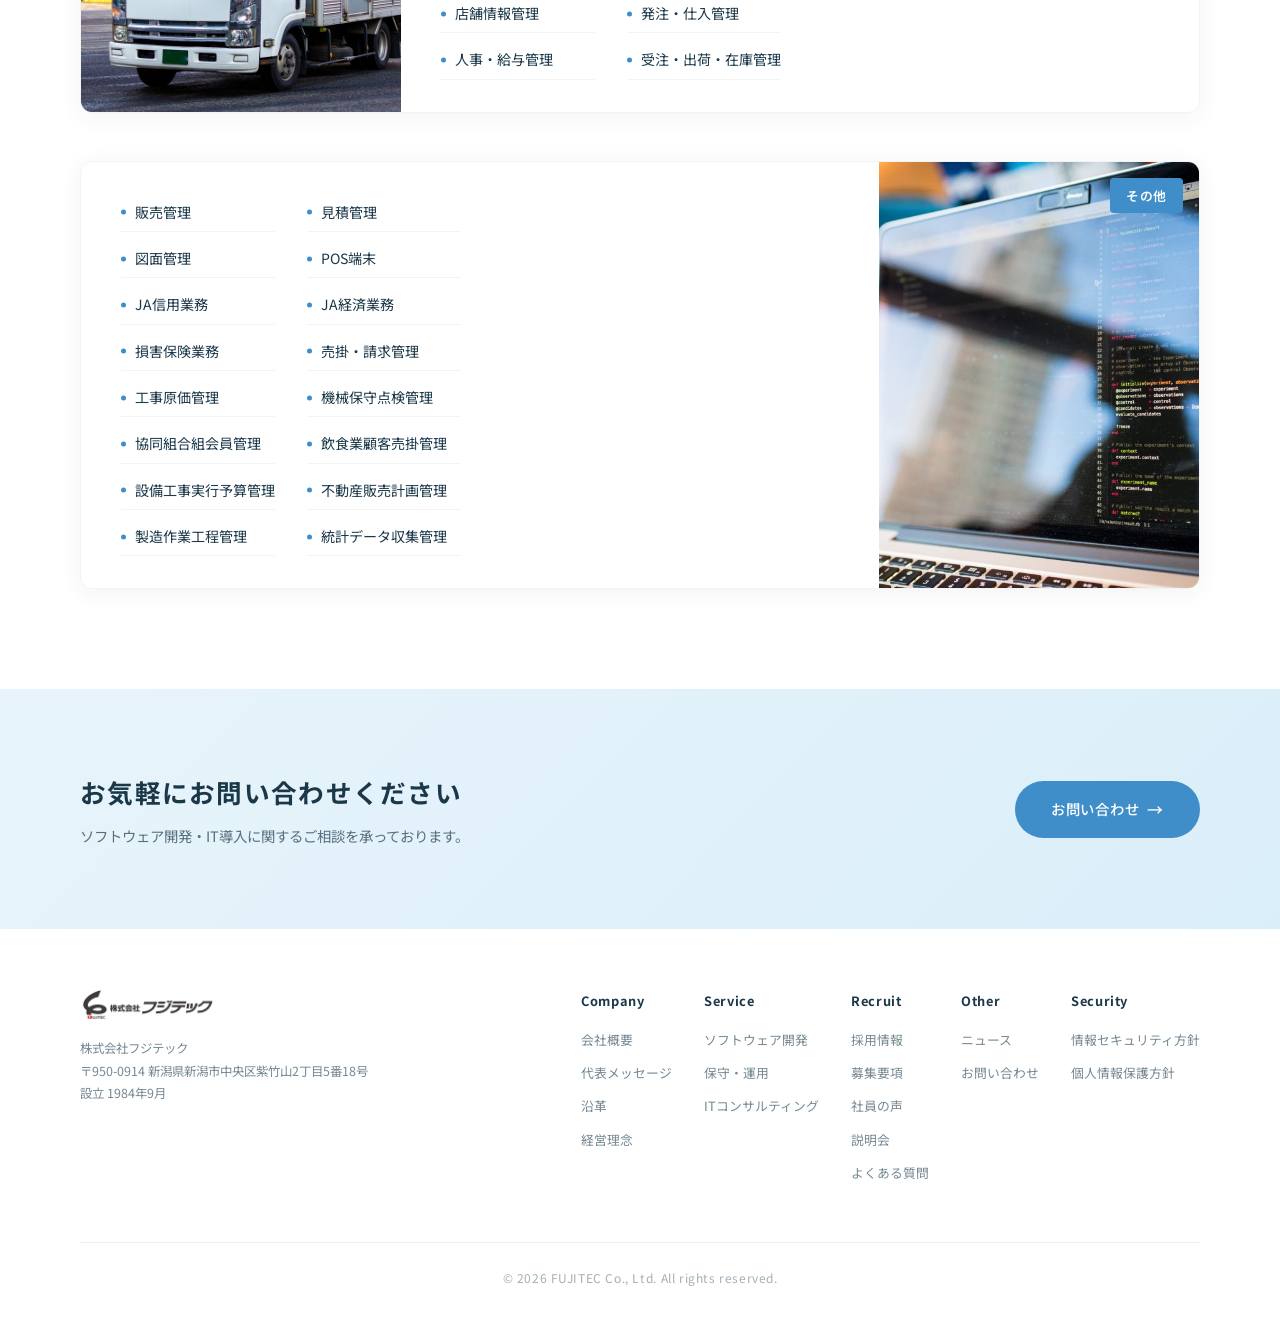
<file: service.html>
﻿<!DOCTYPE html>
<html lang="ja">
<head>
  <meta charset="UTF-8">
  <meta name="viewport" content="width=device-width, initial-scale=1.0">
  <title>事業内容｜株式会社フジテック</title>
  <meta name="description" content="株式会社フジテックの事業内容。ソフトウェア開発、保守・運用、ITコンサルティングで地域社会に貢献します。">

  <!-- Google Fonts -->
  <link rel="preconnect" href="https://fonts.googleapis.com">
  <link rel="preconnect" href="https://fonts.gstatic.com" crossorigin>
  <link href="https://fonts.googleapis.com/css2?family=Noto+Sans+JP:wght@300;400;500;700&display=swap" rel="stylesheet">

  <!-- Stylesheet -->
  <link rel="stylesheet" href="css/style.css?v=20260512b">

  <!-- Favicon -->
  <link rel="icon" href="images/logo.png" type="image/png">
</head>
<body class="subpage">

  <!-- ========== Header ========== -->
  <header class="header is-scrolled">
    <div class="header-inner">
      <a href="index.html" class="header-logo">
        <img src="images/logo.png" alt="株式会社フジテック">
      </a>

      <nav class="header-nav">
        <a href="service.html">Service</a>
        <a href="company.html">Company</a>
        <a href="recruit.html">Recruit</a>
        <a href="news.html">News</a>
        <div class="nav-dropdown">
          <a href="security-policy.html" class="nav-dropdown-trigger">Security</a>
          <div class="nav-dropdown-menu">
            <a href="security-policy.html">情報セキュリティ方針</a>
            <a href="privacy-policy.html">個人情報保護方針</a>
          </div>
        </div>
        <a href="contact.html" class="header-contact">お問い合わせ</a>
      </nav>

      <button class="hamburger" aria-label="メニュー">
        <span></span>
        <span></span>
        <span></span>
      </button>
    </div>
  </header>

  <!-- Mobile Menu -->
  <div class="mobile-menu-overlay"></div>
  <div class="mobile-menu">
    <div class="mobile-menu-header">
      <a href="index.html" class="mobile-menu-logo"><img src="images/logo.png" alt="株式会社フジテック"></a>
      <button class="mobile-menu-close" aria-label="閉じる">&times;</button>
    </div>
    <a href="service.html">Service</a>
    <a href="company.html">Company</a>
    <a href="recruit.html">Recruit</a>
    <a href="news.html">News</a>
    <div class="mobile-menu-accordion">
      <button class="mobile-menu-accordion-btn">Security</button>
      <div class="mobile-menu-accordion-body">
        <a href="security-policy.html">情報セキュリティ方針</a>
        <a href="privacy-policy.html">個人情報保護方針</a>
      </div>
    </div>
    <a href="contact.html">お問い合わせ</a>
  </div>

  <!-- ========== Page Hero ========== -->
  <section class="page-hero">
    <div class="page-hero-inner">
      <p class="page-hero-en">Service</p>
      <h1 class="page-hero-title">事業内容</h1>
      <p class="page-hero-sub">技術力と対応力で、お客様の課題を解決します。</p>
    </div>
  </section>

  <!-- ========== Service Detail Sections ========== -->

  <!-- 01 ソフトウェア開発 -->
  <section class="service-detail" id="dev">
    <div class="inner">
      <div class="service-detail-layout fade-in">
        <div class="service-detail-text">
          <div class="service-detail-icon">
            <svg width="64" height="64" viewBox="0 0 64 64" fill="none" xmlns="http://www.w3.org/2000/svg">
              <rect x="8" y="12" width="48" height="34" rx="4" stroke="rgb(63,142,201)" stroke-width="2.5" fill="none"/>
              <line x1="8" y1="38" x2="56" y2="38" stroke="rgb(63,142,201)" stroke-width="2.5"/>
              <rect x="24" y="46" width="16" height="3" rx="1.5" fill="rgb(63,142,201)"/>
              <line x1="20" y1="49" x2="44" y2="49" stroke="rgb(63,142,201)" stroke-width="2.5" stroke-linecap="round"/>
              <text x="22" y="31" font-family="monospace" font-size="11" fill="rgb(63,142,201)">&lt;/&gt;</text>
            </svg>
          </div>
          <p class="service-detail-num">01</p>
          <h2>ソフトウェア開発</h2>
          <p class="service-detail-desc">当社では、お客様とのコミュニケーションを重視しております。なぜなら、使用する環境や必要な機能を明らかにすることで、共に問題解決に取り組めるからです。当社の長所である柔軟かつ迅速な対応力を駆使して、お客様のビジネスに貢献するソフトウェアを開発いたします。</p>
          <div class="service-detail-flow">
            <div class="flow-item">
              <span class="flow-step">01</span>
              <span class="flow-label">要件定義</span>
            </div>
            <span class="flow-arrow">→</span>
            <div class="flow-item">
              <span class="flow-step">02</span>
              <span class="flow-label">設計</span>
            </div>
            <span class="flow-arrow">→</span>
            <div class="flow-item">
              <span class="flow-step">03</span>
              <span class="flow-label">開発</span>
            </div>
            <span class="flow-arrow">→</span>
            <div class="flow-item">
              <span class="flow-step">04</span>
              <span class="flow-label">テスト</span>
            </div>
            <span class="flow-arrow">→</span>
            <div class="flow-item">
              <span class="flow-step">05</span>
              <span class="flow-label">導入</span>
            </div>
          </div>
        </div>
        <div class="service-detail-image">
          <img src="images/business.jpg" alt="ソフトウェア開発">
        </div>
      </div>
    </div>
  </section>

  <!-- 02 ソフトウェア保守・運用 -->
  <section class="service-detail service-detail-alt" id="maintenance">
    <div class="inner">
      <div class="service-detail-layout service-detail-reverse fade-in">
        <div class="service-detail-text">
          <div class="service-detail-icon">
            <svg width="64" height="64" viewBox="0 0 64 64" fill="none" xmlns="http://www.w3.org/2000/svg">
              <circle cx="32" cy="32" r="22" stroke="rgb(63,142,201)" stroke-width="2.5" fill="none"/>
              <path d="M32 16 L32 32 L44 38" stroke="rgb(63,142,201)" stroke-width="2.5" stroke-linecap="round" stroke-linejoin="round" fill="none"/>
              <circle cx="32" cy="32" r="3" fill="rgb(63,142,201)"/>
              <circle cx="32" cy="10" r="2" fill="rgb(63,142,201)"/>
              <circle cx="32" cy="54" r="2" fill="rgb(63,142,201)"/>
              <circle cx="10" cy="32" r="2" fill="rgb(63,142,201)"/>
              <circle cx="54" cy="32" r="2" fill="rgb(63,142,201)"/>
            </svg>
          </div>
          <p class="service-detail-num">02</p>
          <h2>ソフトウェア保守・運用</h2>
          <p class="service-detail-desc">システムの運用管理やセキュリティ対策は、お客様のビジネスを守るためには必要不可欠です。当社には、経験豊富なエンジニアが在籍しておりますので、異常が発生した場合には素早く対応することが可能です。豊富な知識と経験で、お客様のニーズに合わせた柔軟なサービスを提供いたします。</p>
        </div>
        <div class="service-detail-image">
          <img src="images/office.png" alt="ソフトウェア保守・運用">
        </div>
      </div>
    </div>
  </section>

  <!-- 03 ITコンサルティング -->
  <section class="service-detail" id="consulting">
    <div class="inner">
      <div class="service-detail-layout fade-in">
        <div class="service-detail-text">
          <div class="service-detail-icon">
            <svg width="64" height="64" viewBox="0 0 64 64" fill="none" xmlns="http://www.w3.org/2000/svg">
              <rect x="10" y="18" width="44" height="30" rx="3" stroke="rgb(63,142,201)" stroke-width="2.5" fill="none"/>
              <line x1="18" y1="28" x2="34" y2="28" stroke="rgb(63,142,201)" stroke-width="2" stroke-linecap="round"/>
              <line x1="18" y1="34" x2="28" y2="34" stroke="rgb(63,142,201)" stroke-width="2" stroke-linecap="round"/>
              <line x1="18" y1="40" x2="30" y2="40" stroke="rgb(63,142,201)" stroke-width="2" stroke-linecap="round"/>
              <polyline points="38,40 42,34 46,38 50,26" stroke="rgb(63,142,201)" stroke-width="2.5" stroke-linecap="round" stroke-linejoin="round" fill="none"/>
              <circle cx="50" cy="26" r="2.5" fill="rgb(63,142,201)"/>
            </svg>
          </div>
          <p class="service-detail-num">03</p>
          <h2>ITコンサルティング</h2>
          <p class="service-detail-desc">初めに、お客様と密接なコミュニケーションを図ることで、ビジネスの要件を正確に把握いたします。そうすることで、お客様のビジネスに最適なITソリューションを提案いたします。また、提案後の運用や改善にも注力することで、お客様のビジネスの実現と成長を継続してサポートいたします。</p>
        </div>
        <div class="service-detail-image">
          <img src="images/consulting.jpg" alt="ITコンサルティング">
        </div>
      </div>
    </div>
  </section>

  <!-- ========== Experience Section ========== -->
  <section class="service-experience">
    <div class="inner">
      <div class="experience-header fade-in">
        <p class="section-en">Experience</p>
        <h2>主な経験業務</h2>
        <p class="experience-sub">公共・民間問わず、幅広い分野でシステム開発の実績があります。</p>
      </div>

      <div class="experience-cards">
        <!-- 公共 -->
        <div class="exp-card fade-in">
          <div class="exp-card-img">
            <img src="images/exp-public.jpg" alt="公共">
            <span class="exp-card-label">公共</span>
          </div>
          <div class="exp-card-body">
            <ul class="exp-list">
              <li>医療事務</li>
              <li>市住民税</li>
              <li>介護保険</li>
              <li>公営住宅</li>
              <li>自動交付機</li>
              <li>老人福祉業務</li>
              <li>学校人事管理</li>
              <li>市況情報管理</li>
              <li>住民基本台帳</li>
              <li>国民健康保険</li>
              <li>収納・滞納管理</li>
              <li>後期高齢者医療</li>
            </ul>
          </div>
        </div>

        <!-- 製造業 -->
        <div class="exp-card fade-in">
          <div class="exp-card-img">
            <img src="images/exp-manufacturing.jpg" alt="製造業">
            <span class="exp-card-label">製造業</span>
          </div>
          <div class="exp-card-body">
            <ul class="exp-list">
              <li>生産計画</li>
              <li>物流管理</li>
              <li>受注管理</li>
              <li>工程管理</li>
              <li>出荷管理</li>
              <li>品質管理</li>
              <li>在庫管理</li>
              <li>技術情報管理</li>
              <li>購買受入管理</li>
            </ul>
          </div>
        </div>

        <!-- 流通業 -->
        <div class="exp-card fade-in">
          <div class="exp-card-img">
            <img src="images/exp-distribution.jpg" alt="流通業">
            <span class="exp-card-label">流通業</span>
          </div>
          <div class="exp-card-body">
            <ul class="exp-list">
              <li>配送計画</li>
              <li>顧客管理</li>
              <li>運行管理</li>
              <li>商品管理</li>
              <li>入出金管理</li>
              <li>取引先管理</li>
              <li>店舗情報管理</li>
              <li>発注・仕入管理</li>
              <li>人事・給与管理</li>
              <li>受注・出荷・在庫管理</li>
            </ul>
          </div>
        </div>

        <!-- その他 -->
        <div class="exp-card fade-in">
          <div class="exp-card-img">
            <img src="images/exp-other.jpg" alt="その他">
            <span class="exp-card-label">その他</span>
          </div>
          <div class="exp-card-body">
            <ul class="exp-list">
              <li>販売管理</li>
              <li>見積管理</li>
              <li>図面管理</li>
              <li>POS端末</li>
              <li>JA信用業務</li>
              <li>JA経済業務</li>
              <li>損害保険業務</li>
              <li>売掛・請求管理</li>
              <li>工事原価管理</li>
              <li>機械保守点検管理</li>
              <li>協同組合組会員管理</li>
              <li>飲食業顧客売掛管理</li>
              <li>設備工事実行予算管理</li>
              <li>不動産販売計画管理</li>
              <li>製造作業工程管理</li>
              <li>統計データ収集管理</li>
            </ul>
          </div>
        </div>
      </div>
    </div>
  </section>

  <!-- ========== Contact CTA ========== -->
  <section class="section-contact">
    <div class="inner">
      <div class="contact-inner fade-in">
        <div class="contact-text">
          <h2>お気軽にお問い合わせください</h2>
          <p>ソフトウェア開発・IT導入に関するご相談を承っております。</p>
        </div>
        <a href="contact.html" class="btn-primary">お問い合わせ</a>
      </div>
    </div>
  </section>

  <!-- ========== Footer ========== -->
  <footer class="footer">
    <div class="inner">
      <div class="footer-top">
        <div class="footer-left">
          <div class="footer-logo">
            <a href="index.html"><img src="images/logo.png" alt="株式会社フジテック"></a>
          </div>
          <p class="footer-company-info">
            株式会社フジテック<br>
            〒950-0914 新潟県新潟市中央区紫竹山2丁目5番18号<br>
            設立 1984年9月
          </p>

        </div>
        <div class="footer-nav">
          <div class="footer-nav-col">
            <h4>Company</h4>
            <a href="company.html">会社概要</a>
            <a href="company.html#message">代表メッセージ</a>
            <a href="company.html#history">沿革</a>
            <a href="company.html#philosophy">経営理念</a>
          </div>
          <div class="footer-nav-col">
            <h4>Service</h4>
            <a href="service.html#dev">ソフトウェア開発</a>
            <a href="service.html#maintenance">保守・運用</a>
            <a href="service.html#consulting">ITコンサルティング</a>
          </div>
          <div class="footer-nav-col">
            <h4>Recruit</h4>
            <a href="recruit.html">採用情報</a>
            <a href="recruit.html#positions">募集要項</a>
            <a href="recruit.html#interview">社員の声</a>
            <a href="recruit.html#careers">説明会</a>
            <a href="recruit.html#faq">よくある質問</a>
          </div>
          <div class="footer-nav-col">
            <h4>Other</h4>
            <a href="news.html">ニュース</a>
            <a href="contact.html">お問い合わせ</a>
          </div>
          <div class="footer-nav-col">
            <h4>Security</h4>
            <a href="security-policy.html">情報セキュリティ方針</a>
            <a href="privacy-policy.html">個人情報保護方針</a>
          </div>
        </div>
      </div>
      <div class="footer-bottom">
        <p>&copy; 2026 FUJITEC Co., Ltd. All rights reserved.</p>
      </div>
    </div>
  </footer>

  <!-- JS -->
  <script src="js/main.js?v=20260512b"></script>
  <script>
    // Tab switching for experience section
    document.querySelectorAll('.tab-btn').forEach(btn => {
      btn.addEventListener('click', () => {
        document.querySelectorAll('.tab-btn').forEach(b => b.classList.remove('active'));
        document.querySelectorAll('.tab-content').forEach(c => c.classList.remove('active'));
        btn.classList.add('active');
        document.getElementById('tab-' + btn.dataset.tab).classList.add('active');
      });
    });
  </script>
</body>
</html>
</file>
<file: css/style.css>
/* ============================================
   FJテック（株式会社フジテック）HP リニューアル
   Design Reference: SynX (https://www.synx.co.jp)
   Light theme — white base + blue gradients
   ============================================ */

/* ---------- Reset & Base ---------- */
*,
*::before,
*::after {
  margin: 0;
  padding: 0;
  box-sizing: border-box;
}

html {
  scroll-behavior: smooth;
  font-size: 16px;
}

body {
  font-family: 'Noto Sans JP', sans-serif;
  color: rgb(27, 56, 73);
  background: #fff;
  line-height: 1.8;
  overflow-x: hidden;
  -webkit-font-smoothing: antialiased;
  -moz-osx-font-smoothing: grayscale;
}

a {
  text-decoration: none;
  color: inherit;
  transition: opacity 0.3s;
}

a:hover {
  opacity: 0.7;
}

img {
  max-width: 100%;
  height: auto;
  display: block;
}

ul {
  list-style: none;
}

/* ---------- Utility ---------- */
.inner {
  max-width: 1200px;
  margin: 0 auto;
  padding: 0 40px;
}

.section-en {
  font-size: 0.8rem;
  font-weight: 600;
  letter-spacing: 0.15em;
  text-transform: uppercase;
  color: rgb(63, 142, 201);
  margin-bottom: 8px;
}

.btn-primary {
  display: inline-flex;
  align-items: center;
  gap: 8px;
  padding: 14px 36px;
  background: rgb(63, 142, 201);
  color: #fff;
  border-radius: 40px;
  font-size: 0.9rem;
  font-weight: 500;
  border: none;
  cursor: pointer;
  transition: background 0.3s, transform 0.3s;
  letter-spacing: 0.05em;
}

.btn-primary:hover {
  background: rgb(40, 115, 175);
  opacity: 1;
  transform: translateY(-2px);
}

.btn-primary::after {
  content: '→';
  font-size: 1rem;
  transition: transform 0.3s;
}

.btn-primary:hover::after {
  transform: translateX(4px);
}

.btn-outline {
  display: inline-flex;
  align-items: center;
  gap: 8px;
  padding: 12px 32px;
  background: transparent;
  color: #fff;
  border: 1.5px solid #fff;
  border-radius: 40px;
  font-size: 0.9rem;
  font-weight: 500;
  cursor: pointer;
  transition: background 0.3s, transform 0.3s;
  letter-spacing: 0.05em;
}

.btn-outline:hover {
  background: rgba(255, 255, 255, 0.15);
  opacity: 1;
  transform: translateY(-2px);
}

.btn-outline::after {
  content: '→';
  font-size: 1rem;
  transition: transform 0.3s;
}

.btn-outline:hover::after {
  transform: translateX(4px);
}

/* ---------- Scroll Animations ---------- */
.fade-in {
  opacity: 0;
  transform: translateY(40px);
  transition: opacity 0.8s ease, transform 0.8s ease;
}

.fade-in.is-visible {
  opacity: 1;
  transform: translateY(0);
}

.fade-in-left {
  opacity: 0;
  transform: translateX(-40px);
  transition: opacity 0.8s ease, transform 0.8s ease;
}

.fade-in-left.is-visible {
  opacity: 1;
  transform: translateX(0);
}

.fade-in-right {
  opacity: 0;
  transform: translateX(40px);
  transition: opacity 0.8s ease, transform 0.8s ease;
}

.fade-in-right.is-visible {
  opacity: 1;
  transform: translateX(0);
}

/* ---------- Header ---------- */
.header {
  position: fixed;
  top: 0;
  left: 0;
  width: 100%;
  z-index: 1000;
  background: #ffffff;
  transition: box-shadow 0.4s;
  padding: 0;
}

.header.is-scrolled {
  background: #ffffff;
  box-shadow: 0 1px 12px rgba(0, 0, 0, 0.06);
}

.header-inner {
  max-width: 1200px;
  margin: 0 auto;
  padding: 0 40px;
  display: flex;
  align-items: center;
  justify-content: space-between;
  height: 80px;
}

.header-logo img {
  height: 40px;
  width: auto;
  max-width: 220px;
}

.header-nav {
  display: flex;
  align-items: center;
  gap: 36px;
}

.header-nav a {
  font-size: 0.85rem;
  font-weight: 500;
  color: rgb(27, 56, 73);
  letter-spacing: 0.05em;
  position: relative;
}

.header-nav a::after {
  content: '';
  position: absolute;
  bottom: -4px;
  left: 0;
  width: 0;
  height: 2px;
  background: rgb(63, 142, 201);
  transition: width 0.3s;
}

.header-nav a:hover::after {
  width: 100%;
}

.header-nav a:hover {
  opacity: 1;
}

/* Nav Dropdown */
.nav-dropdown {
  position: relative;
}

.nav-dropdown-trigger {
  cursor: pointer;
}

.nav-dropdown-menu {
  position: absolute;
  top: 100%;
  left: 50%;
  transform: translateX(-50%);
  background: #ffffff;
  border-radius: 8px;
  box-shadow: 0 8px 32px rgba(27, 56, 73, 0.12);
  padding: 8px 0;
  min-width: 200px;
  opacity: 0;
  visibility: hidden;
  transition: opacity 0.25s, visibility 0.25s;
  z-index: 1000;
  margin-top: 8px;
}

.nav-dropdown-menu::before {
  content: '';
  position: absolute;
  top: -8px;
  left: 0;
  right: 0;
  height: 8px;
}

.nav-dropdown:hover .nav-dropdown-menu {
  opacity: 1;
  visibility: visible;
}

.nav-dropdown-menu a {
  display: block;
  padding: 10px 20px;
  font-size: 0.82rem;
  color: rgb(27, 56, 73);
  white-space: nowrap;
  transition: background 0.2s;
}

.nav-dropdown-menu a::after {
  display: none;
}

.nav-dropdown-menu a:hover {
  background: rgba(63, 142, 201, 0.06);
  color: rgb(63, 142, 201);
}

.header-contact {
  padding: 10px 28px;
  background: rgb(63, 142, 201);
  color: #fff;
  border-radius: 30px;
  font-size: 0.85rem;
  font-weight: 500;
  letter-spacing: 0.05em;
  transition: background 0.3s, transform 0.3s;
}

.header-contact:hover {
  background: rgb(40, 115, 175);
  opacity: 1;
  transform: translateY(-1px);
}

/* Hamburger */
.hamburger {
  display: none;
  flex-direction: column;
  gap: 6px;
  cursor: pointer;
  width: 28px;
  background: none;
  border: none;
  padding: 4px 0;
  z-index: 1100;
}

.hamburger span {
  display: block;
  width: 100%;
  height: 2px;
  background: rgb(27, 56, 73);
  border-radius: 2px;
  transition: transform 0.3s, opacity 0.3s;
}

.hamburger.is-active span:nth-child(1) {
  transform: translateY(8px) rotate(45deg);
}

.hamburger.is-active span:nth-child(2) {
  opacity: 0;
}

.hamburger.is-active span:nth-child(3) {
  transform: translateY(-8px) rotate(-45deg);
}

/* Mobile menu */
/* Mobile Menu Overlay */
.mobile-menu-overlay {
  display: none;
  position: fixed;
  top: 0;
  left: 0;
  width: 100%;
  height: 100vh;
  background: rgba(0, 0, 0, 0.3);
  z-index: 1040;
  opacity: 0;
  transition: opacity 0.3s;
}

.mobile-menu-overlay.is-open {
  display: block;
  opacity: 1;
}

.mobile-menu {
  display: none;
  position: fixed;
  top: 0;
  left: 0;
  width: 100%;
  height: 100vh;
  background: rgba(255, 255, 255, 0.98);
  z-index: 1050;
  flex-direction: column;
  align-items: center;
  justify-content: center;
  gap: 32px;
  opacity: 0;
  pointer-events: none;
  transition: opacity 0.4s;
}

.mobile-menu.is-open {
  display: flex;
  opacity: 1;
  pointer-events: auto;
}

.mobile-menu-header {
  position: absolute;
  top: 0;
  left: 0;
  right: 0;
  display: flex;
  align-items: center;
  justify-content: space-between;
  padding: 16px 24px;
}

.mobile-menu-logo img {
  height: 32px;
  width: auto;
}

.mobile-menu-close {
  background: none;
  border: none;
  font-size: 2.4rem;
  color: rgb(27, 56, 73);
  cursor: pointer;
  line-height: 1;
  padding: 8px;
  transition: opacity 0.2s;
}

.mobile-menu-close:hover {
  opacity: 0.6;
}

.mobile-menu a {
  font-size: 1.1rem;
  font-weight: 500;
  color: rgb(27, 56, 73);
  letter-spacing: 0.1em;
}

.mobile-menu-accordion {
  display: flex;
  flex-direction: column;
  align-items: center;
}

.mobile-menu-accordion-btn {
  background: none;
  border: none;
  font-size: 1.1rem;
  font-weight: 500;
  color: rgb(27, 56, 73);
  letter-spacing: 0.1em;
  cursor: pointer;
  font-family: 'Noto Sans JP', sans-serif;
  padding: 0;
}

.mobile-menu-accordion-btn::after {
  content: ' ▼';
  font-size: 0.6rem;
  vertical-align: middle;
  color: rgba(27, 56, 73, 0.4);
  transition: transform 0.3s;
}

.mobile-menu-accordion.is-open .mobile-menu-accordion-btn::after {
  content: ' ▲';
}

.mobile-menu-accordion-body {
  display: none;
  flex-direction: column;
  align-items: center;
  gap: 16px;
  margin-top: 16px;
}

.mobile-menu-accordion.is-open .mobile-menu-accordion-body {
  display: flex;
}

.mobile-menu-accordion-body a {
  font-size: 0.95rem;
}

/* ---------- Hero (SynX Clone) ---------- */
.hero {
  position: relative;
  width: 100%;
  height: 100vh;
  min-height: 600px;
  max-height: 900px;
  display: flex;
  flex-direction: column;
  justify-content: center;
  overflow: hidden;
  background: #ffffff;
  z-index: 1;
}

/* Wave background image (SynX: right-aligned, behind text) */
.hero-wave-wrap {
  position: absolute;
  top: 5%;
  right: -5%;
  width: 85%;
  height: 85%;
  z-index: -1;
  overflow: hidden;
}

.hero-wave-img {
  width: 100%;
  height: 100%;
  object-fit: contain;
  object-position: right center;
  opacity: 0.55;
}

/* White mask sliding to reveal wave (left → right) */
.hero-wave-mask {
  position: absolute;
  top: 0;
  left: 0;
  width: 100%;
  height: 100%;
  background: #ffffff;
  transform-origin: right center;
  animation: waveMaskReveal 2s cubic-bezier(0.22, 0.61, 0.36, 1) 0.3s forwards;
}

@keyframes waveMaskReveal {
  from { transform: scaleX(1); }
  to { transform: scaleX(0); }
}

/* Logo wind reveal (left → right wipe, like SynX kv_logo video) */
.hero-logo-wind {
  position: absolute;
  top: 12%;
  left: 80px;
  width: 280px;
  z-index: 2;
  overflow: hidden;
  clip-path: inset(0 100% 0 0);
  animation: logoWindReveal 0.8s cubic-bezier(0.25, 0.46, 0.45, 0.94) 0.3s forwards;
}

.hero-logo-wind-img {
  width: 100%;
  height: auto;
}

@keyframes logoWindReveal {
  0% { clip-path: inset(0 100% 0 0); }
  100% { clip-path: inset(0 0% 0 0); }
}

/* Middle: Title + English */
.hero-middle {
  padding: 0 80px;
}

.hero-title {
  font-size: clamp(2.4rem, 4vw, 3.6rem);
  font-weight: 700;
  line-height: 1.7;
  letter-spacing: 0.04em;
  color: rgb(27, 56, 73);
  opacity: 0;
  transform: translateY(20px);
  animation: fadeInUp 1s ease-out 1.2s forwards;
}

.hero-en {
  margin-top: 16px;
  font-size: clamp(0.9rem, 1.5vw, 1.4rem);
  font-weight: 400;
  letter-spacing: 0.06em;
  color: rgb(63, 142, 201);
  opacity: 0;
  transform: translateX(-10px);
  animation: fadeInLeft 1s ease-out 1.8s forwards;
}

@keyframes fadeInUp {
  from { opacity: 0; transform: translateY(20px); }
  to { opacity: 1; transform: translateY(0); }
}

@keyframes fadeInLeft {
  from { opacity: 0; transform: translateX(-10px); }
  to { opacity: 1; transform: translateX(0); }
}

/* Bottom: Scroll area (left-aligned like SynX) */
.hero-bottom {
  position: absolute;
  bottom: 48px;
  left: 80px;
}

.hero-scroll-area {
  display: flex;
  align-items: center;
  gap: 12px;
  opacity: 0;
  animation: fadeInUp 0.8s ease-out 2.2s forwards;
}

.hero-scroll-arrow {
  width: 14px;
  height: 14px;
  border-right: 2px solid rgb(63, 142, 201);
  border-bottom: 2px solid rgb(63, 142, 201);
  transform: rotate(45deg);
  animation: scrollBounce 2s ease-in-out infinite;
}

@keyframes scrollBounce {
  0%, 100% { transform: rotate(45deg) translateY(-2px); }
  50% { transform: rotate(45deg) translateY(4px); }
}

.hero-scroll-text {
  font-size: 0.75rem;
  letter-spacing: 0.12em;
  color: rgb(63, 142, 201);
  font-weight: 500;
}

/* Hero responsive */
@media (max-width: 768px) {
  .hero-middle {
    padding: 0 24px;
  }
  .hero-bottom {
    left: 24px;
    bottom: 32px;
  }
  .hero-wave-wrap {
    width: 110%;
    right: -15%;
    top: 10%;
  }
  .hero-logo-wind {
    left: 24px;
    width: 180px;
    top: 10%;
  }
}

/* ---------- Service Section ---------- */
.section-service {
  padding: 140px 0;
  background: #fff;
}

.service-layout {
  display: flex;
  gap: 80px;
  align-items: flex-start;
}

.service-left {
  flex: 0 0 280px;
  position: sticky;
  top: 120px;
}

.service-left .section-en {
  font-size: 0.75rem;
  margin-bottom: 4px;
}

.service-left h2 {
  font-size: 3rem;
  font-weight: 700;
  letter-spacing: 0.05em;
  line-height: 1.2;
  color: rgb(27, 56, 73);
  margin-bottom: 32px;
}

.service-right {
  flex: 1;
}

.service-item {
  padding: 40px 0;
  border-bottom: 1px solid rgba(27, 56, 73, 0.1);
}

.service-item:first-child {
  padding-top: 0;
}

.service-item .service-num {
  font-size: 0.75rem;
  font-weight: 600;
  color: rgb(63, 142, 201);
  letter-spacing: 0.1em;
  margin-bottom: 12px;
}

.service-item h3 {
  font-size: 1.3rem;
  font-weight: 700;
  margin-bottom: 12px;
  color: rgb(27, 56, 73);
  letter-spacing: 0.03em;
}

.service-item p {
  font-size: 0.9rem;
  color: rgba(27, 56, 73, 0.7);
  line-height: 1.9;
}

/* ---------- Company Section ---------- */
.section-company {
  padding: 140px 0 100px;
  background: linear-gradient(135deg, #1a6ca8 0%, #0d4a7a 40%, #0a3d68 100%);
  color: #fff;
  position: relative;
  overflow: hidden;
}

.section-company::before {
  content: '';
  position: absolute;
  top: -100px;
  right: -100px;
  width: 500px;
  height: 500px;
  border-radius: 50%;
  background: rgba(63, 142, 201, 0.15);
  pointer-events: none;
}

.company-top {
  display: flex;
  gap: 60px;
  align-items: flex-start;
  margin-bottom: 80px;
}

.company-top-left {
  flex: 1;
}

.company-top-left .section-en {
  color: rgba(255, 255, 255, 0.6);
}

.company-top-left h2 {
  font-size: 2.2rem;
  font-weight: 700;
  line-height: 1.6;
  letter-spacing: 0.06em;
  margin-bottom: 8px;
}

.company-top-right {
  flex: 1;
  padding-top: 16px;
}

.company-top-right p {
  font-size: 0.9rem;
  line-height: 2;
  color: rgba(255, 255, 255, 0.85);
  margin-bottom: 32px;
}

.company-images {
  display: grid;
  grid-template-columns: 1fr 1fr;
  gap: 24px;
}

.company-images img {
  width: 100%;
  height: 280px;
  object-fit: cover;
  border-radius: 8px;
}

/* ---------- Recruit Section ---------- */
.section-recruit {
  padding: 140px 0;
  background: #fff;
}

.recruit-layout {
  display: flex;
  gap: 60px;
  align-items: flex-start;
}

.recruit-left {
  flex: 1;
}

.recruit-left .section-en {
  font-size: 0.75rem;
  margin-bottom: 4px;
}

.recruit-left h2 {
  font-size: 3rem;
  font-weight: 700;
  letter-spacing: 0.05em;
  line-height: 1.2;
  color: rgb(27, 56, 73);
  margin-bottom: 8px;
}

.recruit-left .recruit-catch {
  font-size: 1.6rem;
  font-weight: 700;
  line-height: 1.7;
  letter-spacing: 0.05em;
  margin-bottom: 20px;
  color: rgb(27, 56, 73);
}

.recruit-left .recruit-desc {
  font-size: 0.9rem;
  line-height: 2;
  color: rgba(27, 56, 73, 0.7);
  margin-bottom: 36px;
}

.recruit-photos {
  flex: 1;
  display: grid;
  grid-template-columns: 1fr 1fr;
  grid-template-rows: auto auto;
  gap: 16px;
}

.recruit-photos .photo-main {
  grid-column: 1 / -1;
  border-radius: 8px;
  overflow: hidden;
}

.recruit-photos .photo-main img {
  width: 100%;
  height: 320px;
  object-fit: cover;
}

.recruit-photos .photo-sub {
  border-radius: 8px;
  overflow: hidden;
}

.recruit-photos .photo-sub img {
  width: 100%;
  height: 200px;
  object-fit: cover;
}

/* ---------- News Section ---------- */
.section-news {
  padding: 120px 0;
  background: #f9fbfd;
}

.news-header {
  display: flex;
  align-items: flex-end;
  justify-content: space-between;
  margin-bottom: 48px;
}

.news-header-left .section-en {
  font-size: 0.75rem;
  margin-bottom: 4px;
}

.news-header-left h2 {
  font-size: 3rem;
  font-weight: 700;
  letter-spacing: 0.05em;
  color: rgb(27, 56, 73);
}

.news-grid {
  display: grid;
  grid-template-columns: repeat(3, 1fr);
  gap: 32px;
}

.news-card {
  background: #fff;
  border-radius: 12px;
  padding: 32px 28px;
  transition: transform 0.3s, box-shadow 0.3s;
  cursor: pointer;
}

.news-card:hover {
  transform: translateY(-4px);
  box-shadow: 0 8px 32px rgba(0, 0, 0, 0.06);
}

.news-card .news-date {
  font-size: 0.8rem;
  color: rgba(27, 56, 73, 0.5);
  letter-spacing: 0.05em;
  margin-bottom: 12px;
}

.news-card .news-tag {
  display: inline-block;
  padding: 3px 14px;
  border-radius: 20px;
  font-size: 0.7rem;
  font-weight: 600;
  letter-spacing: 0.05em;
  margin-bottom: 16px;
  background: rgba(63, 142, 201, 0.1);
  color: rgb(63, 142, 201);
}

.news-card .news-tag.tag-info {
  background: rgba(63, 142, 201, 0.1);
  color: rgb(63, 142, 201);
}

.news-card .news-tag.tag-update {
  background: rgba(40, 167, 69, 0.1);
  color: rgb(40, 140, 65);
}

.news-card .news-tag.tag-event {
  background: rgba(255, 165, 0, 0.1);
  color: rgb(200, 130, 0);
}

.news-card .news-title {
  font-size: 0.95rem;
  font-weight: 600;
  line-height: 1.7;
  color: rgb(27, 56, 73);
}

/* ---------- Contact CTA Section ---------- */
.section-contact {
  padding: 80px 0;
  background: linear-gradient(135deg, #e8f4fb 0%, #daeef9 100%);
}

.contact-inner {
  display: flex;
  align-items: center;
  justify-content: space-between;
  gap: 40px;
}

.contact-text h2 {
  font-size: 1.6rem;
  font-weight: 700;
  letter-spacing: 0.05em;
  color: rgb(27, 56, 73);
  margin-bottom: 8px;
}

.contact-text p {
  font-size: 0.9rem;
  color: rgba(27, 56, 73, 0.7);
}

/* ---------- Footer ---------- */
.footer {
  padding: 60px 0 32px;
  background: #ffffff;
}

.footer-top {
  display: flex;
  align-items: flex-start;
  justify-content: space-between;
  margin-bottom: 48px;
}

.footer-logo img {
  height: 32px;
  width: auto;
  margin-bottom: 16px;
}

.footer-company-info {
  font-size: 0.78rem;
  color: rgba(27, 56, 73, 0.6);
  line-height: 1.8;
}

.footer-nav {
  display: flex;
  gap: 32px;
}

.footer-nav-col h4 {
  font-size: 0.8rem;
  font-weight: 700;
  color: rgb(27, 56, 73);
  margin-bottom: 16px;
  letter-spacing: 0.05em;
}

.footer-nav-col a {
  display: block;
  font-size: 0.8rem;
  color: rgba(27, 56, 73, 0.6);
  margin-bottom: 10px;
  transition: color 0.3s;
}

.footer-nav-col a:hover {
  color: rgb(63, 142, 201);
  opacity: 1;
}

.footer-bottom {
  border-top: 1px solid rgba(27, 56, 73, 0.08);
  padding-top: 24px;
  text-align: center;
}

.footer-bottom p {
  font-size: 0.75rem;
  color: rgba(27, 56, 73, 0.4);
  letter-spacing: 0.05em;
}

/* ---------- Badge row ---------- */
.footer-badges {
  display: flex;
  gap: 16px;
  margin-top: 16px;
}

.footer-badges img {
  height: 48px;
  width: auto;
}

/* ============================================
   Responsive
   ============================================ */

/* Tablet */
@media (max-width: 1024px) {
  .inner {
    padding: 0 28px;
  }

  .header-inner {
    padding: 0 28px;
  }

  .service-layout {
    flex-direction: column;
    gap: 40px;
  }

  .service-left {
    position: static;
    flex: auto;
  }

  .company-top {
    flex-direction: column;
    gap: 32px;
  }

  .recruit-layout {
    flex-direction: column;
    gap: 40px;
  }

  .footer-top {
    flex-direction: column;
    gap: 40px;
  }
}

/* Mobile */
@media (max-width: 768px) {
  .inner {
    padding: 0 20px;
  }

  .header-inner {
    padding: 0 20px;
    height: 64px;
  }

  .header-nav {
    display: none;
  }

  .hamburger {
    display: flex;
  }

  .hero {
    min-height: 100vh;
    min-height: 100svh;
  }

  .hero-content h1 {
    font-size: 1.7rem;
    letter-spacing: 0.05em;
  }

  .hero-content .hero-sub {
    font-size: 0.8rem;
  }

  .section-service {
    padding: 80px 0;
  }

  .service-left h2 {
    font-size: 2.2rem;
  }

  .section-company {
    padding: 80px 0 60px;
  }

  .company-top-left h2 {
    font-size: 1.5rem;
  }

  .company-images {
    grid-template-columns: 1fr;
  }

  .company-images img {
    height: 200px;
  }

  .section-recruit {
    padding: 80px 0;
  }

  .recruit-left h2 {
    font-size: 2.2rem;
  }

  .recruit-left .recruit-catch {
    font-size: 1.2rem;
  }

  .recruit-photos .photo-main img {
    height: 220px;
  }

  .recruit-photos .photo-sub img {
    height: 150px;
  }

  .section-news {
    padding: 80px 0;
  }

  .news-header-left h2 {
    font-size: 2.2rem;
  }

  .news-grid {
    grid-template-columns: 1fr;
    gap: 20px;
  }

  .section-contact {
    padding: 60px 0;
  }

  .contact-inner {
    flex-direction: column;
    text-align: center;
    gap: 24px;
  }

  .contact-text h2 {
    font-size: 1.3rem;
  }

  .footer {
    padding: 40px 0 24px;
  }

  .footer-nav {
    flex-wrap: wrap;
    gap: 24px;
  }
}

/* Small mobile */
@media (max-width: 480px) {
  .hero-content h1 {
    font-size: 1.4rem;
  }

  .recruit-photos {
    grid-template-columns: 1fr;
  }

  .recruit-photos .photo-main img,
  .recruit-photos .photo-sub img {
    height: 180px;
  }

  .news-header {
    flex-direction: column;
    align-items: flex-start;
    gap: 16px;
  }
}


/* ============================================
   Subpage Styles
   ============================================ */

/* ---------- Page Hero (共通) ---------- */
.page-hero {
  background: linear-gradient(135deg, #1a6ca8, #0a3d68);
  color: #fff;
  text-align: center;
  padding: 120px 20px 60px;
  min-height: 260px;
  display: flex;
  align-items: center;
  justify-content: center;
  position: relative;
  overflow: hidden;
}

.page-hero::before {
  content: '';
  position: absolute;
  top: -80px;
  right: -80px;
  width: 400px;
  height: 400px;
  border-radius: 50%;
  background: rgba(63, 142, 201, 0.12);
  pointer-events: none;
}

.page-hero::after {
  content: '';
  position: absolute;
  bottom: -60px;
  left: -60px;
  width: 300px;
  height: 300px;
  border-radius: 50%;
  background: rgba(255, 255, 255, 0.04);
  pointer-events: none;
}

.page-hero-inner {
  position: relative;
  z-index: 1;
}

.page-hero-en {
  font-size: 0.85rem;
  font-weight: 600;
  letter-spacing: 0.2em;
  text-transform: uppercase;
  color: rgba(255, 255, 255, 0.6);
  margin-bottom: 12px;
}

.page-hero-title {
  font-size: 2.8rem;
  font-weight: 700;
  letter-spacing: 0.08em;
  margin-bottom: 16px;
  line-height: 1.4;
}

.page-hero-sub {
  font-size: 1.05rem;
  color: rgba(255, 255, 255, 0.75);
  letter-spacing: 0.05em;
}

/* ---------- Service Detail ---------- */
.service-detail {
  padding: 100px 0;
  background: #fff;
}

.service-detail-alt {
  background: #f9fbfd;
}

.service-detail-layout {
  display: flex;
  gap: 60px;
  align-items: center;
}

.service-detail-reverse {
  flex-direction: row-reverse;
}

.service-detail-text {
  flex: 1;
}

.service-detail-icon {
  margin-bottom: 16px;
}

.service-detail-num {
  font-size: 0.8rem;
  font-weight: 700;
  color: rgb(63, 142, 201);
  letter-spacing: 0.1em;
  margin-bottom: 8px;
}

.service-detail-text h2 {
  font-size: 1.8rem;
  font-weight: 700;
  color: rgb(27, 56, 73);
  margin-bottom: 20px;
  letter-spacing: 0.03em;
}

.service-detail-desc {
  font-size: 0.92rem;
  line-height: 2;
  color: rgba(27, 56, 73, 0.75);
  margin-bottom: 32px;
}

.service-detail-image {
  flex: 0 0 440px;
}

.service-detail-image img {
  width: 100%;
  height: 300px;
  object-fit: cover;
  border-radius: 12px;
}

/* Development flow */
.service-detail-flow {
  display: flex;
  align-items: center;
  gap: 8px;
  flex-wrap: wrap;
}

.flow-item {
  display: flex;
  flex-direction: column;
  align-items: center;
  background: rgba(63, 142, 201, 0.06);
  border: 1px solid rgba(63, 142, 201, 0.15);
  border-radius: 8px;
  padding: 12px 18px;
  min-width: 80px;
}

.flow-step {
  font-size: 0.65rem;
  font-weight: 700;
  color: rgb(63, 142, 201);
  letter-spacing: 0.1em;
  margin-bottom: 4px;
}

.flow-label {
  font-size: 0.82rem;
  font-weight: 600;
  color: rgb(27, 56, 73);
}

.flow-arrow {
  color: rgb(63, 142, 201);
  font-size: 1.1rem;
  font-weight: 300;
}

/* Feature tags */
.service-detail-features {
  display: flex;
  flex-wrap: wrap;
  gap: 12px;
}

.feature-tag {
  display: inline-flex;
  align-items: center;
  gap: 6px;
  background: rgba(63, 142, 201, 0.06);
  border: 1px solid rgba(63, 142, 201, 0.12);
  border-radius: 24px;
  padding: 8px 18px;
  font-size: 0.85rem;
  color: rgb(27, 56, 73);
  font-weight: 500;
}

.feature-icon {
  font-size: 1rem;
}

/* ---------- Experience Cards ---------- */
.service-experience {
  padding: 100px 0;
  background: #ffffff;
}

.experience-header {
  text-align: center;
  margin-bottom: 56px;
}

.experience-header .section-en {
  color: rgb(63, 142, 201);
}

.experience-header h2 {
  font-size: 2rem;
  font-weight: 700;
  margin-bottom: 12px;
  letter-spacing: 0.05em;
  color: rgb(27, 56, 73);
}

.experience-sub {
  font-size: 0.9rem;
  color: rgba(27, 56, 73, 0.6);
}

.experience-cards {
  display: flex;
  flex-direction: column;
  gap: 48px;
}

.exp-card {
  display: flex;
  align-items: stretch;
  gap: 0;
  border-radius: 12px;
  overflow: hidden;
  box-shadow: 0 4px 24px rgba(27, 56, 73, 0.06);
  border: 1px solid rgba(27, 56, 73, 0.06);
}

.exp-card:nth-child(even) {
  flex-direction: row-reverse;
}

.exp-card-img {
  position: relative;
  width: 320px;
  min-height: 220px;
  flex-shrink: 0;
  overflow: hidden;
}

.exp-card-img img {
  width: 100%;
  height: 100%;
  object-fit: cover;
}

.exp-card-label {
  position: absolute;
  top: 16px;
  left: 16px;
  background: rgb(63, 142, 201);
  color: #fff;
  font-size: 0.8rem;
  font-weight: 600;
  padding: 6px 16px;
  border-radius: 4px;
  letter-spacing: 0.05em;
}

.exp-card:nth-child(even) .exp-card-label {
  left: auto;
  right: 16px;
}

.exp-card-body {
  flex: 1;
  padding: 32px 40px;
  display: flex;
  align-items: center;
}

.exp-list {
  display: grid;
  grid-template-columns: repeat(2, 1fr);
  gap: 8px 32px;
  list-style: none;
}

.exp-list li {
  font-size: 0.88rem;
  color: rgb(27, 56, 73);
  padding: 6px 0;
  border-bottom: 1px solid rgba(27, 56, 73, 0.06);
  position: relative;
  padding-left: 14px;
}

.exp-list li::before {
  content: '';
  position: absolute;
  left: 0;
  top: 50%;
  transform: translateY(-50%);
  width: 5px;
  height: 5px;
  background: rgb(63, 142, 201);
  border-radius: 50%;
}

/* Experience responsive */
@media (max-width: 768px) {
  .exp-card {
    flex-direction: column !important;
  }
  .exp-card-img {
    width: 100%;
    height: 180px;
  }
  .exp-card-label {
    left: 16px !important;
    right: auto !important;
  }
  .exp-card-body {
    padding: 24px;
  }
  .exp-list {
    grid-template-columns: 1fr;
  }
}

/* ---------- Company Page — Motto (社是) ---------- */
.company-motto {
  padding: 64px 0;
  background: linear-gradient(135deg, #e8f2fa 0%, #f0f7fc 50%, #ffffff 100%);
  text-align: center;
}

.motto-content {
  max-width: 800px;
  margin: 0 auto;
}

.motto-label {
  font-size: 0.95rem;
  font-weight: 600;
  letter-spacing: 0.2em;
  color: rgb(63, 142, 201);
  margin-bottom: 20px;
}

.motto-title {
  font-size: clamp(2.2rem, 4.5vw, 3.2rem);
  font-weight: 700;
  line-height: 1.7;
  color: rgb(27, 56, 73);
  letter-spacing: 0.06em;
}

/* ---------- Company Page — CEO Message ---------- */
.company-message {
  padding: 80px 0;
  background: #ffffff;
}

.message-catch {
  font-size: 1.3rem;
  font-weight: 600;
  color: rgb(63, 142, 201);
  margin-bottom: 24px;
  letter-spacing: 0.04em;
}

/* ---------- Company Page — Management Philosophy ---------- */
.company-philosophy {
  padding: 80px 0;
  background: #f8fafb;
}

.philosophy-content {
  max-width: 800px;
  margin: 0 auto;
  text-align: center;
}

.philosophy-content h2 {
  font-size: 1.8rem;
  font-weight: 700;
  color: rgb(27, 56, 73);
  margin-bottom: 48px;
}

.philosophy-body {
  text-align: left;
  display: flex;
  flex-direction: column;
  gap: 40px;
}

.philosophy-item {
  padding-left: 24px;
  border-left: 3px solid rgb(63, 142, 201);
}

.philosophy-num {
  font-size: 1.1rem;
  font-weight: 700;
  color: rgb(63, 142, 201);
  margin-bottom: 12px;
}

.philosophy-text {
  font-size: 0.95rem;
  line-height: 2;
  color: rgba(27, 56, 73, 0.8);
}

/* ---------- Company Page — CEO Message (Layout) ---------- */

.message-layout {
  display: flex;
  gap: 60px;
  align-items: flex-start;
}

.message-text {
  flex: 1;
}

.message-text h2 {
  font-size: 1.8rem;
  font-weight: 700;
  color: rgb(27, 56, 73);
  margin-bottom: 24px;
  letter-spacing: 0.03em;
}

.message-body {
  font-size: 0.92rem;
  line-height: 2;
  color: rgba(27, 56, 73, 0.75);
  margin-bottom: 20px;
}

.message-name {
  font-size: 0.95rem;
  font-weight: 600;
  color: rgb(27, 56, 73);
  margin-top: 32px;
}

.message-image {
  flex: 0 0 360px;
}

.message-image img {
  width: 100%;
  height: 400px;
  object-fit: cover;
  border-radius: 12px;
}

/* ---------- Company Page — Overview Table ---------- */
.company-overview {
  padding: 100px 0;
  background: #fff;
}

.overview-content h2 {
  font-size: 1.8rem;
  font-weight: 700;
  color: rgb(27, 56, 73);
  margin-bottom: 40px;
  letter-spacing: 0.03em;
}

.overview-table {
  width: 100%;
  border-collapse: collapse;
}

.overview-table tr {
  border-bottom: 1px solid rgba(27, 56, 73, 0.08);
}

.overview-table th,
.overview-table td {
  padding: 20px 0;
  font-size: 0.92rem;
  line-height: 1.8;
  text-align: left;
  vertical-align: top;
}

.overview-table th {
  width: 160px;
  font-weight: 600;
  color: rgb(27, 56, 73);
  padding-right: 40px;
}

.overview-table td {
  color: rgba(27, 56, 73, 0.75);
}

/* ---------- Company Page — History ---------- */
.company-history {
  padding: 100px 0;
  background: #f9fbfd;
}

.history-content h2 {
  font-size: 1.8rem;
  font-weight: 700;
  color: rgb(27, 56, 73);
  margin-bottom: 48px;
  letter-spacing: 0.03em;
}

.history-timeline {
  max-width: 700px;
}

.timeline-item {
  display: flex;
  gap: 32px;
  padding: 24px 0;
  border-bottom: 1px solid rgba(27, 56, 73, 0.08);
  position: relative;
}

.timeline-item::before {
  content: '';
  position: absolute;
  left: 80px;
  top: 0;
  bottom: 0;
  width: 1px;
  background: rgba(63, 142, 201, 0.2);
}

.timeline-item:first-child::before {
  top: 50%;
}

.timeline-item:last-child::before {
  bottom: 50%;
}

.timeline-year {
  flex: 0 0 60px;
  font-size: 1.1rem;
  font-weight: 700;
  color: rgb(63, 142, 201);
  letter-spacing: 0.05em;
  position: relative;
}

.timeline-year::after {
  content: '';
  position: absolute;
  right: -26px;
  top: 50%;
  transform: translateY(-50%);
  width: 10px;
  height: 10px;
  border-radius: 50%;
  background: rgb(63, 142, 201);
  z-index: 1;
}

.timeline-text {
  font-size: 0.92rem;
  color: rgba(27, 56, 73, 0.75);
  line-height: 1.8;
  padding-left: 20px;
}

/* ---------- Company Page — Access ---------- */
.company-access {
  padding: 100px 0;
  background: #fff;
}

.access-content h2 {
  font-size: 1.8rem;
  font-weight: 700;
  color: rgb(27, 56, 73);
  margin-bottom: 40px;
  letter-spacing: 0.03em;
}

.access-layout {
  display: flex;
  gap: 48px;
  align-items: flex-start;
}

.access-info {
  flex: 0 0 300px;
}

.access-info p {
  font-size: 0.92rem;
  line-height: 2;
  color: rgba(27, 56, 73, 0.75);
  margin-bottom: 8px;
}

.access-info strong {
  color: rgb(27, 56, 73);
}

.access-map {
  flex: 1;
}

.map-placeholder {
  background: #f0f4f8;
  border: 2px dashed rgba(63, 142, 201, 0.3);
  border-radius: 12px;
  height: 320px;
  display: flex;
  flex-direction: column;
  align-items: center;
  justify-content: center;
  gap: 16px;
  color: rgba(27, 56, 73, 0.4);
  font-size: 0.9rem;
}

/* ---------- Recruit Page — Intro ---------- */
.recruit-intro {
  padding: 100px 0;
  background: #fff;
}

.recruit-intro-layout {
  display: flex;
  gap: 60px;
  align-items: center;
}

.recruit-intro-text {
  flex: 1 1 50%;
  min-width: 0;
}

.recruit-intro-catch {
  font-size: 2.2rem;
  font-weight: 700;
  color: rgb(27, 56, 73);
  margin-bottom: 28px;
  letter-spacing: 0.04em;
  line-height: 1.6;
}

.recruit-intro-text p {
  font-size: 0.95rem;
  line-height: 2.1;
  color: rgba(27, 56, 73, 0.75);
  margin-bottom: 14px;
}

.recruit-intro-photos {
  flex: 1 1 50%;
  min-width: 0;
  display: flex;
  flex-direction: column;
  gap: 16px;
}

.recruit-intro-photos img {
  width: 100%;
  height: 240px;
  object-fit: cover;
  border-radius: 12px;
}

.recruit-intro-photos img:first-child {
  height: 260px;
}

/* ---------- Recruit Page — Features ---------- */
.recruit-features {
  padding: 100px 0;
  background: #f9fbfd;
}

.features-header {
  text-align: center;
  margin-bottom: 56px;
}

.features-header h2 {
  font-size: 1.8rem;
  font-weight: 700;
  color: rgb(27, 56, 73);
  letter-spacing: 0.03em;
}

.features-grid {
  display: grid;
  grid-template-columns: repeat(4, 1fr);
  gap: 28px;
}

.feature-card {
  background: #fff;
  border-radius: 16px;
  padding: 36px 28px;
  text-align: center;
  transition: transform 0.3s, box-shadow 0.3s;
}

.feature-card:hover {
  transform: translateY(-4px);
  box-shadow: 0 8px 32px rgba(0, 0, 0, 0.06);
}

.feature-card-num {
  font-size: 0.7rem;
  font-weight: 700;
  color: rgb(63, 142, 201);
  letter-spacing: 0.1em;
  margin-bottom: 16px;
}

.feature-card-icon {
  margin-bottom: 20px;
}

.feature-card h3 {
  font-size: 1.05rem;
  font-weight: 700;
  color: rgb(27, 56, 73);
  margin-bottom: 12px;
  letter-spacing: 0.02em;
}

.feature-card p {
  font-size: 0.85rem;
  line-height: 1.8;
  color: rgba(27, 56, 73, 0.65);
}

/* ---------- Recruit Page — Positions ---------- */
.recruit-positions {
  padding: 100px 0;
  background: #fff;
}

.positions-header {
  margin-bottom: 48px;
}

.positions-header h2 {
  font-size: 1.8rem;
  font-weight: 700;
  color: rgb(27, 56, 73);
  letter-spacing: 0.03em;
}

.positions-list {
  display: flex;
  flex-direction: column;
  gap: 40px;
}

.position-card {
  background: #f9fbfd;
  border-radius: 16px;
  padding: 40px;
  border: 1px solid rgba(27, 56, 73, 0.06);
}

.position-card-header {
  display: flex;
  align-items: center;
  gap: 16px;
  margin-bottom: 28px;
}

.position-tag {
  display: inline-block;
  padding: 4px 16px;
  background: rgb(63, 142, 201);
  color: #fff;
  border-radius: 20px;
  font-size: 0.75rem;
  font-weight: 600;
  letter-spacing: 0.05em;
}

.position-card-header h3 {
  font-size: 1.3rem;
  font-weight: 700;
  color: rgb(27, 56, 73);
}

.position-table {
  width: 100%;
  border-collapse: collapse;
}

.position-table tr {
  border-bottom: 1px solid rgba(27, 56, 73, 0.06);
}

.position-table th,
.position-table td {
  padding: 16px 0;
  font-size: 0.88rem;
  line-height: 1.8;
  text-align: left;
  vertical-align: top;
}

.position-table th {
  width: 140px;
  font-weight: 600;
  color: rgb(27, 56, 73);
  padding-right: 24px;
}

.position-table td {
  color: rgba(27, 56, 73, 0.7);
}

/* ---------- Recruit Page — Interview ---------- */
.recruit-interview {
  padding: 80px 0;
  background: #ffffff;
}

.interview-header {
  text-align: center;
  margin-bottom: 48px;
}

.interview-header h2 {
  font-size: 1.8rem;
  font-weight: 700;
  color: rgb(27, 56, 73);
}

.interview-cards {
  display: flex;
  flex-direction: column;
  gap: 40px;
}

.interview-card {
  background: #f8fafb;
  border-radius: 12px;
  padding: 40px;
  border: 1px solid rgba(27, 56, 73, 0.06);
}

.interview-card-header {
  display: flex;
  align-items: center;
  gap: 16px;
  margin-bottom: 20px;
}

.interview-initial {
  width: 48px;
  height: 48px;
  border-radius: 50%;
  background: rgb(63, 142, 201);
  color: #fff;
  display: flex;
  align-items: center;
  justify-content: center;
  font-size: 1.2rem;
  font-weight: 700;
  flex-shrink: 0;
}

.interview-name {
  font-size: 1rem;
  font-weight: 600;
  color: rgb(27, 56, 73);
}

.interview-year {
  font-size: 0.8rem;
  color: rgba(27, 56, 73, 0.5);
}

.interview-intro {
  font-size: 0.9rem;
  line-height: 1.8;
  color: rgba(27, 56, 73, 0.7);
  margin-bottom: 24px;
  padding-bottom: 24px;
  border-bottom: 1px solid rgba(27, 56, 73, 0.06);
}

.interview-qa { margin-bottom: 20px; }

.interview-q {
  font-size: 0.88rem;
  font-weight: 600;
  color: rgb(63, 142, 201);
  margin-bottom: 6px;
}

.interview-q::before { content: 'ーー '; }

.interview-a {
  font-size: 0.88rem;
  line-height: 1.8;
  color: rgba(27, 56, 73, 0.75);
}

/* ---------- Recruit Page — Careers ---------- */
.recruit-careers {
  padding: 80px 0;
  background: #f8fafb;
}

.careers-content {
  max-width: 800px;
  margin: 0 auto;
  text-align: center;
}

.careers-content h2 {
  font-size: 1.8rem;
  font-weight: 700;
  color: rgb(27, 56, 73);
  margin-bottom: 40px;
}

.careers-grid {
  display: grid;
  grid-template-columns: repeat(3, 1fr);
  gap: 24px;
  margin-bottom: 32px;
}

.careers-item {
  background: #fff;
  padding: 32px 24px;
  border-radius: 8px;
  border: 1px solid rgba(27, 56, 73, 0.06);
}

.careers-item h3 {
  font-size: 1rem;
  font-weight: 600;
  color: rgb(27, 56, 73);
  margin-bottom: 12px;
}

.careers-item p {
  font-size: 0.85rem;
  color: rgba(27, 56, 73, 0.6);
}

.careers-note {
  margin-top: 24px;
  text-align: left;
  font-size: 0.82rem;
  line-height: 1.8;
  color: rgba(27, 56, 73, 0.6);
}

.link-underline {
  color: rgb(63, 142, 201);
  text-decoration: underline;
}

/* ---------- Recruit Page — FAQ ---------- */
.recruit-faq {
  padding: 80px 0;
  background: #ffffff;
}

.faq-content {
  max-width: 800px;
  margin: 0 auto;
  text-align: center;
}

.faq-content h2 {
  font-size: 1.8rem;
  font-weight: 700;
  color: rgb(27, 56, 73);
  margin-bottom: 40px;
}

.faq-category {
  font-size: 1.1rem;
  font-weight: 700;
  color: rgb(27, 56, 73);
  text-align: left;
  margin-bottom: 16px;
  padding-left: 16px;
  border-left: 3px solid rgb(63, 142, 201);
}

.faq-list { margin-bottom: 40px; }

.faq-item {
  text-align: left;
  border-bottom: 1px solid rgba(27, 56, 73, 0.08);
}

.faq-item summary {
  padding: 18px 0;
  font-size: 0.92rem;
  font-weight: 500;
  color: rgb(27, 56, 73);
  cursor: pointer;
  list-style: none;
  display: flex;
  align-items: center;
  gap: 12px;
}

.faq-item summary::before {
  content: 'Q.';
  font-weight: 700;
  color: rgb(63, 142, 201);
  flex-shrink: 0;
}

.faq-item summary::after {
  content: '+';
  margin-left: auto;
  font-size: 1.2rem;
  color: rgba(27, 56, 73, 0.3);
  transition: transform 0.3s;
}

.faq-item[open] summary::after { content: '−'; }

.faq-item summary::-webkit-details-marker { display: none; }

.faq-item p,
.faq-item div {
  padding: 0 0 18px 28px;
  font-size: 0.88rem;
  line-height: 1.8;
  color: rgba(27, 56, 73, 0.7);
}

.faq-item div p { padding: 0; margin-bottom: 12px; }

@media (max-width: 768px) {
  .interview-card { padding: 24px; }
  .careers-grid { grid-template-columns: 1fr; }
}

/* ---------- Recruit Page — CTA ---------- */
.recruit-cta {
  padding: 100px 0;
  background: linear-gradient(135deg, #1a6ca8, #0a3d68);
  text-align: center;
  color: #fff;
}

.recruit-cta-content h2 {
  font-size: 1.8rem;
  font-weight: 700;
  margin-bottom: 16px;
  letter-spacing: 0.05em;
}

.recruit-cta-content p {
  font-size: 0.92rem;
  color: rgba(255, 255, 255, 0.75);
  margin-bottom: 36px;
}

.recruit-cta-buttons {
  display: flex;
  gap: 20px;
  justify-content: center;
  align-items: center;
  flex-wrap: wrap;
}

.btn-outline-dark {
  display: inline-flex;
  align-items: center;
  gap: 8px;
  padding: 14px 32px;
  background: transparent;
  color: #fff;
  border: 1.5px solid rgba(255, 255, 255, 0.5);
  border-radius: 40px;
  font-size: 0.88rem;
  font-weight: 500;
  cursor: pointer;
  transition: background 0.3s, transform 0.3s;
  letter-spacing: 0.03em;
  text-align: center;
  line-height: 1.5;
}

.btn-outline-dark:hover {
  background: rgba(255, 255, 255, 0.12);
  opacity: 1;
  transform: translateY(-2px);
}

.btn-outline-dark small {
  font-size: 0.8rem;
  opacity: 0.8;
}

/* ---------- News List Page ---------- */
.news-list-section {
  padding: 80px 0 120px;
  background: #fff;
}

.news-list {
  max-width: 860px;
  margin: 0 auto;
}

.news-list-item {
  display: flex;
  align-items: center;
  gap: 20px;
  padding: 24px 0;
  border-bottom: 1px solid rgba(27, 56, 73, 0.08);
  transition: background 0.3s;
}

.news-list-item:first-child {
  border-top: 1px solid rgba(27, 56, 73, 0.08);
}

.news-list-item:hover {
  background: rgba(63, 142, 201, 0.03);
  opacity: 1;
}

.news-list-date {
  flex: 0 0 100px;
  font-size: 0.82rem;
  color: rgba(27, 56, 73, 0.5);
  letter-spacing: 0.05em;
}

.news-list-item .news-tag {
  flex: 0 0 auto;
}

.news-list-title {
  flex: 1;
  font-size: 0.92rem;
  font-weight: 500;
  color: rgb(27, 56, 73);
  line-height: 1.6;
}

/* ---------- Contact Info Section ---------- */
.contact-info-section {
  padding: 80px 0;
  background: #fff;
}

.contact-info-grid {
  display: grid;
  grid-template-columns: repeat(4, 1fr);
  gap: 28px;
}

.contact-info-card {
  text-align: center;
  padding: 36px 20px;
  background: #f9fbfd;
  border-radius: 16px;
  transition: transform 0.3s;
}

.contact-info-card:hover {
  transform: translateY(-2px);
}

.contact-info-icon {
  margin-bottom: 16px;
}

.contact-info-card h3 {
  font-size: 0.95rem;
  font-weight: 700;
  color: rgb(27, 56, 73);
  margin-bottom: 12px;
  letter-spacing: 0.03em;
}

.contact-info-card p {
  font-size: 0.85rem;
  line-height: 1.8;
  color: rgba(27, 56, 73, 0.65);
}

.contact-info-card a {
  color: rgb(63, 142, 201);
  font-weight: 500;
}

.contact-info-card a:hover {
  opacity: 0.7;
}

/* ---------- Contact Form Section ---------- */
.contact-form-section {
  padding: 40px 0 120px;
  background: #fff;
}

.contact-form-wrapper {
  max-width: 720px;
  margin: 0 auto;
  background: #f9fbfd;
  border-radius: 20px;
  padding: 60px 56px;
}

.contact-form-header {
  margin-bottom: 40px;
}

.contact-form-header h2 {
  font-size: 1.5rem;
  font-weight: 700;
  color: rgb(27, 56, 73);
  margin-bottom: 12px;
  letter-spacing: 0.03em;
}

.contact-form-header p {
  font-size: 0.88rem;
  color: rgba(27, 56, 73, 0.6);
  line-height: 1.8;
}

.required-note {
  color: rgb(200, 60, 60);
  font-size: 0.82rem;
}

/* Form Tabs */
.form-tabs {
  display: flex;
  gap: 0;
  margin-bottom: 40px;
  border-bottom: 2px solid rgba(27, 56, 73, 0.08);
}

.form-tab {
  flex: 1;
  padding: 16px 8px;
  background: none;
  border: none;
  border-bottom: 3px solid transparent;
  margin-bottom: -2px;
  font-size: 0.92rem;
  font-weight: 500;
  color: rgba(27, 56, 73, 0.4);
  cursor: pointer;
  transition: color 0.3s, border-color 0.3s;
  font-family: 'Noto Sans JP', sans-serif;
}

.form-tab:hover {
  color: rgba(27, 56, 73, 0.7);
}

.form-tab.active {
  color: rgb(63, 142, 201);
  border-bottom-color: rgb(63, 142, 201);
  font-weight: 600;
}

/* Tab Content */
.tab-content {
  display: none;
}

.tab-content.active {
  display: block;
}

/* Form Section Title (中途採用の「基本情報」「前職歴」) */
.form-section-title {
  font-size: 1.05rem;
  font-weight: 600;
  color: rgb(27, 56, 73);
  margin: 40px 0 20px;
  padding-bottom: 12px;
  border-bottom: 2px solid rgba(63, 142, 201, 0.2);
}

.form-section-title:first-of-type {
  margin-top: 0;
}

/* Form Row (horizontal) */
.form-row {
  display: flex;
  gap: 20px;
}

.form-group-short {
  max-width: 200px;
}

/* Input with suffix (歳) */
.input-suffix {
  display: flex;
  align-items: center;
  gap: 8px;
}

.input-suffix input {
  flex: 1;
}

.input-suffix span {
  font-size: 0.9rem;
  color: rgb(27, 56, 73);
}

/* Form hint */
.form-hint {
  font-size: 0.78rem;
  color: rgba(27, 56, 73, 0.4);
  margin-top: 6px;
}

.form-group {
  margin-bottom: 28px;
}

.form-group label {
  display: block;
  font-size: 0.88rem;
  font-weight: 600;
  color: rgb(27, 56, 73);
  margin-bottom: 8px;
}

.required {
  color: rgb(200, 60, 60);
  font-size: 0.8rem;
}

.form-group input,
.form-group textarea {
  width: 100%;
  padding: 14px 18px;
  border: 1.5px solid rgba(27, 56, 73, 0.12);
  border-radius: 10px;
  font-size: 0.9rem;
  font-family: 'Noto Sans JP', sans-serif;
  color: rgb(27, 56, 73);
  background: #fff;
  transition: border-color 0.3s, box-shadow 0.3s;
  outline: none;
}

.form-group input:focus,
.form-group textarea:focus {
  border-color: rgb(63, 142, 201);
  box-shadow: 0 0 0 3px rgba(63, 142, 201, 0.1);
}

.form-group input::placeholder,
.form-group textarea::placeholder {
  color: rgba(27, 56, 73, 0.3);
}

.form-group textarea {
  resize: vertical;
  min-height: 160px;
}

.form-submit {
  text-align: center;
  margin-top: 16px;
}

/* ============================================
   Subpage Responsive
   ============================================ */

/* Tablet */
@media (max-width: 1024px) {
  .service-detail-layout {
    flex-direction: column !important;
    gap: 40px;
  }

  .service-detail-image {
    flex: auto;
    width: 100%;
  }

  .message-layout {
    flex-direction: column;
    gap: 40px;
  }

  .message-image {
    flex: auto;
    width: 100%;
  }

  .access-layout {
    flex-direction: column;
    gap: 32px;
  }

  .access-info {
    flex: auto;
  }

  .recruit-intro-layout {
    flex-direction: column;
    gap: 40px;
  }

  .features-grid {
    grid-template-columns: repeat(2, 1fr);
  }

  .contact-info-grid {
    grid-template-columns: repeat(2, 1fr);
  }
}

/* Mobile */
@media (max-width: 768px) {
  .page-hero {
    padding: 100px 20px 48px;
    min-height: 200px;
  }

  .page-hero-title {
    font-size: 1.8rem;
  }

  .service-detail {
    padding: 60px 0;
  }

  .service-detail-text h2 {
    font-size: 1.4rem;
  }

  .service-detail-image img {
    height: 220px;
  }

  .service-detail-flow {
    gap: 6px;
  }

  .flow-item {
    padding: 8px 12px;
    min-width: 60px;
  }

  .flow-label {
    font-size: 0.72rem;
  }

  .service-experience {
    padding: 60px 0;
  }

  .company-motto {
    padding: 48px 0;
  }

  .company-message,
  .company-overview,
  .company-history,
  .company-access {
    padding: 60px 0;
  }

  .overview-table th {
    width: 100px;
    font-size: 0.82rem;
    padding-right: 16px;
  }

  .overview-table td {
    font-size: 0.82rem;
  }

  .timeline-item {
    gap: 20px;
  }

  .timeline-item::before {
    left: 60px;
  }

  .timeline-year::after {
    right: -18px;
    width: 8px;
    height: 8px;
  }

  .recruit-intro {
    padding: 60px 0;
  }

  .recruit-intro-catch {
    font-size: 1.5rem;
  }

  .recruit-intro-photos {
    flex-direction: column;
  }

  .recruit-intro-photos img:first-child {
    height: 200px;
  }

  .recruit-intro-photos img {
    height: 180px;
  }

  .recruit-features {
    padding: 60px 0;
  }

  .features-grid {
    grid-template-columns: 1fr;
    gap: 20px;
  }

  .recruit-positions {
    padding: 60px 0;
  }

  .position-card {
    padding: 28px 24px;
  }

  .position-table th {
    width: 100px;
    font-size: 0.82rem;
  }

  .recruit-cta {
    padding: 60px 0;
  }

  .recruit-cta-content h2 {
    font-size: 1.4rem;
  }

  .news-list-section {
    padding: 60px 0 80px;
  }

  .news-list-item {
    flex-wrap: wrap;
    gap: 8px 16px;
  }

  .news-list-date {
    flex: 0 0 auto;
  }

  .news-list-title {
    flex-basis: 100%;
    font-size: 0.88rem;
  }

  .contact-info-section {
    padding: 60px 0;
  }

  .contact-info-grid {
    grid-template-columns: 1fr 1fr;
    gap: 16px;
  }

  .contact-form-wrapper {
    padding: 40px 28px;
  }

  .contact-form-header h2 {
    font-size: 1.3rem;
  }

  .map-placeholder {
    height: 240px;
  }
}

/* Small mobile */
@media (max-width: 480px) {
  .page-hero-title {
    font-size: 1.5rem;
  }

  .contact-info-grid {
    grid-template-columns: 1fr;
  }

  .recruit-cta-buttons {
    flex-direction: column;
  }

  .service-detail-flow {
    flex-direction: column;
    align-items: stretch;
  }

  .flow-arrow {
    transform: rotate(90deg);
    text-align: center;
  }
}
</file>
